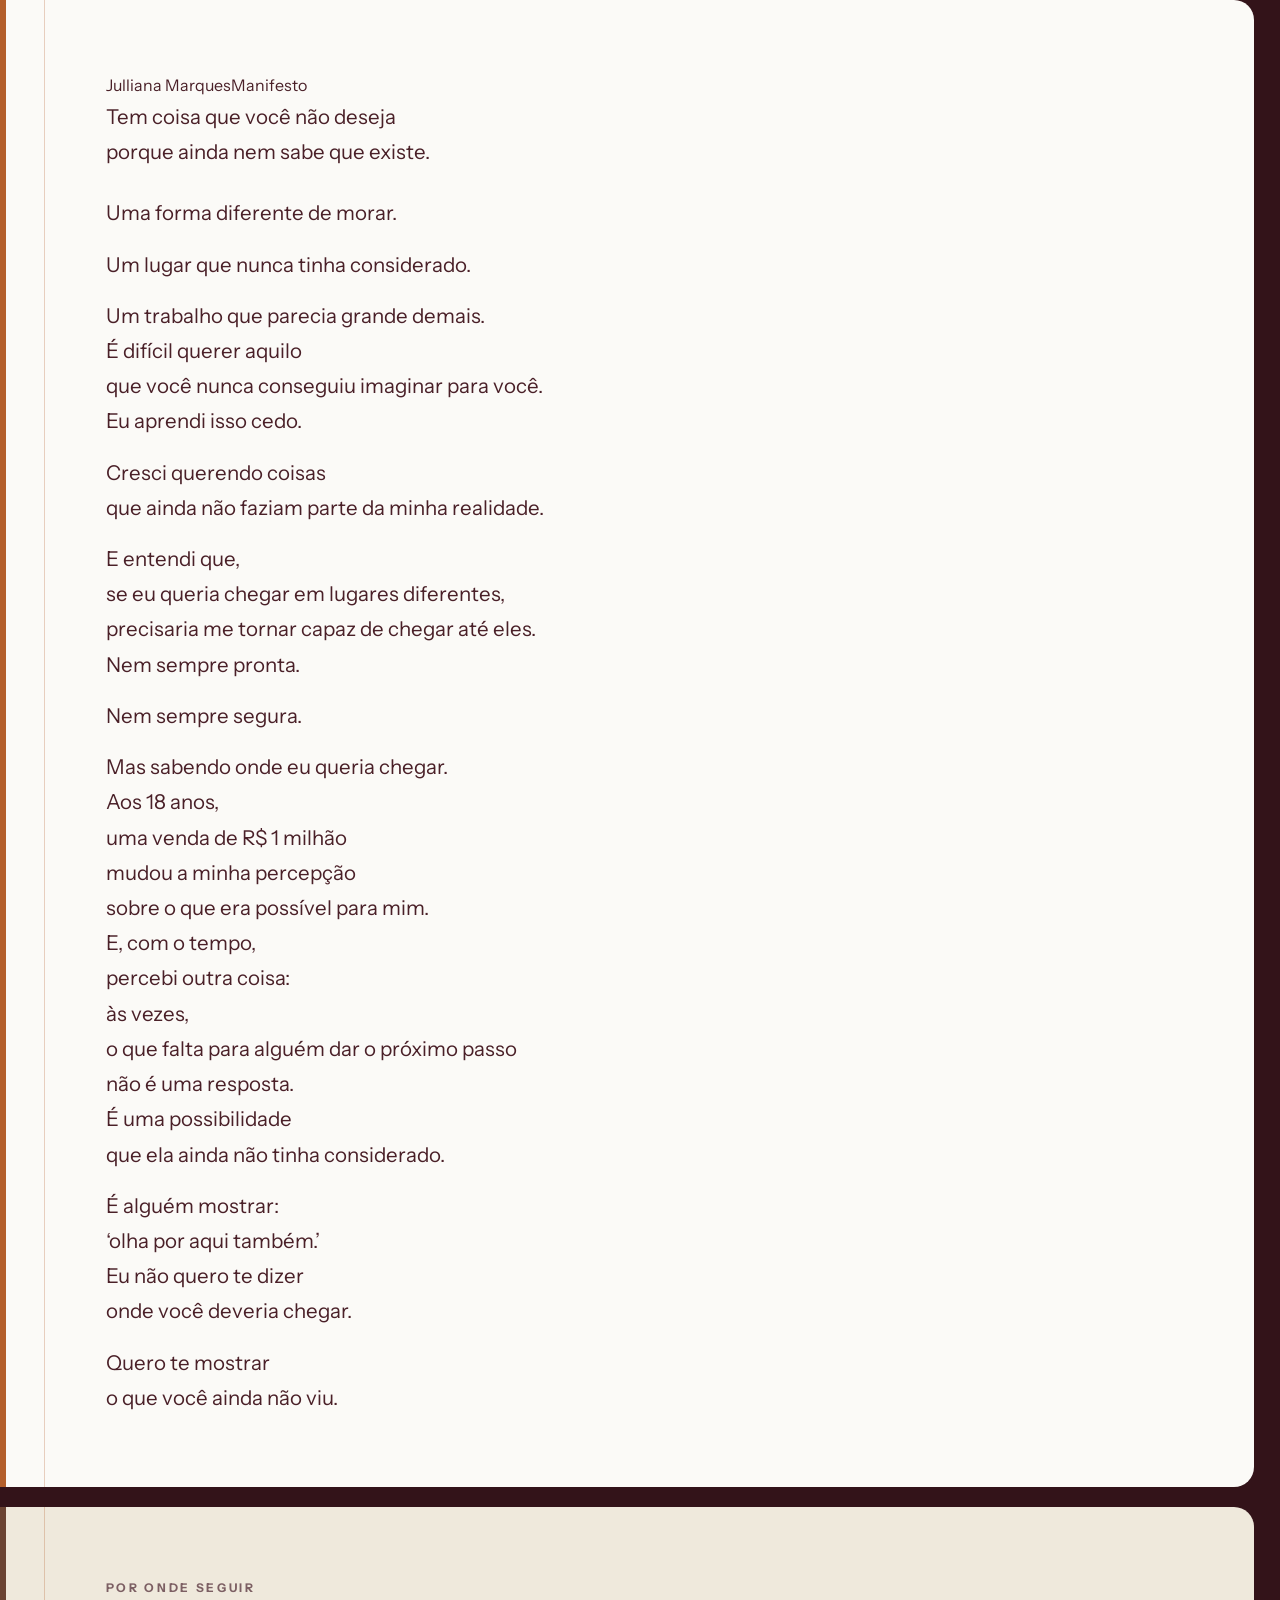
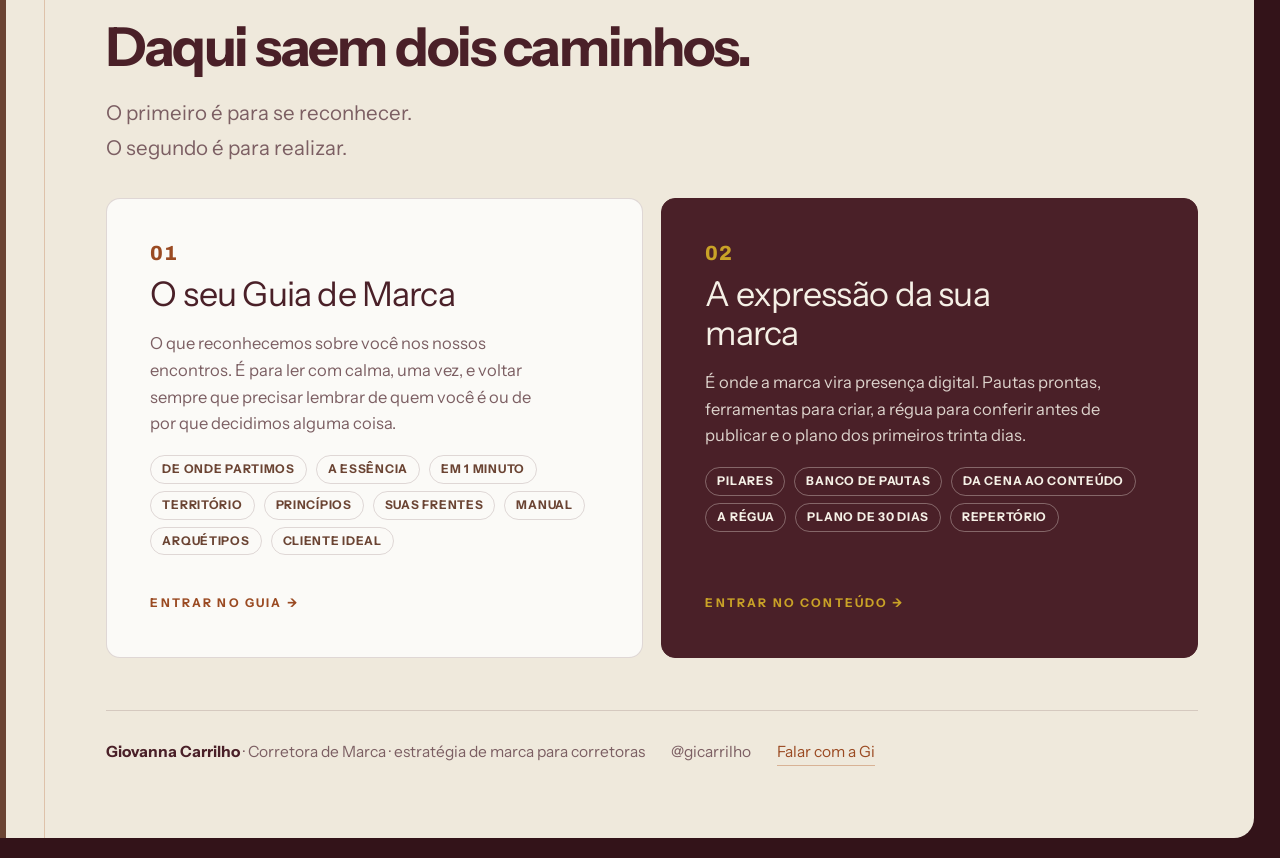
<file: index.html>
<!DOCTYPE html>
<html lang="pt-BR">
<head>
<meta charset="UTF-8">
<meta name="viewport" content="width=device-width, initial-scale=1.0">
<title>Julliana Marques · Leitura de Marca</title>
<meta name="description" content="A Leitura de Marca de Julliana Marques. O manifesto, o guia de marca e a expressão da marca em conteúdo.">
<link rel="icon" href="data:image/svg+xml,%3Csvg xmlns='http://www.w3.org/2000/svg' viewBox='0 0 32 32'%3E%3Crect width='32' height='32' rx='7' fill='%23331319'/%3E%3Ctext x='16' y='22' font-family='Georgia,serif' font-size='17' font-weight='bold' fill='%23C9A227' text-anchor='middle'%3EJ%3C/text%3E%3C/svg%3E">
<meta name="theme-color" content="#331319">
<link rel="preconnect" href="https://fonts.googleapis.com">
<link rel="preconnect" href="https://fonts.gstatic.com" crossorigin>
<link href="https://fonts.googleapis.com/css2?family=Fraunces:ital,opsz,wght@1,9..144,400..600&family=Archivo:wght@600;700;800&family=Instrument+Sans:wght@300;400;500;600;700&display=swap" rel="stylesheet">
<link rel="stylesheet" href="estilo.css?v=20260925">
</head>
<body class="casa">

<i id="prog" aria-hidden="true"></i>
<main id="main"></main>

<script src="comum.js?v=20260925"></script>
<script>
comDados(function(){

window.CASA = "Leitura de Marca";

/* ===========================================================================
   1 · O MANIFESTO, INTEIRO, EM UMA TELA SÓ.
   Os blocos do dados.js viram grupos. Um "p" fecha um grupo e abre o seguinte.
   Os grupos são distribuídos na grade na ordem abaixo.
   =========================================================================== */
function grupos(blocos){
  var g=[], atual=null;
  blocos.forEach(function(b){
    if(b.n==="p"){ atual=null; return; }
    if(!atual || atual.tipo!==b.n){ atual={tipo:b.n, textos:[]}; g.push(atual); }
    atual.textos.push(b.t);
  });
  return g;
}
function textos(g,cls){
  if(!g) return "";
  return '<div class="'+cls+'">'+g.textos.map(function(t){return '<p>'+enf(t)+'</p>'}).join("")+'</div>';
}

var G = grupos(MANIFESTO.blocos);

var cabeca =
  '<div class="mfc-cab">'+
    '<span class="nome">'+esc(MARCA.cliente)+'</span>'+
    '<span class="rot">'+esc(MANIFESTO.rot)+'</span>'+
  '</div>';

var composicao;
if(G.length===11){
  composicao =
    '<div class="mfc-texto">'+
      textos(G[0],"corpo")+
      textos(G[1],"corpo lista")+
      textos(G[2],"hero")+
      textos(G[3],"corpo")+
      textos(G[4],"corpo tri")+
      textos(G[5],"corpo marco")+
      textos(G[6],"corpo")+
      textos(G[7],"hero")+
      textos(G[8],"corpo")+
      textos(G[9],"corpo fala")+
    '</div>'+
    '<div class="mfc-fim">'+G[10].textos.join("\n\n").split("\n\n").map(function(t){
      return '<p>'+enf(t)+'</p>'}).join("")+'</div>';
} else {
  /* se o manifesto mudar de tamanho, empilha tudo em vez de sumir com alguma parte */
  composicao = '<div class="mfc-texto">'+G.map(function(g){
    var cls = g.tipo==="s"?"hero":(g.tipo==="l"?"corpo lista":(g.tipo==="t"?"corpo tri":(g.tipo==="q"?"corpo fala":"corpo")));
    return textos(g,cls);
  }).join("")+'</div>';
}

folha("manifesto",cabeca+composicao,'manifesto');

/* ===========================================================================
   2 · OS DOIS CAMINHOS
   =========================================================================== */
var PORTAS = [
  { n:"01", nome:"O seu Guia de Marca", href:"marca.html",
    ds:"O que reconhecemos sobre você nos nossos encontros. É para ler com calma, uma vez, e voltar sempre que precisar lembrar de quem você é ou de por que decidimos alguma coisa.",
    itens:["De onde partimos","A essência","Em 1 minuto","Território","Princípios","Suas frentes","Manual","Arquétipos","Cliente ideal"],
    vai:"Entrar no guia →" },
  { n:"02", nome:"A expressão da sua marca", href:"conteudo.html", quente:true,
    ds:"É onde a marca vira presença digital. Pautas prontas, ferramentas para criar, a régua para conferir antes de publicar e o plano dos primeiros trinta dias.",
    itens:["Pilares","Banco de pautas","Da cena ao conteúdo","A régua","Plano de 30 dias","Repertório"],
    vai:"Entrar no conteúdo →" }
];

folha("areia caminhos",
  '<div class="rot-ed">por onde seguir</div>'+
  '<h2>Daqui saem dois caminhos.</h2>'+
  '<p class="intro">O primeiro é para se reconhecer.<br>O segundo é para realizar.</p>'+
  '<div class="cxs c2" style="margin-top:clamp(20px,2.6vw,34px)">'+
  PORTAS.map(function(p){
    return '<a class="cx cx-porta'+(p.quente?" quente":"")+'" href="'+at(p.href)+'">'+
      '<span class="np">'+esc(p.n)+'</span>'+
      '<span class="nm">'+br(p.nome)+'</span>'+
      '<p class="ds">'+br(p.ds)+'</p>'+
      '<span class="itens">'+p.itens.map(function(i){return '<span>'+esc(i)+'</span>'}).join("")+'</span>'+
      '<span class="vai">'+esc(p.vai)+'</span>'+
    '</a>';
  }).join("")+'</div>'+
  '<div class="rodape-casa">'+
    '<span><b>'+esc(CONSULTORA.nome)+'</b> · '+esc(CONSULTORA.assinatura)+'</span>'+
    '<span>'+esc(CONSULTORA.instagram)+'</span>'+
    '<a href="'+at(CONSULTORA.whatsapp)+'" target="_blank" rel="noopener">Falar com a Gi</a>'+
  '</div>','caminhos');

montar();
animacoes();

var barra=$("#prog"), tick=false;
function progresso(){
  var h=document.documentElement.scrollHeight-window.innerHeight;
  barra.style.transform="scaleX("+(h>0?Math.min(window.scrollY/h,1):0)+")";
  tick=false;
}
window.addEventListener("scroll",function(){if(!tick){tick=true;requestAnimationFrame(progresso)}},{passive:true});
window.addEventListener("resize",progresso); progresso();

try{ MEM.registrarVisita(); }catch(e){}

});
</script>
</body>
</html>
</file>
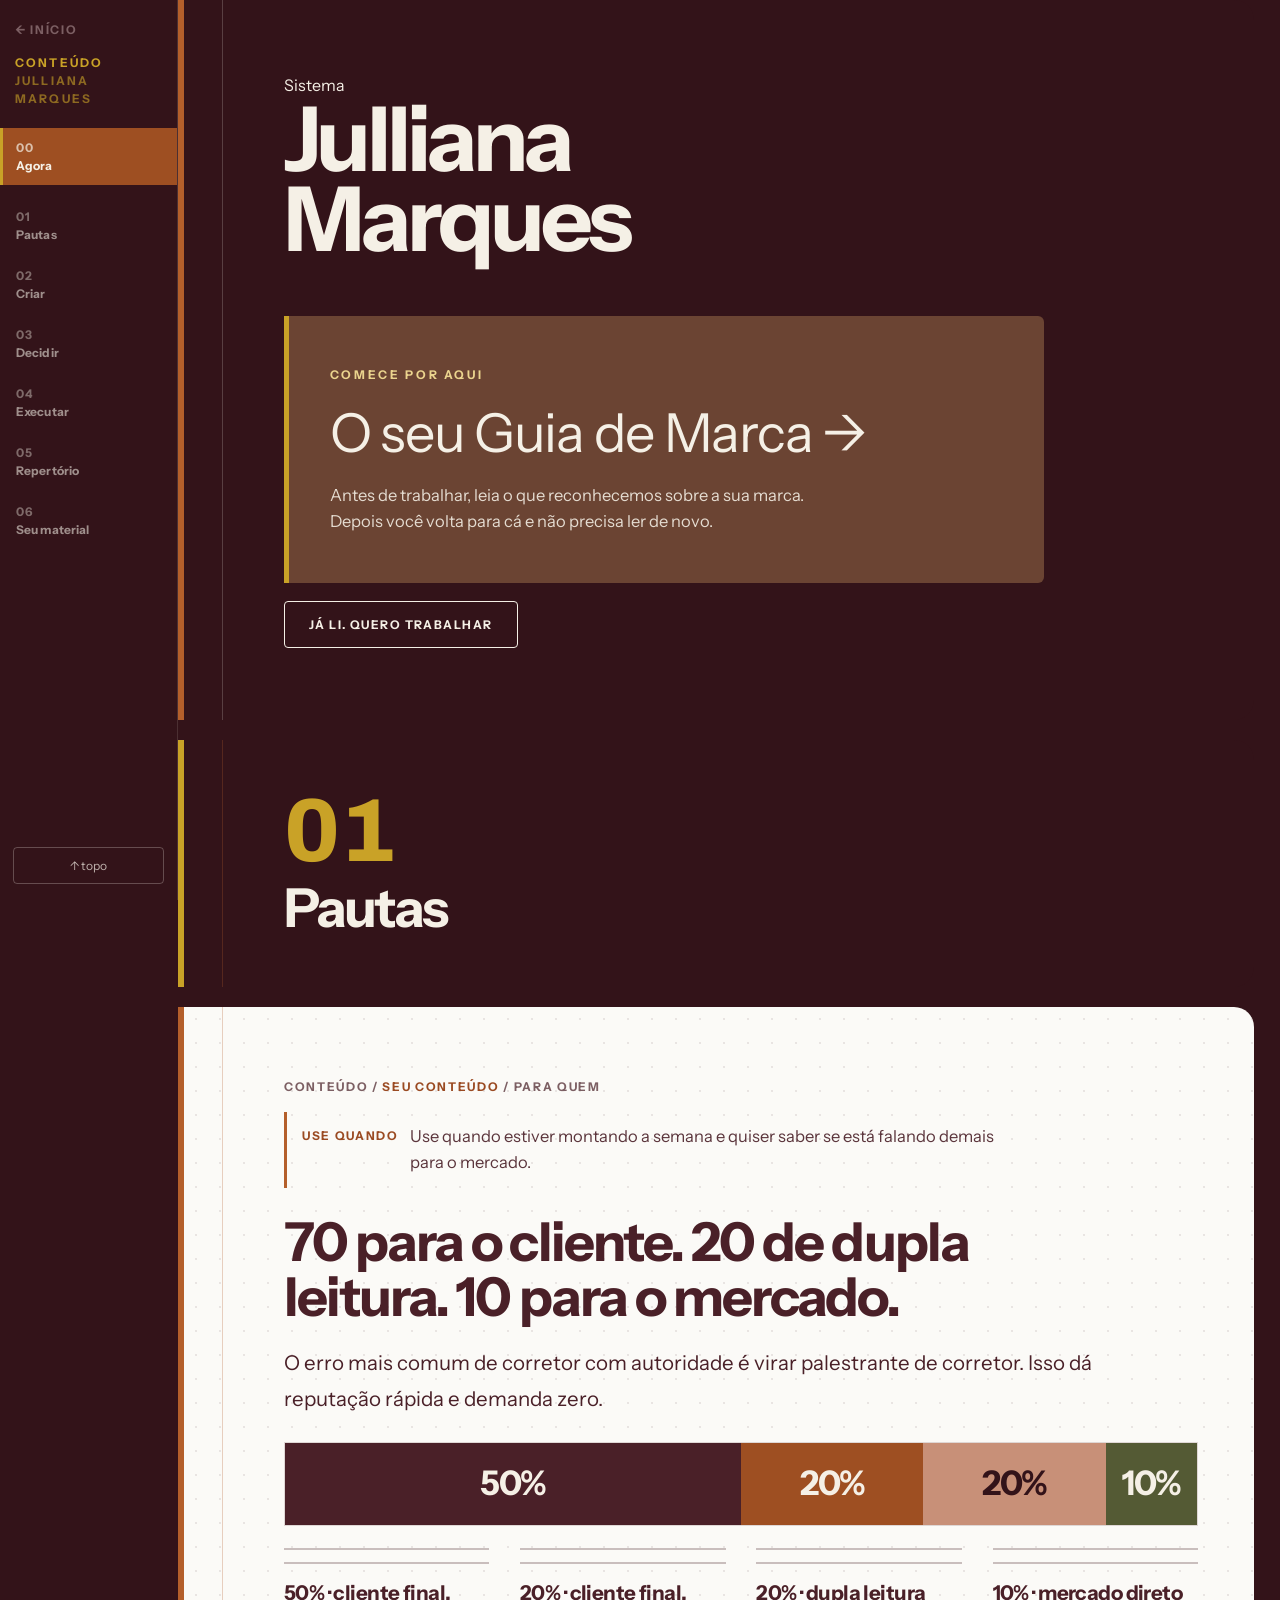
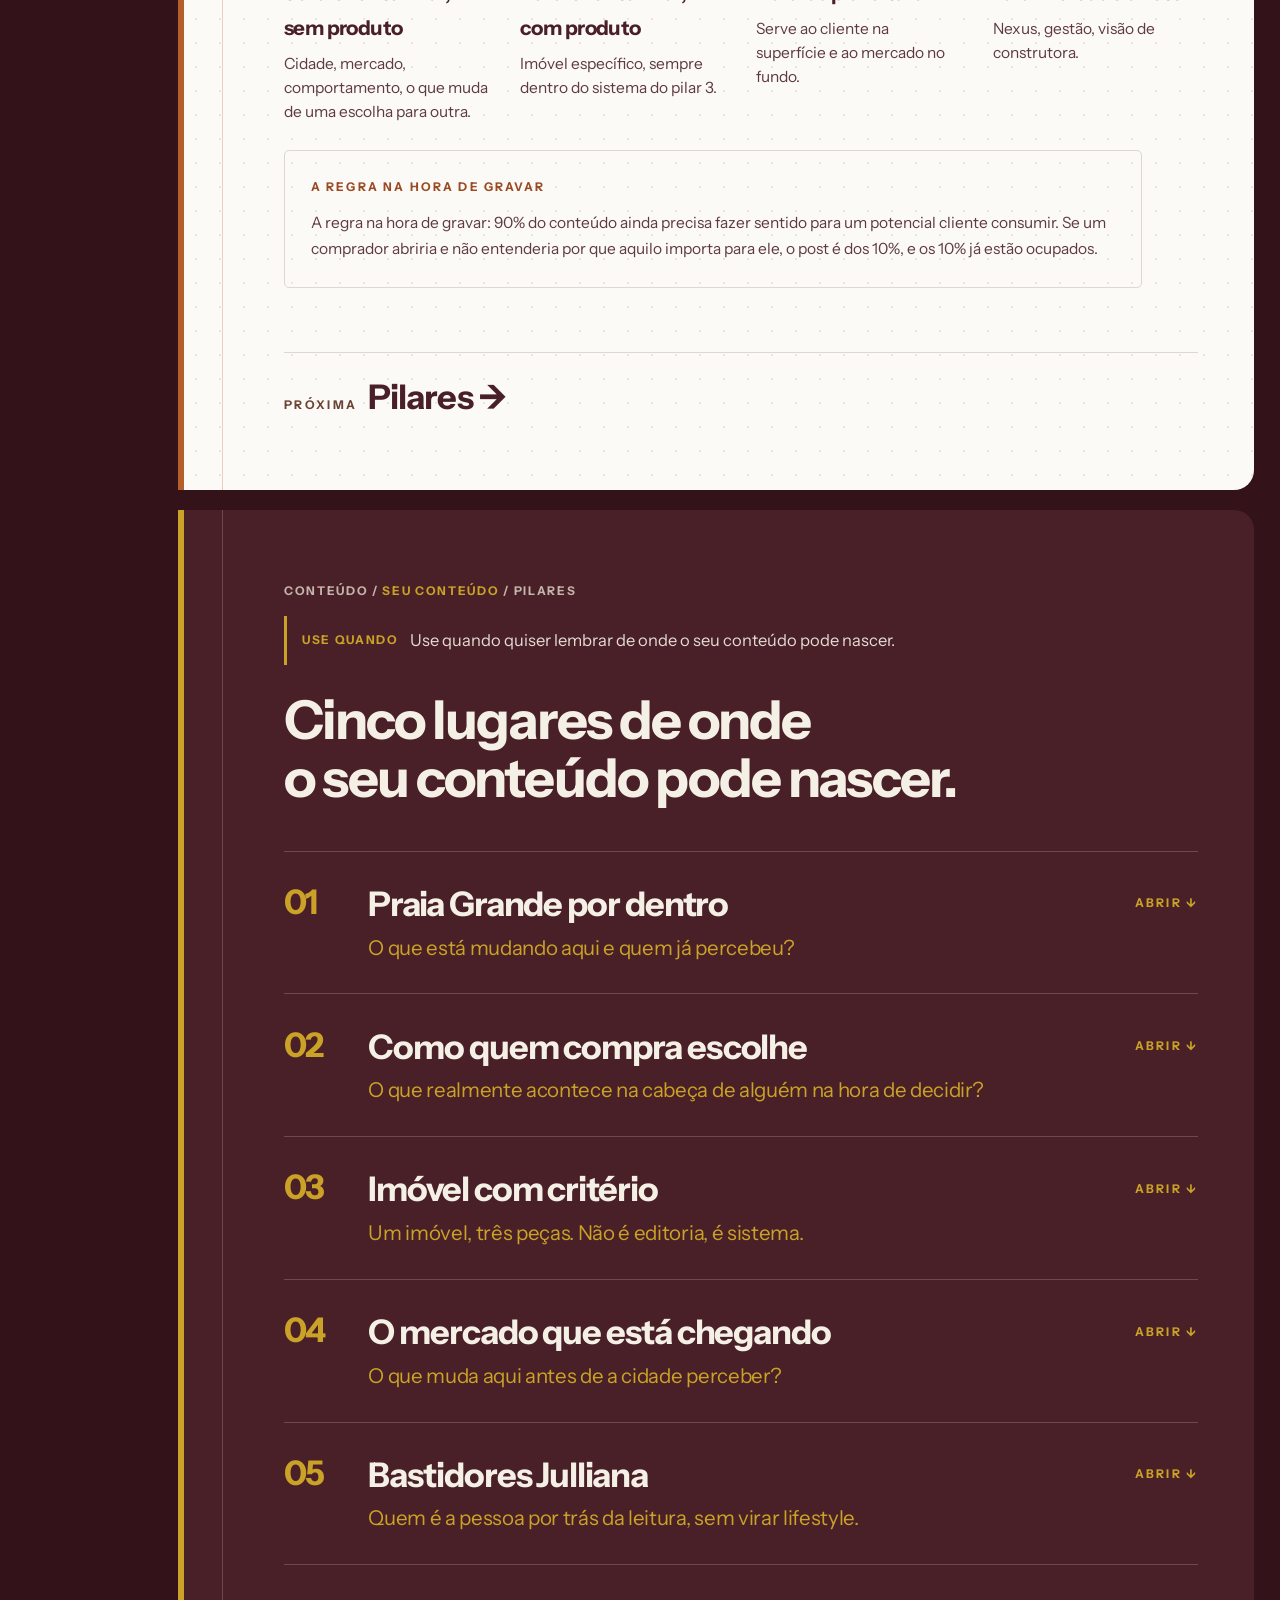
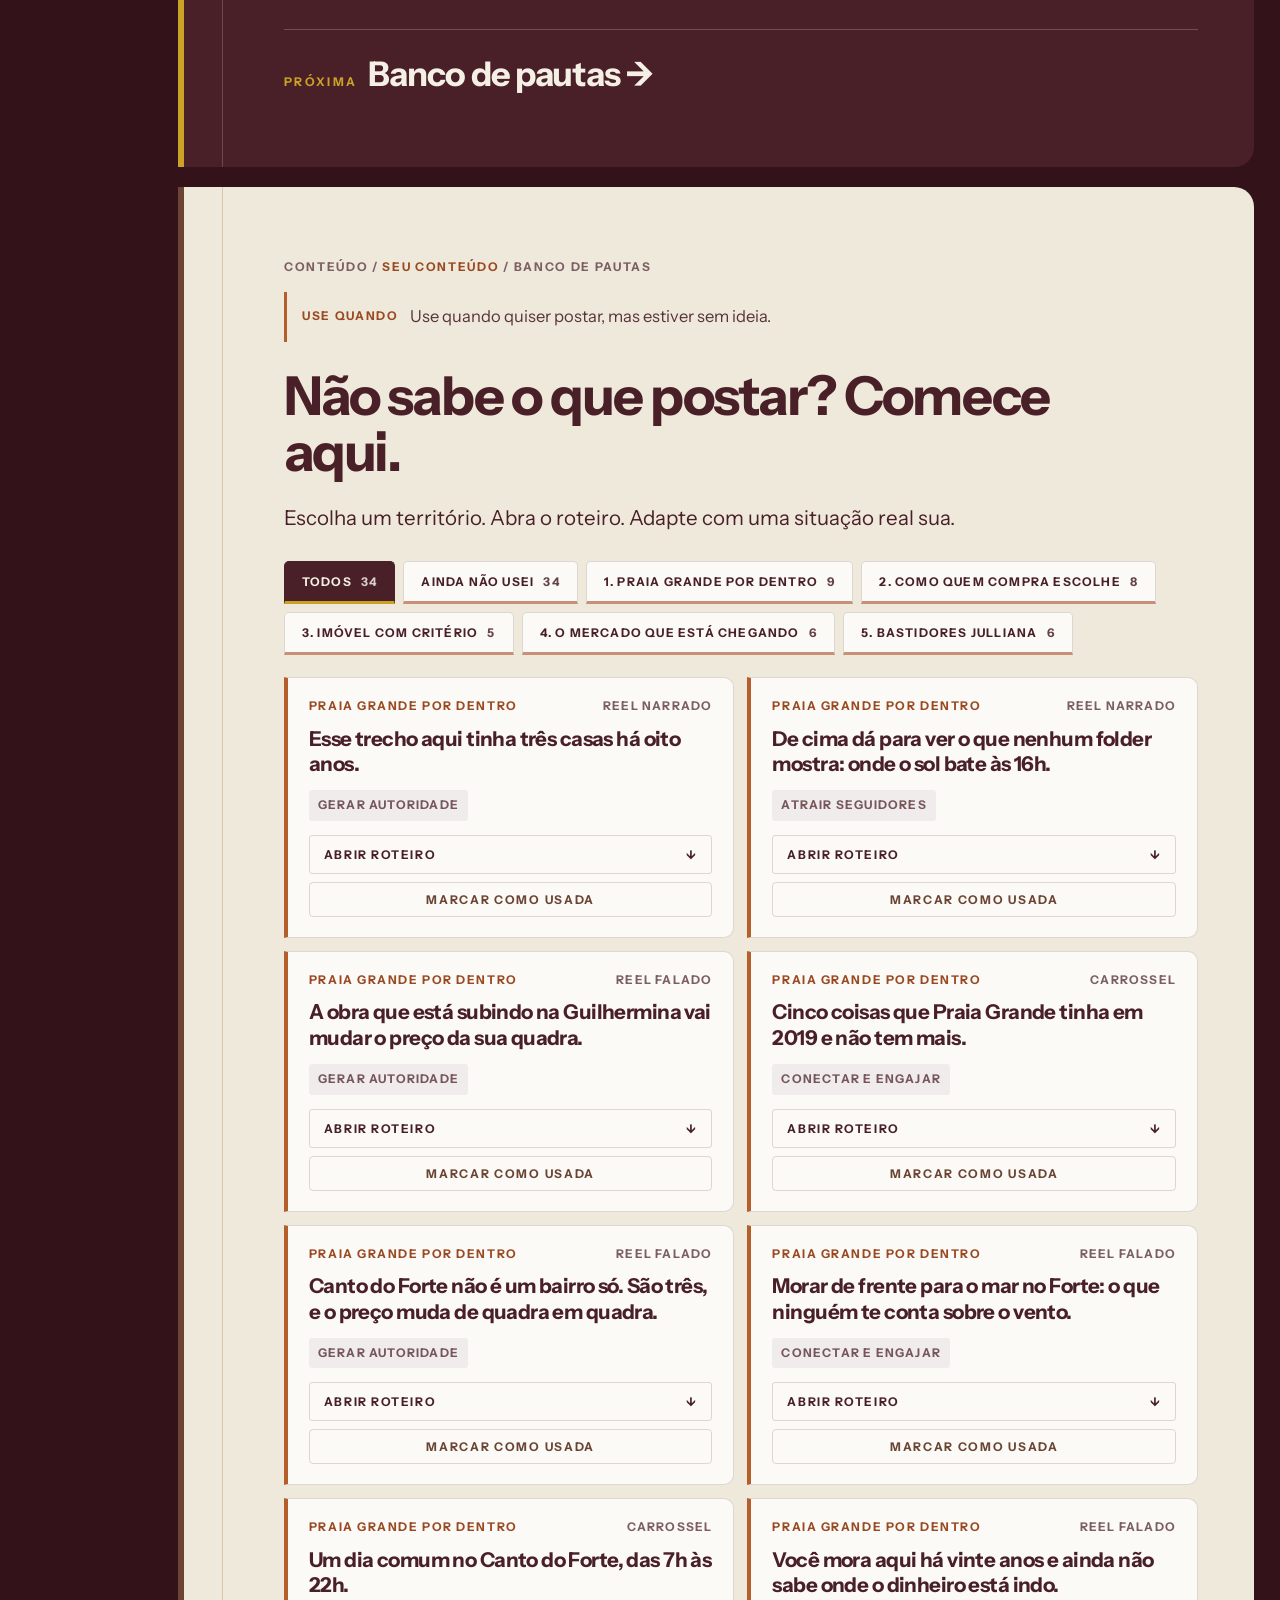
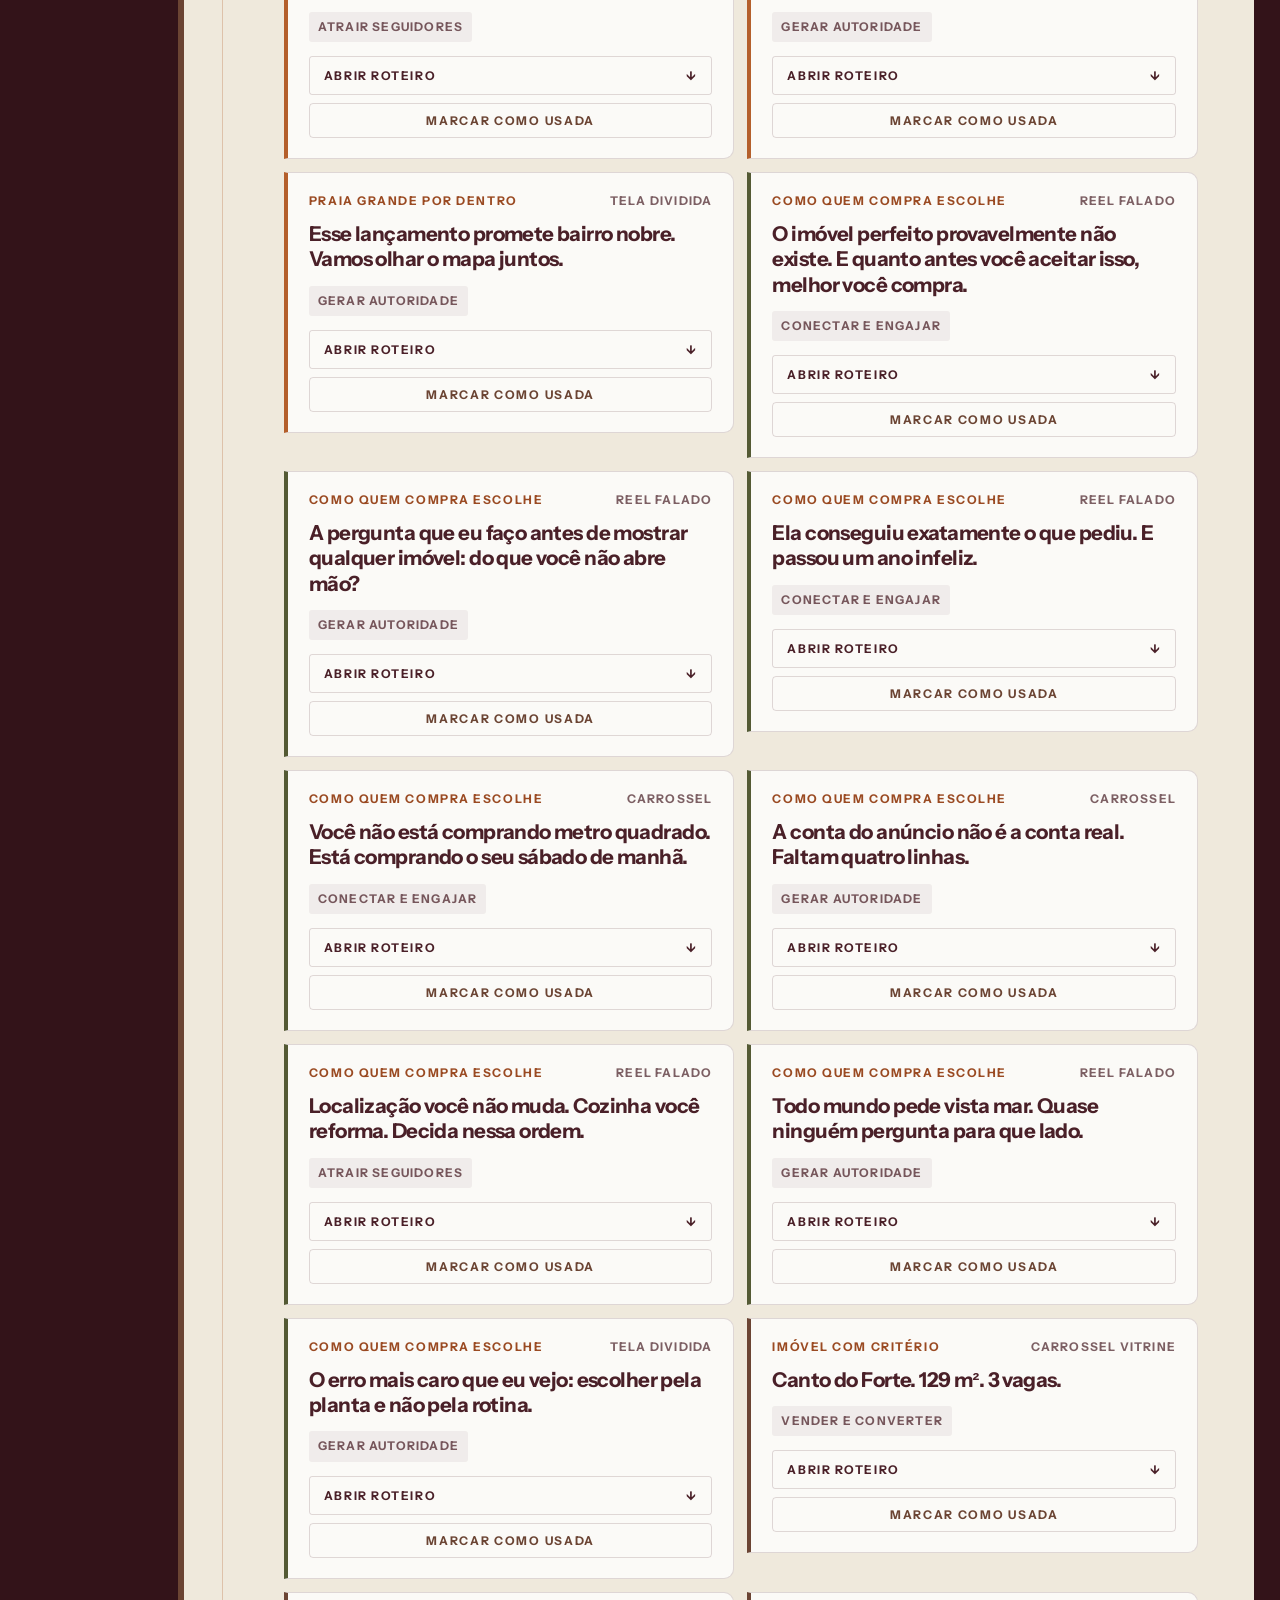
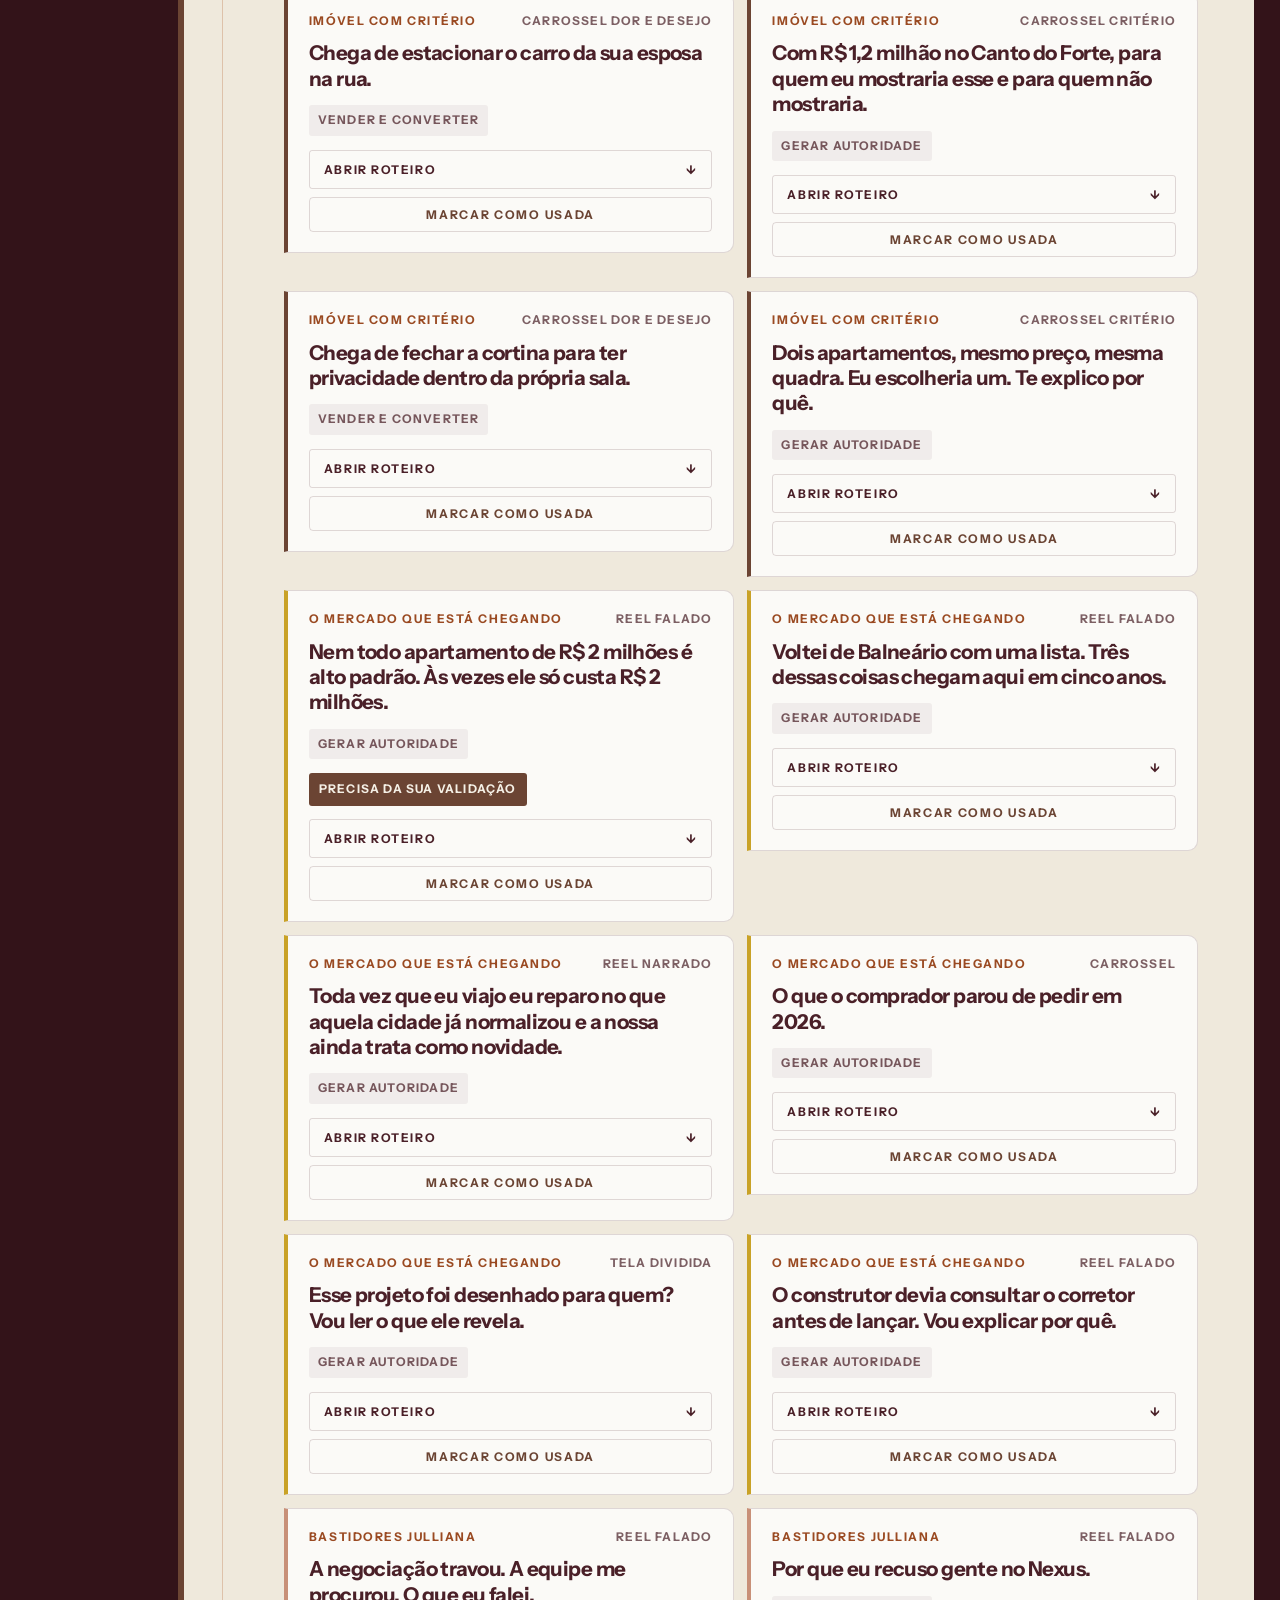
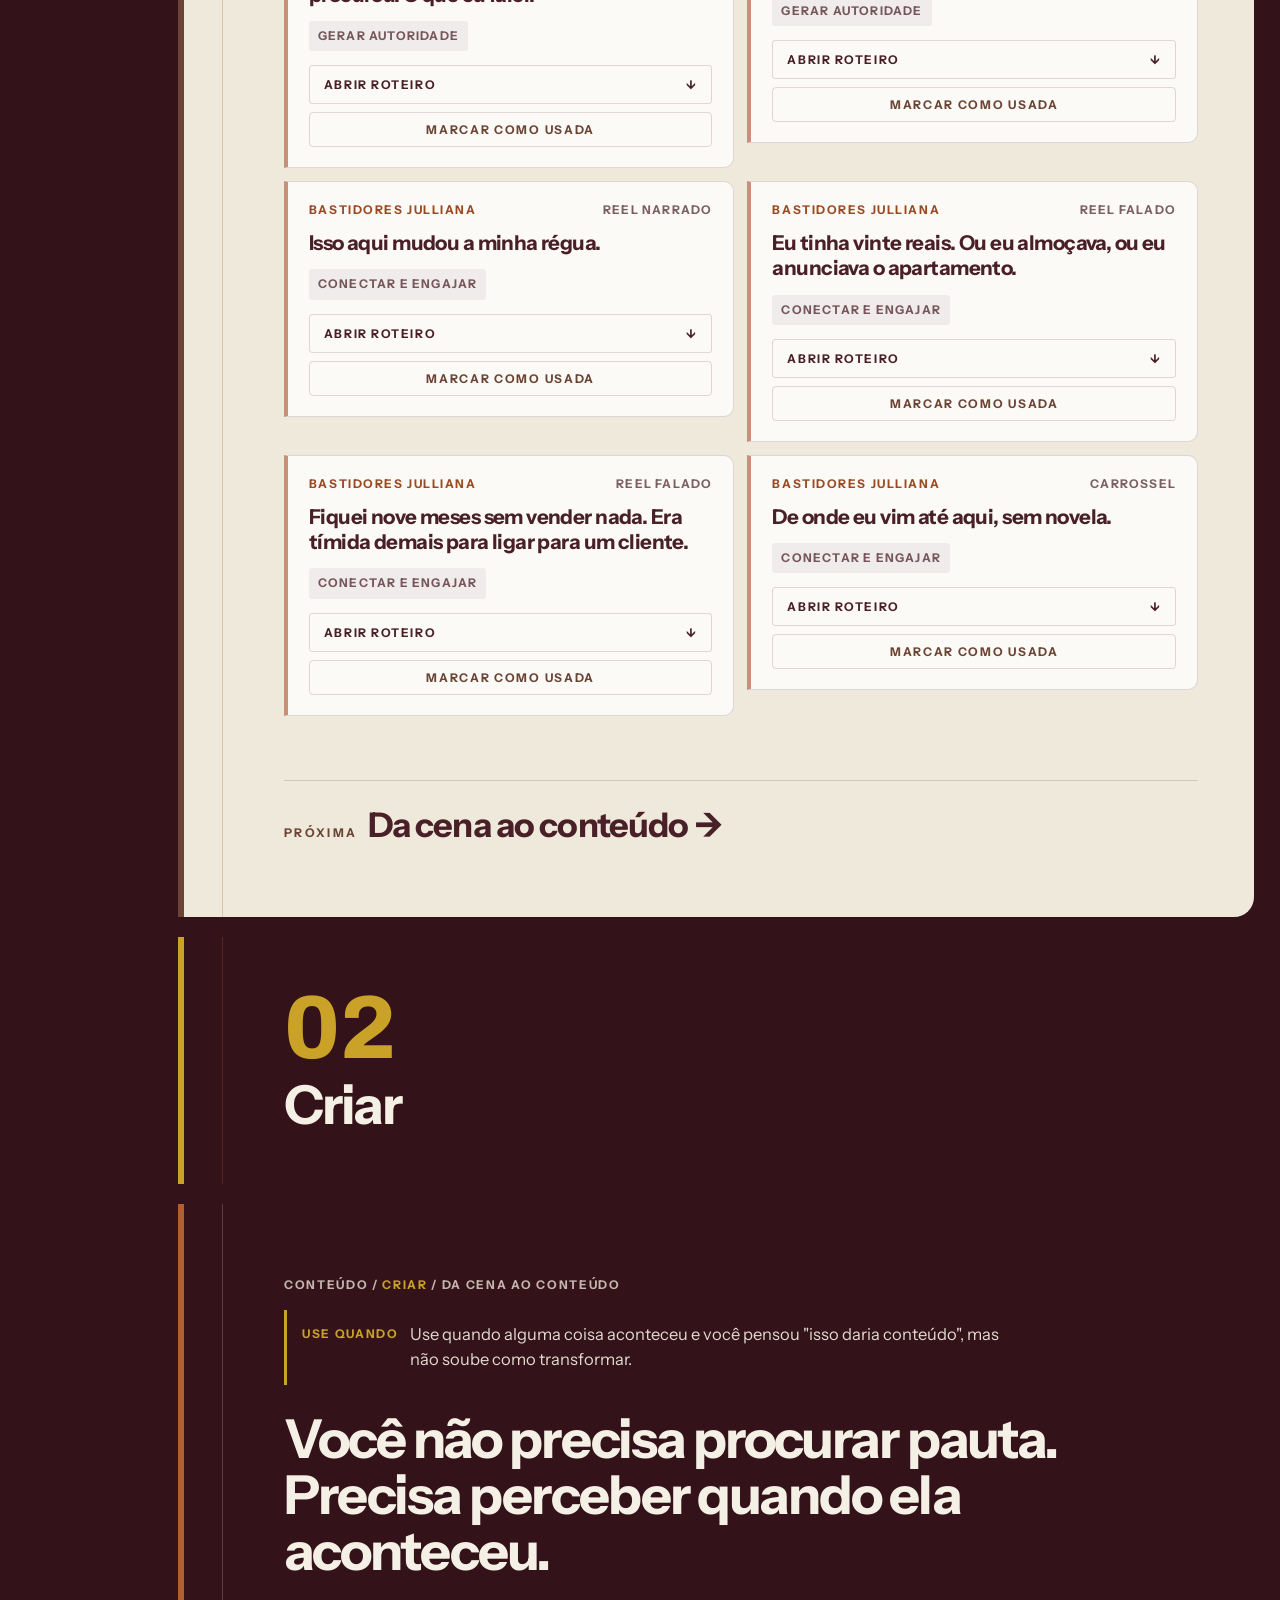
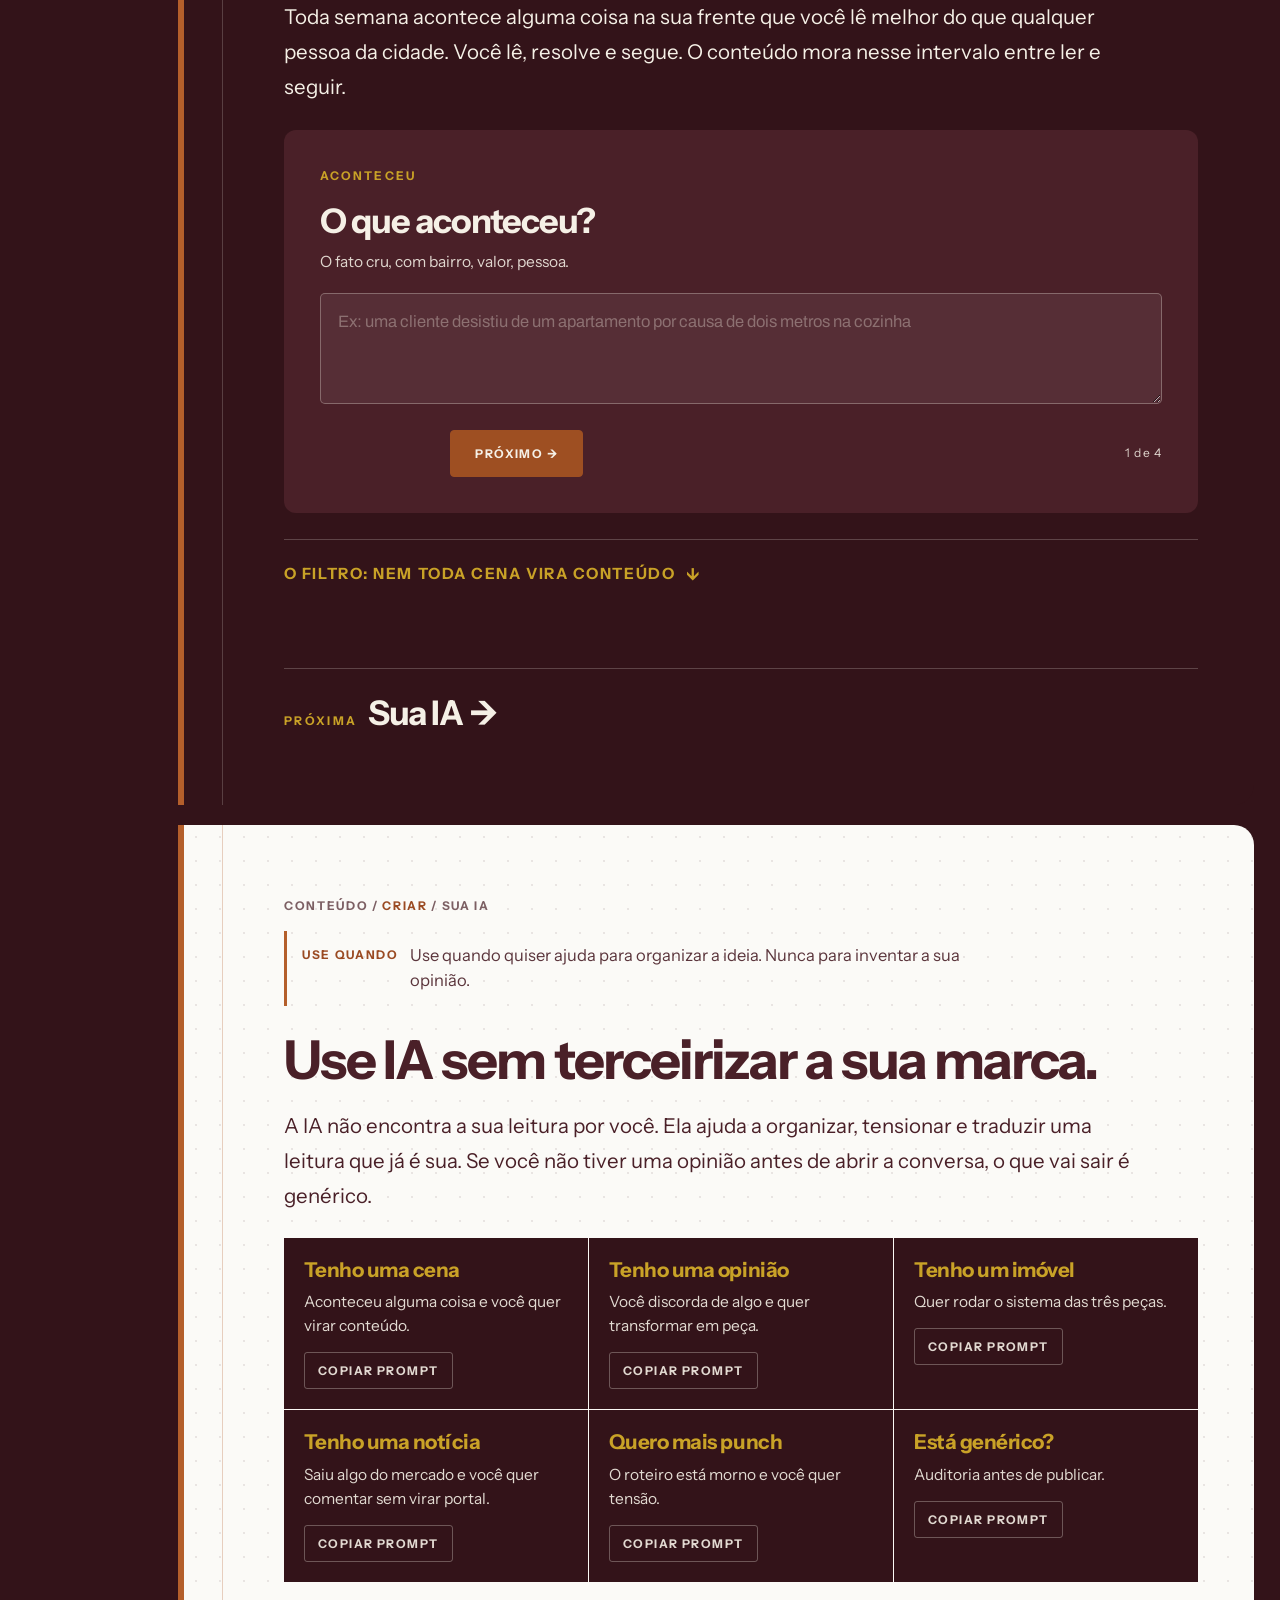
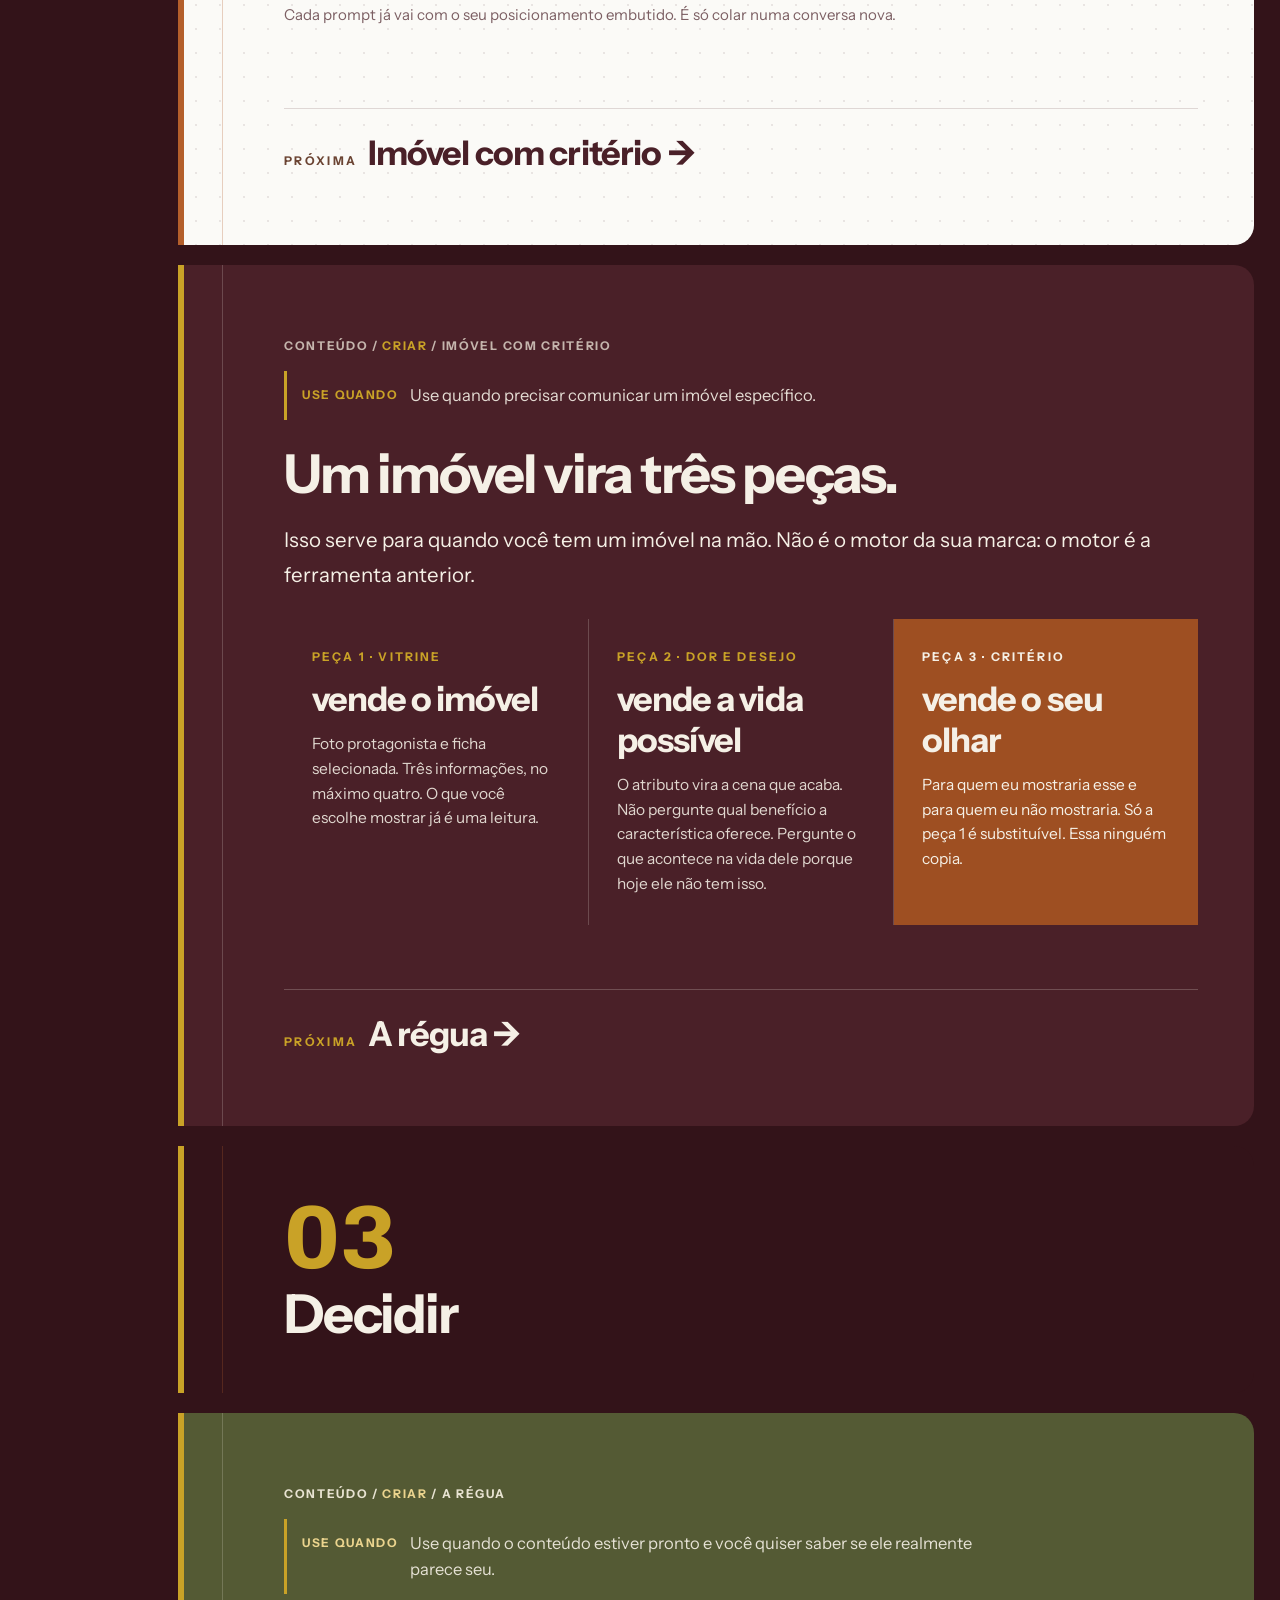
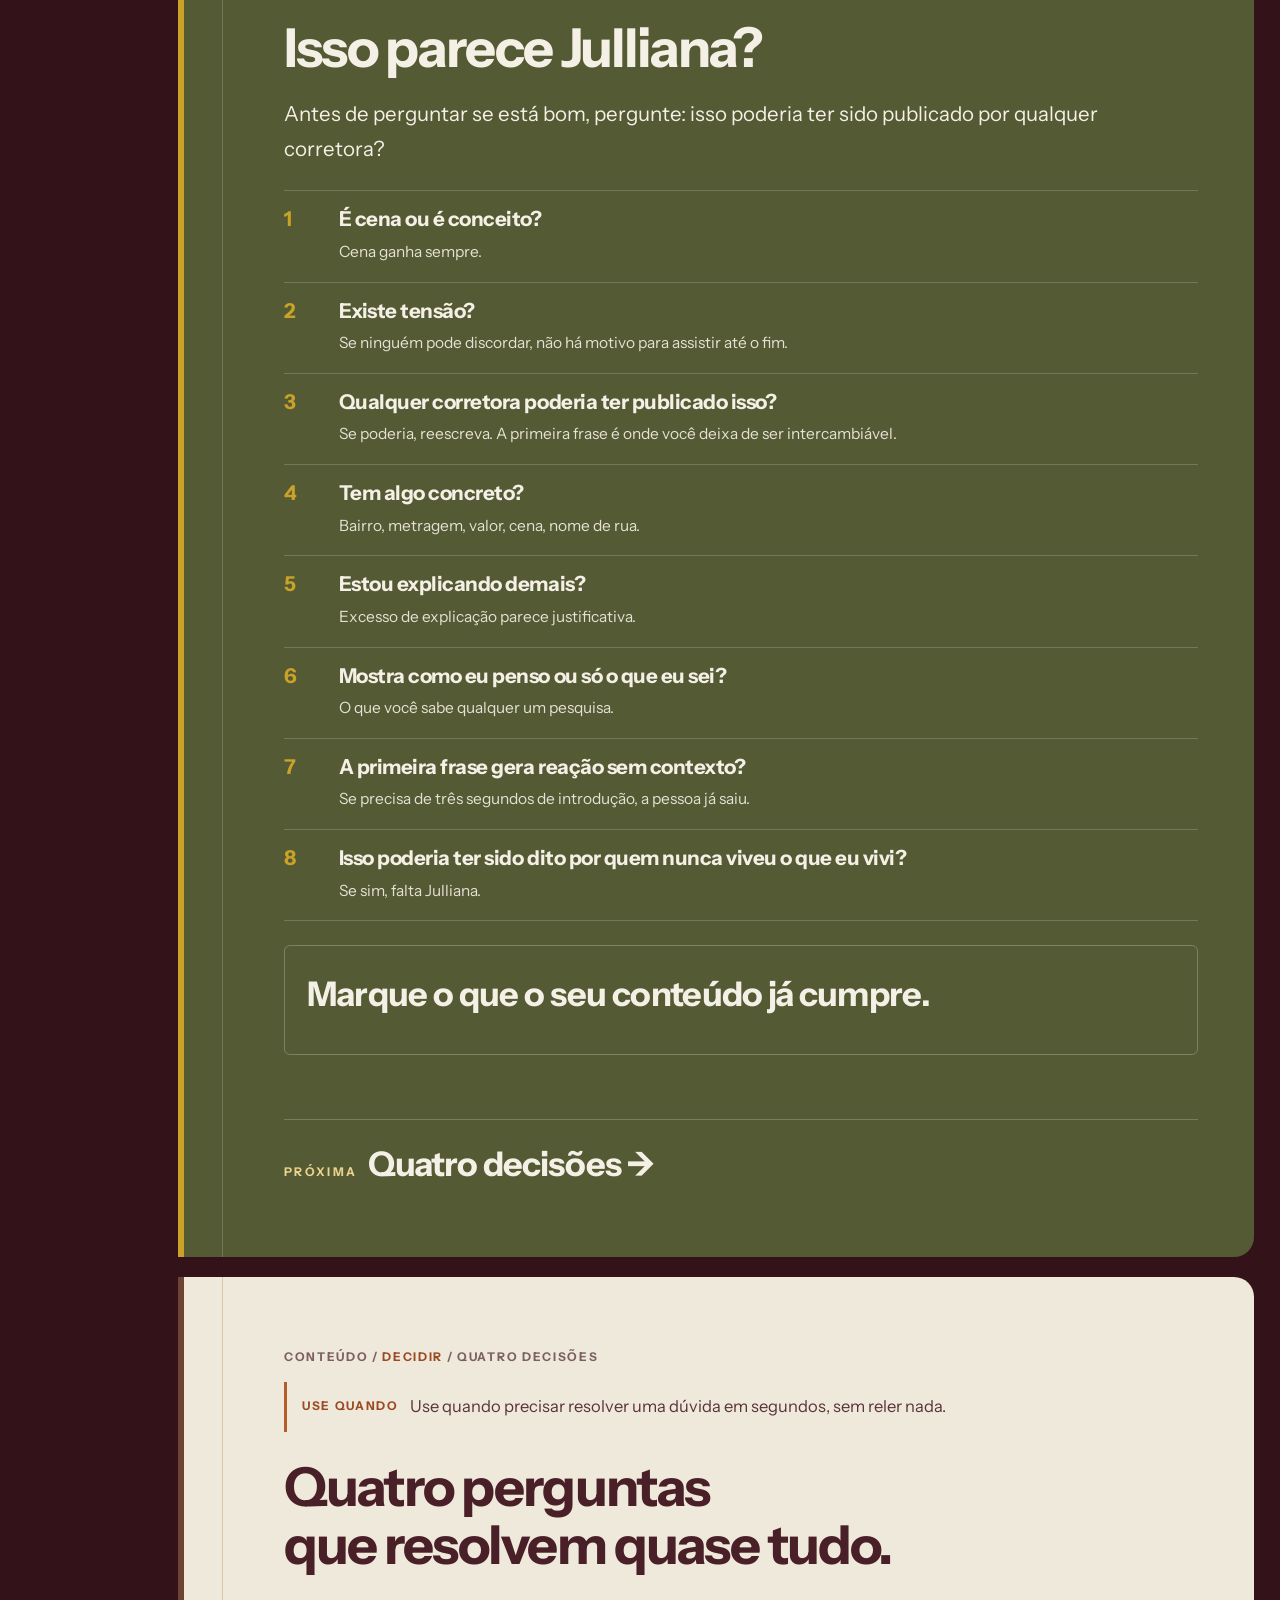
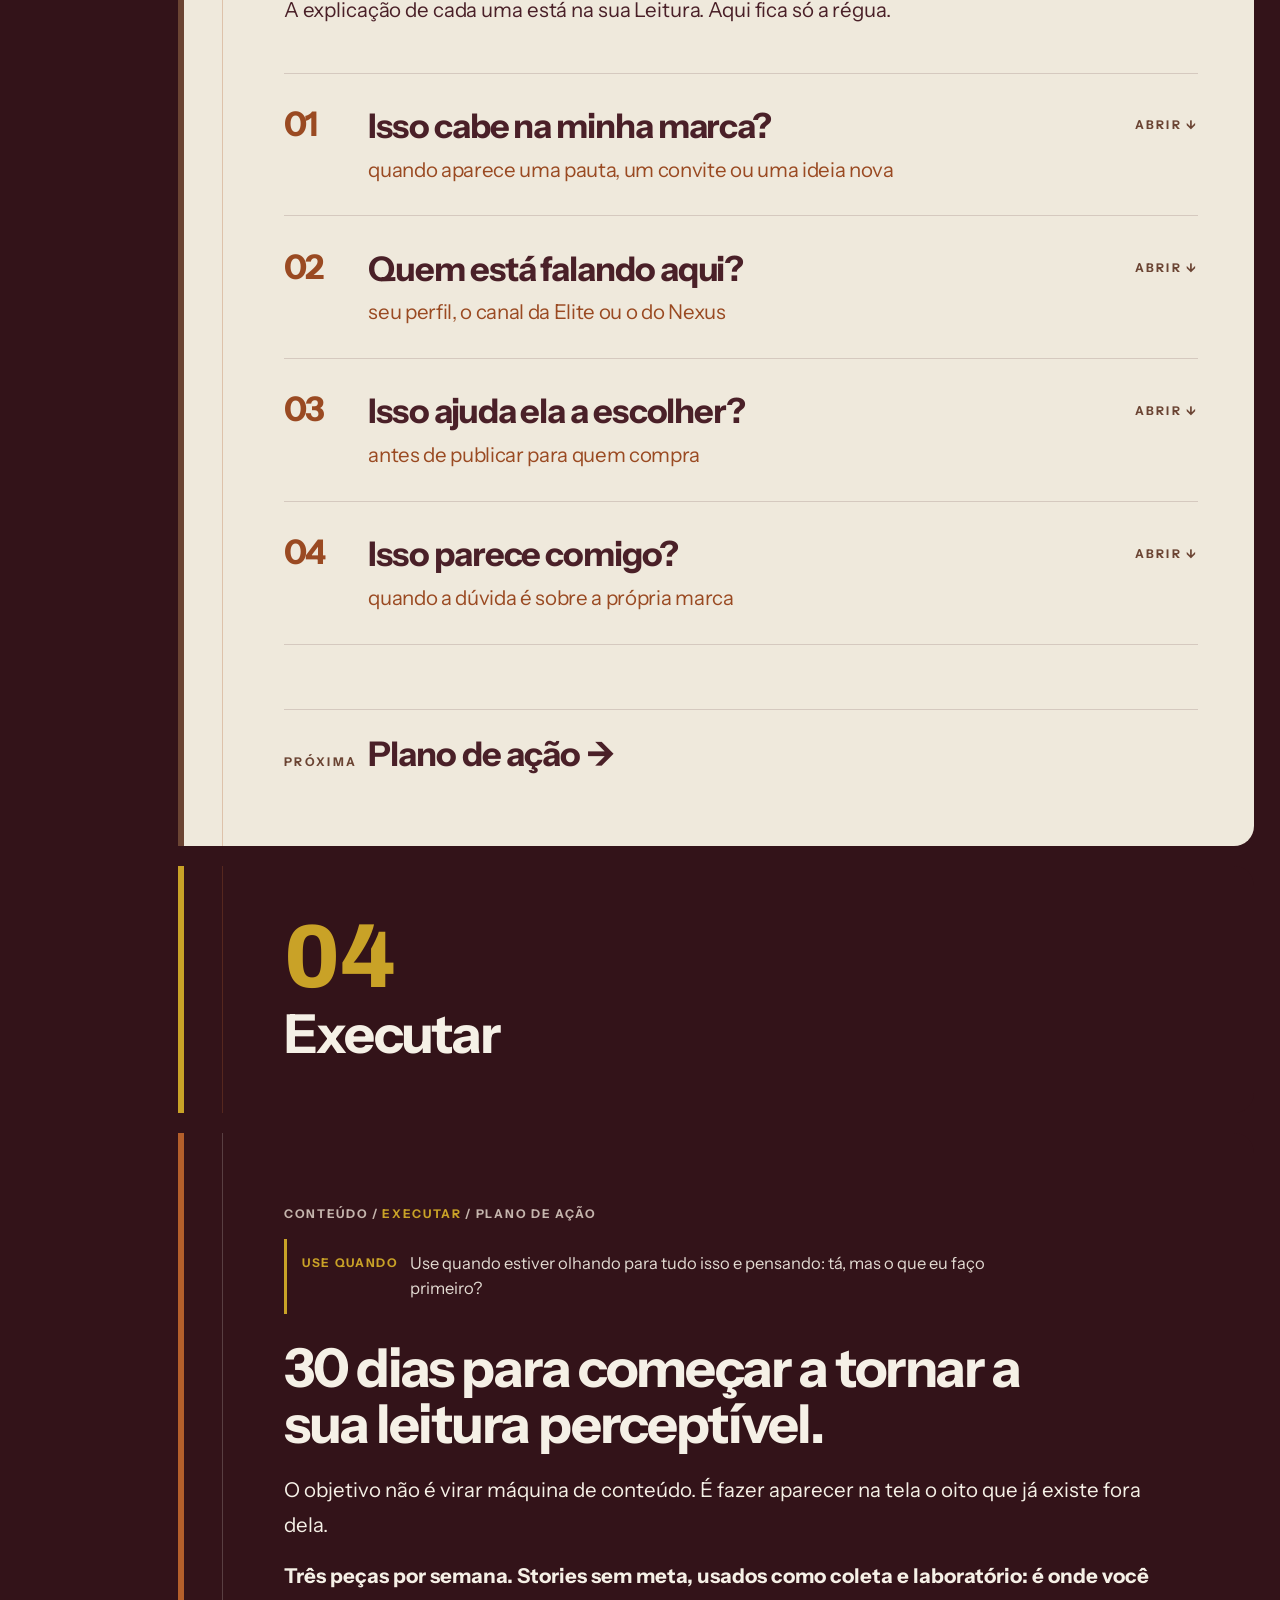
<file: conteudo.html>
<!DOCTYPE html>
<html lang="pt-BR">
<head>
<meta charset="UTF-8">
<meta name="viewport" content="width=device-width, initial-scale=1.0">
<title>Julliana Marques · Conteúdo</title>
<meta name="description" content="O sistema de trabalho da marca de Julliana Marques: banco de pautas, ferramentas de criação, decisões rápidas, plano de ação e repertório.">
<link rel="icon" href="data:image/svg+xml,%3Csvg xmlns='http://www.w3.org/2000/svg' viewBox='0 0 32 32'%3E%3Crect width='32' height='32' rx='7' fill='%23331319'/%3E%3Ctext x='16' y='22' font-family='Georgia,serif' font-size='17' font-weight='bold' fill='%23C9A227' text-anchor='middle'%3EJ%3C/text%3E%3C/svg%3E">
<meta name="theme-color" content="#331319">
<link rel="preconnect" href="https://fonts.googleapis.com">
<link rel="preconnect" href="https://fonts.gstatic.com" crossorigin>
<link href="https://fonts.googleapis.com/css2?family=Fraunces:ital,opsz,wght@1,9..144,400..600&family=Archivo:wght@600;700;800&family=Instrument+Sans:wght@400;500;600;700&display=swap" rel="stylesheet">
<link rel="stylesheet" href="estilo.css?v=20260925">
</head>
<body>

<button class="menu-bt" id="menuBt" aria-label="Abrir menu"><span class="ic">☰</span> <span id="menuTxt">Conteúdo</span></button>
<aside class="rail" id="rail">
  <a class="rail-casa" href="index.html">← início</a>
  <div class="marca" id="railMarca"></div>
  <nav id="navAbas" aria-label="Seções"></nav>
  <button class="topo" id="btTopo">↑ topo</button>
</aside>

<i id="prog" aria-hidden="true"></i>
<main id="main"></main>

<div class="fundo" id="fundoDiag" role="dialog" aria-modal="true">
  <div class="cartao">
    <button class="fechar" data-fecha="fundoDiag" aria-label="Fechar">×</button>
    <div class="migalha"><b>estou travada</b></div>
    <h3>O que está acontecendo agora?</h3>
    <p style="margin-bottom:12px">Escolhe a frase que mais parece com o seu momento.</p>
    <div id="diagLista"></div>
  </div>
</div>

<script src="comum.js?v=20260925"></script>
<script>
comDados(function(){

var CASA = "Conteúdo";
window.CASA = CASA;
$("#menuTxt").textContent = "Conteúdo";
$("#railMarca").innerHTML = "Conteúdo<br><span style='opacity:.6;font-weight:700'>"+esc(MARCA.cliente)+"</span>";

var GRUPOS=[
  {id:"g0",n:"00",l:"Agora"},
  {id:"g1",n:"01",l:"Pautas"},
  {id:"g2",n:"02",l:"Criar"},
  {id:"g3",n:"03",l:"Decidir"},
  {id:"g4",n:"04",l:"Executar"},
  {id:"g5",n:"05",l:"Repertório"},
  {id:"g6",n:"06",l:"Seu material"}
];

/* ===== 00 AGORA ===== */
var CH="plano30-"+MARCA.cliente.toLowerCase().replace(/\s+/g,"-");
var pFeitos=guarda.ler(CH,[]);
var pSem=guarda.ler(CH+"-sem",0);
var pTotal=PLANO.semanas.reduce(function(a,s){return a+s.itens.length},0);
var jaLeu=MEM.leu();
var diasFora=MEM.diasDesde(MEM.registrarVisita());

function estadoLinha(){
  if(pFeitos.length>=pTotal) return "Plano de 30 dias concluído. Agora o ritmo é seu.";
  var s=PLANO.semanas[pSem];
  var fSem=s.itens.filter(function(_,i){return pFeitos.indexOf(pSem+"-"+i)>-1}).length;
  return s.w.charAt(0).toUpperCase()+s.w.slice(1)+" de "+PLANO.semanas.length+
    " · "+fSem+" de "+s.itens.length+" peças desta semana";
}

var portas=[
  {q:"Tenho uma cena",  d:"Aconteceu alguma coisa e eu quero transformar em conteúdo", a:"criar"},
  {q:"Preciso de uma ideia", d:"Não tenho cena. Quero escolher no banco", a:"pautas"},
  {q:"Gravei, está bom?", d:"Passar na régua antes de publicar", a:"regua"},
  {q:"Estou travada", d:"Me ajuda a descobrir para onde ir", a:"diagnostico", dest:true}
];

var esta = (function(){
  if(pFeitos.length>=pTotal) return "";
  var s=PLANO.semanas[pSem];
  return '<div class="ag-sem"><div class="rot-ed">o que está aberto esta semana</div>'+
    '<div class="foco">'+esc(s.foco)+'</div>'+
    '<ul class="ag-itens">'+s.itens.map(function(it,i){
      var id=pSem+"-"+i;
      return '<li data-id="'+id+'" class="'+(pFeitos.indexOf(id)>-1?"ok":"")+'"><span class="mk">✓</span><span>'+esc(it)+'</span></li>';
    }).join("")+'</ul>'+
    '<button class="bt" data-alvo="plano">Ver o plano inteiro →</button></div>';
})();

var decisoes=[
  {t:"Isso cabe na minha marca?", d:"para uma pauta, um convite ou uma ideia nova"},
  {t:"Quem está falando aqui?",   d:"seu perfil, o da Elite ou o do Nexus"},
  {t:"Isso ajuda ela a escolher?",d:"antes de publicar para quem compra"},
  {t:"Isso parece comigo?",       d:"quando a dúvida é sobre a própria marca"}
];

folha("tinta agora",
  '<div class="ag-topo"><div class="prod">Sistema</div>'+
  '<h1>'+esc(MARCA.cliente).replace(" ","<br>")+'</h1></div>'+

  (!jaLeu
    ? '<a class="porta-out primeira" href="marca.html">'+
        '<span class="rot">comece por aqui</span>'+
        '<span class="nm">O seu Guia de Marca →</span>'+
        '<span class="ds">Antes de trabalhar, leia o que reconhecemos sobre a sua marca. Depois você volta para cá e não precisa ler de novo.</span>'+
      '</a>'+
      '<button class="bt" id="jaLi" style="margin-top:18px">Já li. Quero trabalhar</button>'
    : '<div class="ag-estado">'+
        '<div class="ag-agora">'+esc(estadoLinha())+'</div>'+
        (diasFora>=3 ? '<div class="ag-fora">Faz '+diasFora+' dias desde a sua última visita.</div>' : '')+
      '</div>'+
      '<div class="ag-portas">'+portas.map(function(p){
        return '<button class="at'+(p.dest?" destaque":"")+'" data-alvo="'+p.a+'">'+
          '<span class="q">'+esc(p.q)+'</span><span class="d">'+esc(p.d)+'</span><span class="seta">→</span></button>';
      }).join("")+'</div>'+
      esta+
      '<div class="ag-dec"><div class="rot-ed">decidir rápido</div>'+
      decisoes.map(function(d){
        return '<button class="ag-d" data-alvo="decisoes"><b>'+esc(d.t)+'</b><span>'+esc(d.d)+'</span></button>';
      }).join("")+'</div>'+
      '<a class="ag-volta" href="marca.html">Revisitar o seu Guia de Marca →</a>'
  ),'g0');

divisor(GRUPOS[1]);

folha("grade",mig("Seu Conteúdo","Para quem")+usar(DISTRIBUICAO.usar)+
  '<h2>'+esc(DISTRIBUICAO.titulo)+'</h2>'+
  '<p>'+esc(DISTRIBUICAO.resumo)+'</p>'+
  '<div class="bar">'+DISTRIBUICAO.itens.map(function(d){return '<div class="'+d.cor+'">'+d.pc+'%</div>'}).join("")+'</div>'+
  '<div class="leg">'+DISTRIBUICAO.itens.map(function(d){
    return '<div><div class="pc">'+d.pc+'% · '+esc(d.t)+'</div><p>'+esc(d.d)+'</p></div>';
  }).join("")+'</div>'+
  '<div class="aviso"><span class="nt">a regra na hora de gravar</span><p>'+esc(DISTRIBUICAO.regra)+'</p></div>');

/* ---------- referências de cada pilar ---------- */
function codigoIG(u){
  var m = String(u||"").match(/instagram\.com\/(?:p|reel|reels|tv)\/([A-Za-z0-9_-]+)/);
  return m ? m[1] : "";
}
function refs(p){
  var lista = p.referencias || [];
  if(!lista.length){
    return '<div class="rot-ed">referências deste pilar</div>'+
      '<div class="vazio"><b>COLAR AQUI.</b> Quando você encontrar um post que serve de referência para este pilar, '+
      'copie o link no Instagram e cole no dados.js, dentro de <b>referencias</b> do pilar '+esc(p.n)+'. '+
      'Ele aparece aqui, já com a sua análise do lado.</div>';
  }
  return '<div class="rot-ed">referências deste pilar</div>'+
    '<div class="refs-grade">'+lista.map(function(r){
      var c = codigoIG(r.url);
      return '<div class="ref">'+
        (c ? '<iframe loading="lazy" data-src="https://www.instagram.com/p/'+at(c)+'/embed" title="'+at(r.quem||"referência")+'"></iframe>'
           : '<div class="semlink">Link do Instagram não reconhecido. Confira o endereço no dados.js.</div>')+
        '<div class="pq">'+(r.quem?'<div class="quem">'+esc(r.quem)+'</div>':'')+
        '<p>'+br(r.pq||"")+'</p></div></div>';
    }).join("")+'</div>';
}

folha("escura",mig("Seu Conteúdo","Pilares")+usar(PILARES.usar)+
  '<h2 class="h-princ">Cinco lugares de onde<br>o seu conteúdo pode nascer.</h2>'+
  '<div class="pilares">'+PILARES.itens.map(function(p){
    return '<details class="porta"><summary>'+
      '<span class="po-n">'+esc(p.n)+'</span>'+
      '<span><span class="po-t">'+esc(p.nome)+'</span><span class="po-s">'+esc(p.pergunta)+'</span></span>'+
      '<span class="po-cta"></span></summary>'+
      '<div class="man-corpo">'+
        '<div class="rot-ed">o que isso constrói</div>'+
        '<p class="ed-destaque m">'+esc(p.constroi)+'</p>'+
        '<div class="abas-pil">'+
          '<button class="ab on" data-pil="'+at(p.id)+'" data-ab="ed">Editorias</button>'+
          '<button class="ab" data-pil="'+at(p.id)+'" data-ab="ref">Referências'+
            (p.referencias&&p.referencias.length?' <i>'+p.referencias.length+'</i>':'')+'</button>'+
        '</div>'+
        '<div class="pn on" data-pil="'+at(p.id)+'" data-pn="ed">'+
          '<div class="tracos m">'+p.editorias.map(function(e){
            return '<div><div class="tr-w">'+esc(e.t)+'</div><p>'+esc(e.d)+'</p></div>';
          }).join("")+'</div>'+
        '</div>'+
        '<div class="pn refs" data-pil="'+at(p.id)+'" data-pn="ref">'+refs(p)+'</div>'+
      '</div></details>';
  }).join("")+'</div>');

folha("areia",mig("Seu Conteúdo","Banco de pautas")+
  usar("Use quando quiser postar, mas estiver sem ideia.")+
  '<h2>Não sabe o que postar? Comece aqui.</h2>'+
  '<p>Escolha um território. Abra o roteiro. Adapte com uma situação real sua.</p>'+
  '<div class="filtros" id="filtros"></div><div class="pautas" id="listaPautas"></div>','pautas');


divisor(GRUPOS[2]);

folha("tinta",mig("Criar","Da cena ao conteúdo")+usar(CADEIA.usar)+
  '<h2>'+esc(CADEIA.titulo)+'</h2>'+
  '<p>'+esc(CADEIA.resumo)+'</p>'+
  '<div class="wiz" id="wiz">'+
    '<div id="wizPasso"></div>'+
    '<div class="nav">'+
      '<button class="bt" id="wizVoltar">← voltar</button>'+
      '<button class="bt cheio" id="wizProx">próximo →</button>'+
      '<span class="prog" id="wizProg"></span>'+
    '</div>'+
  '</div>'+
  '<div class="resultado" id="wizResultado"></div>'+
  mais("O filtro: nem toda cena vira conteúdo",CADEIA.filtro.join("\n\n")+"\n\n"+CADEIA.habito),'criar');

folha("grade",mig("Criar","Sua IA")+usar(IA.usar)+
  '<h2>Use IA sem terceirizar a sua marca.</h2>'+
  '<p>'+esc(IA.aviso)+'</p>'+
  '<div class="ia-grid">'+IA.prompts.map(function(p,i){
    return '<div class="ia-c"><h4>'+esc(p.t)+'</h4><p>'+esc(p.d)+'</p>'+
      '<button class="mini" data-ia="'+i+'">Copiar prompt</button></div>';
  }).join("")+'</div>'+
  '<p class="dim" style="margin-top:20px;font-size:15px">Cada prompt já vai com o seu posicionamento embutido. É só colar numa conversa nova.</p>');

folha("escura",mig("Criar","Imóvel com critério")+usar(FERRAMENTA_IMOVEL.usar)+
  '<h2>'+esc(FERRAMENTA_IMOVEL.titulo)+'</h2>'+
  '<p>'+esc(FERRAMENTA_IMOVEL.resumo)+'</p>'+
  '<div class="uni u3">'+FERRAMENTA_IMOVEL.pecas.map(function(p,i){
    return '<div class="cel'+(i===2?" aceso":"")+'"><div class="k">peça '+esc(p.n)+' · '+esc(p.t)+'</div><div class="v">'+esc(p.v)+'</div><p>'+esc(p.d)+'</p></div>';
  }).join("")+'</div>');


divisor(GRUPOS[3]);

folha("mato",mig("Criar","A régua")+usar(REGUA.usar)+
  '<h2>'+esc(REGUA.titulo)+'</h2>'+
  '<p>'+esc(REGUA.intro)+'</p>'+
  '<div class="checks" id="reguaLista"></div>'+
  '<div class="placar" id="placar"><div class="pt">Marque o que o seu conteúdo já cumpre.</div></div>','regua');

/* ===== DECIDIR RÁPIDO ===== */
folha("areia",mig("Decidir","Quatro decisões")+
  usar("Use quando precisar resolver uma dúvida em segundos, sem reler nada.")+
  '<h2 class="h-princ">Quatro perguntas<br>que resolvem quase tudo.</h2>'+
  '<p class="ed-linha">A explicação de cada uma está na sua Leitura. Aqui fica só a régua.</p>'+
  '<div class="decisoes">'+

  /* 1 · isso cabe na minha marca */
  '<details class="porta"><summary>'+
    '<span class="po-n">01</span>'+
    '<span><span class="po-t">'+esc(TERRITORIO.ferramenta.titulo)+'</span>'+
    '<span class="po-s">quando aparece uma pauta, um convite ou uma ideia nova</span></span>'+
    '<span class="po-cta"></span></summary>'+
    '<div class="man-corpo">'+ed(TERRITORIO.ferramenta.intro)+
    '<div class="perguntas">'+TERRITORIO.ferramenta.perguntas.map(function(q,i){
      return '<div class="perg"><span class="n">'+(i+1)+'</span><p class="t">'+br(q)+'</p></div>';
    }).join("")+'</div>'+
    '<p class="ed-destaque m">'+br(TERRITORIO.ferramenta.fecho)+'</p>'+
    '<a class="volta-leitura" href="marca.html#territorio">entenda de onde isso vem →</a>'+
    '</div></details>'+

  /* 2 · quem está falando aqui */
  '<details class="porta"><summary>'+
    '<span class="po-n">02</span>'+
    '<span><span class="po-t">Quem está falando aqui?</span>'+
    '<span class="po-s">seu perfil, o canal da Elite ou o do Nexus</span></span>'+
    '<span class="po-cta"></span></summary>'+
    '<div class="man-corpo"><div class="quem">'+CAMADAS.quem.casos.map(function(q){
      return '<div class="qi"><p class="qp">'+enf(q.p)+'</p>'+
        (q.grande ? '<p class="qr-g">'+br(q.r)+'</p>'
                  : '<div class="qr"><b>'+esc(q.quem)+'</b><span>'+br(q.r)+'</span></div>')+'</div>';
    }).join("")+'</div>'+
    '<a class="volta-leitura" href="marca.html#suas-frentes">entenda de onde isso vem →</a>'+
    '</div></details>'+

  /* 3 · isso ajuda ela a escolher */
  '<details class="porta"><summary>'+
    '<span class="po-n">03</span>'+
    '<span><span class="po-t">Isso ajuda ela a escolher?</span>'+
    '<span class="po-s">antes de publicar para quem compra</span></span>'+
    '<span class="po-cta"></span></summary>'+
    '<div class="man-corpo"><p class="ed-linha">'+br(CLIENTE.regua.intro)+'</p>'+
    '<p class="ed-destaque">'+br(CLIENTE.regua.p)+'</p>'+
    '<a class="volta-leitura" href="marca.html#cliente-ideal">entenda de onde isso vem →</a>'+
    '</div></details>'+

  /* 4 · isso parece comigo */
  '<details class="porta"><summary>'+
    '<span class="po-n">04</span>'+
    '<span><span class="po-t">Isso parece comigo?</span>'+
    '<span class="po-s">quando a dúvida é sobre a própria marca</span></span>'+
    '<span class="po-cta"></span></summary>'+
    '<div class="man-corpo">'+
    '<p class="ed-linha">Essa resposta está no seu Manual. Abra a área da dúvida:</p>'+
    '<div class="rotas">'+MANUAL.areas.map(function(a){
      return '<a class="rota-man" href="marca.html#manual"><span class="n">'+esc(a.n)+'</span>'+
        '<span class="t">'+esc(a.t)+'</span><span class="s">'+esc(a.s.replace(/\n/g," "))+'</span></a>';
    }).join("")+'</div></div></details>'+

  '</div>','decisoes');

divisor(GRUPOS[4]);

folha("tinta",mig("Executar","Plano de ação")+usar(PLANO.usar)+
  '<h2>'+esc(PLANO.titulo)+'</h2>'+
  '<p>'+esc(PLANO.sub)+'</p><p><b>'+esc(PLANO.ritmo)+'</b></p>'+
  '<div class="sem-nav" id="semNav"></div>'+
  '<div id="semCard"></div>'+
  '<div class="trilho"><i id="barraProg"></i></div><div class="prog-t" id="txtProg"></div>','plano');

folha("grade",mig("Executar","Minha evolução")+usar(OBSERVACAO.usar)+
  '<h2>'+esc(OBSERVACAO.titulo)+'</h2>'+
  '<p>'+esc(OBSERVACAO.intro)+'</p>'+
  '<div style="margin-top:24px">'+OBSERVACAO.perguntas.map(function(p,i){
    return '<div class="r1"><div class="k">'+(i+1)+'</div><div class="v">'+esc(p)+'</div></div>';
  }).join("")+'</div>'+
  '<p class="mao m" style="margin-top:28px">'+esc(OBSERVACAO.fecho)+'</p>');

folha("areia",mig("Executar","Ainda não")+usar(AINDA_NAO.usar)+
  '<h2>Três coisas diferentes que costumam ser confundidas.</h2>'+
  '<div class="grupos">'+AINDA_NAO.grupos.map(function(g){
    return '<div class="gr '+g.cor+'"><div class="gt">'+esc(g.g)+'</div>'+
      g.itens.map(function(i){return '<div class="it"><b>'+esc(i.t)+'</b><span>'+esc(i.d)+'</span></div>'}).join("")+'</div>';
  }).join("")+'</div>');


divisor(GRUPOS[5]);

folha("escura",mig("Repertório","Como usar")+usar(REPERTORIO.usar)+
  '<h2>'+esc(REPERTORIO.titulo)+'</h2>'+
  '<p>'+esc(REPERTORIO.resumo)+'</p>'+
  '<div class="aviso"><span class="nt">'+esc(REPERTORIO.ritual.t)+'</span>'+
  REPERTORIO.ritual.passos.map(function(p){return '<p style="margin-bottom:8px">'+esc(p)+'</p>'}).join("")+
  '<p style="margin-top:14px"><b>'+esc(REPERTORIO.ritual.fecho)+'</b></p></div>');

folha("grade",mig("Repertório","Fontes")+
  '<div class="rep">'+REPERTORIO.blocos.map(function(b){
    var links = (b.itens&&b.itens.length)
      ? '<div class="links">'+b.itens.map(function(i){
          return '<a href="'+at(i.u)+'" target="_blank" rel="noopener">'+esc(i.t)+'<span>'+esc(i.n)+'</span></a>';
        }).join("")+'</div>'
      : '<div class="vazio">Os links desta pasta ainda vão entrar. A Gi cola em dados.js, no bloco REPERTORIO.</div>';
    return '<div class="rp"><h4>'+esc(b.t)+'</h4>'+
      '<div class="lb3">para que serve</div><p>'+esc(b.serve)+'</p>'+
      '<div class="lb3">quando entrar aqui</div><p>'+esc(b.quando)+'</p>'+
      '<div class="lb3">como virar conteúdo</div><p>'+esc(b.como)+'</p>'+links+'</div>';
  }).join("")+'</div>','g5b');


divisor(GRUPOS[6]);

folha("grade",mig("Agora é seu","Materiais")+
  '<h2>Gravações e exercícios.</h2>'+
  '<div class="uni u3">'+GRAVACOES.itens.map(function(g){
    return '<div class="cel"><div class="k">'+esc(g.n)+' · '+esc(g.d)+'</div><div class="v">'+esc(g.t)+'</div><p>'+esc(g.txt)+'</p></div>';
  }).join("")+'</div>'+
  '<div class="botoes"><a class="bt cheio" href="'+at(GRAVACOES.link)+'" target="_blank" rel="noopener">Abrir as gravações no Drive</a></div>'+
  '<div class="risco"></div><h3>Exercícios complementares</h3>'+
  '<div class="uni u2">'+EXERCICIOS.map(function(e){
    return '<div class="cel"><div class="k">'+esc(e.tag)+'</div><div class="v">'+esc(e.t)+'</div><p>'+esc(e.d)+'</p></div>';
  }).join("")+'</div>');

folha("fogo",mig("Agora é seu","Fechamento")+
  '<p class="mao g">'+esc(FECHAMENTO.titulo)+'</p>'+
  '<p style="margin-top:26px;white-space:pre-line">'+br(FECHAMENTO.txt)+'</p>');

folha("tinta",mig("Agora é seu","Antes de fechar")+
  '<h2>'+esc(FECHAMENTO.pedido)+'</h2>'+
  FECHAMENTO.perguntas.map(function(p,i){
    return '<div class="campo"><label for="f'+i+'">'+(i+1)+'. '+esc(p)+'</label><textarea id="f'+i+'" rows="3"></textarea></div>';
  }).join("")+
  '<div class="botoes"><button class="bt cheio" id="btEnviar">Enviar para a Gi</button>'+
  '<button class="bt" id="btCopiar">Copiar respostas</button></div>'+
  '<p id="okMsg" style="margin-top:22px;display:none;font-weight:700;color:var(--ocre)"></p>');

folha("areia",mig("Agora é seu","Mentoria")+
  '<h2>'+esc(MENTORIA.titulo)+'</h2>'+
  '<p style="white-space:pre-line">'+br(MENTORIA.txt)+'</p>'+
  '<div class="botoes"><a class="bt cheio" href="'+at(CONSULTORA.whatsapp)+'" target="_blank" rel="noopener">'+esc(MENTORIA.cta)+'</a>'+
  '<a class="bt" href="'+at(CONSULTORA.whatsapp)+'" target="_blank" rel="noopener">Travou? Me chama no WhatsApp</a></div>');

H.push('<footer class="rodape"><div><b>'+esc(CONSULTORA.nome)+'</b><p>'+esc(CONSULTORA.assinatura)+' · '+esc(CONSULTORA.cidade)+'</p></div>'+
  '<p>Conteúdo de '+esc(MARCA.cliente)+' · '+new Date().getFullYear()+'</p></footer>');


montar();
navegacao(GRUPOS);
/* ---------- abas dentro de cada pilar, com os embeds carregados só ao abrir ---------- */
document.addEventListener("click",function(e){
  var b=e.target.closest(".abas-pil .ab"); if(!b) return;
  var pil=b.dataset.pil, qual=b.dataset.ab;
  $$('.abas-pil .ab[data-pil="'+pil+'"]').forEach(function(x){x.classList.toggle("on",x===b)});
  $$('.pn[data-pil="'+pil+'"]').forEach(function(pn){
    var on = pn.dataset.pn===qual;
    pn.classList.toggle("on",on);
    if(on) $$("iframe[data-src]",pn).forEach(function(f){f.src=f.dataset.src;f.removeAttribute("data-src")});
  });
});

ligarGerais();

var bl=$("#jaLi");
if(bl) bl.addEventListener("click",function(){ MEM.marcarLeu(); location.reload(); });

$("#main").addEventListener("click",function(e){
  var li=e.target.closest(".ag-itens li[data-id]"); if(!li) return;
  var id=li.dataset.id, k=pFeitos.indexOf(id);
  if(k>-1) pFeitos.splice(k,1); else pFeitos.push(id);
  guarda.salvar(CH,pFeitos);
  li.classList.toggle("ok",pFeitos.indexOf(id)>-1);
  var a=$(".ag-agora"); if(a) a.textContent=estadoLinha();
});

/* ---------- diagnóstico ---------- */
$("#diagLista").innerHTML=DIAGNOSTICO.map(function(d){
  return '<button class="opcao" data-alvo="'+d.para+'" data-fecha="fundoDiag">'+esc(d.p)+'<span>→ '+esc(d.r)+'</span></button>';
}).join("");

/* ---------- pautas ---------- */
function nomePilar(id){var p=PILARES.itens.filter(function(x){return x.id===id})[0];return p?p.nome:""}
var BEATS=["gancho","cena","leitura","remate"];
var USADAS=guarda.ler("jm-usadas",[]);
function usada(i){return USADAS.indexOf(i)>-1}
function nUsadas(){return USADAS.length}
function pintaFiltros(){
  var naoUsadas=PAUTAS.length-nUsadas();
  var el=$('.fl[data-f="novas"] .qt'); if(el) el.textContent=naoUsadas;
}
$("#filtros").innerHTML='<button class="fl on" data-f="todos">Todos <span class="qt">'+PAUTAS.length+'</span></button>'+
  '<button class="fl" data-f="novas">Ainda não usei <span class="qt">'+(PAUTAS.length-USADAS.length)+'</span></button>'+
  PILARES.itens.map(function(p,i){
    var q=PAUTAS.filter(function(x){return x.p===p.id}).length;
    return '<button class="fl" data-f="'+p.id+'">'+(i+1)+'. '+esc(p.nome)+' <span class="qt">'+q+'</span></button>';
  }).join("");
function desenhar(f){
  var lista = f==="todos" ? PAUTAS
            : f==="novas" ? PAUTAS.filter(function(p){return !usada(PAUTAS.indexOf(p))})
            : PAUTAS.filter(function(p){return p.p===f});
  if(!lista.length){ $("#listaPautas").innerHTML='<div class="vazio">Você já usou todas as pautas deste filtro. Isso é uma boa notícia.</div>'; return; }
  $("#listaPautas").innerHTML=lista.map(function(p,i){
    var ip=PAUTAS.indexOf(p);
    return '<article class="pauta '+p.p+(usada(ip)?" usada":"")+'" data-i="'+ip+'">'+
      '<div class="top"><span class="pl2">'+esc(nomePilar(p.p))+'</span><span class="fm">'+esc(p.f)+'</span></div>'+
      '<div class="g">'+esc(p.g)+'</div>'+
      '<div class="tags"><span class="tg">'+esc(p.o)+'</span></div>'+
      (p.pendente?'<span class="flag">precisa da sua validação</span>':'')+
      '<button class="abrir">Abrir roteiro</button>'+
      '<button class="jausei" data-u="'+ip+'">'+(usada(ip)?"já usei ✓":"marcar como usada")+'</button>'+
      '<div class="detalhe">'+
        '<div class="dt-bloco"><div class="rot">por que essa pauta existe</div><p>'+esc(p.pq)+'</p></div>'+
        '<div class="dt-bloco"><div class="rot">o que queremos fazer sentir</div><p>'+esc(p.sentir)+'</p></div>'+
        '<div class="dt-bloco"><div class="rot">roteiro</div><ol class="roteiro">'+
          p.rot.map(function(r,j){return '<li><b>'+BEATS[j]+'</b>'+esc(r)+'</li>'}).join("")+'</ol></div>'+
        '<div class="dt-bloco"><div class="rot">cena ou evidência</div><p>'+esc(p.cena)+'</p></div>'+
        '<div class="acoes">'+
          '<button class="mini" data-cp="gancho">Copiar gancho</button>'+
          '<button class="mini" data-cp="roteiro">Copiar roteiro</button>'+
          '<button class="mini" data-cp="ia">Adaptar com IA</button>'+
        '</div>'+
      '</div></article>';
  }).join("");
}
$("#filtros").addEventListener("click",function(e){
  var b=e.target.closest(".fl"); if(!b)return;
  $$(".fl").forEach(function(x){x.classList.remove("on")});
  b.classList.add("on"); desenhar(b.dataset.f);
});
$("#listaPautas").addEventListener("click",function(e){
  var u=e.target.closest("[data-u]");
  if(u){ var iu=parseInt(u.dataset.u,10), k=USADAS.indexOf(iu);
    if(k>-1) USADAS.splice(k,1); else USADAS.push(iu);
    guarda.salvar("jm-usadas",USADAS);
    var art=u.closest(".pauta"); art.classList.toggle("usada",usada(iu));
    u.textContent=usada(iu)?"já usei ✓":"marcar como usada";
    pintaFiltros(); return; }
  var card=e.target.closest(".pauta"); if(!card)return;
  if(e.target.closest(".abrir")){ card.classList.toggle("aberta");
    e.target.closest(".abrir").textContent=card.classList.contains("aberta")?"Fechar roteiro":"Abrir roteiro"; return; }
  var cp=e.target.closest("[data-cp]"); if(!cp)return;
  var p=PAUTAS[parseInt(card.dataset.i,10)];
  if(cp.dataset.cp==="gancho"){ copiar(p.g); feedback(cp,"Copiado"); }
  else if(cp.dataset.cp==="roteiro"){
    copiar(p.g+"\n\n"+p.rot.map(function(r,j){return BEATS[j].toUpperCase()+": "+r}).join("\n\n")+"\n\nCena: "+p.cena);
    feedback(cp,"Copiado");
  } else {
    copiar(IA.base+"\n\nVou trabalhar esta pauta:\nGancho: "+p.g+"\nPor que existe: "+p.pq+"\nO que quero fazer sentir: "+p.sentir+
      "\nRoteiro base:\n"+p.rot.map(function(r,j){return "- "+BEATS[j]+": "+r}).join("\n")+
      "\n\nMe pergunte qual cena real eu vou usar. Depois adapte esse roteiro para a minha cena, mantendo o tom descrito acima. Não invente dados de mercado.");
    feedback(cp,"Prompt copiado");
  }
});
desenhar("todos");

/* ---------- assistente da cena ---------- */
var CH_WIZ="lm-cena";
var wizI=0, wizR=["","","",""];
try{ var gw=JSON.parse(localStorage.getItem(CH_WIZ)||"null");
  if(gw && gw.length===4) wizR=gw; }catch(e){}
function salvarWiz(){ try{localStorage.setItem(CH_WIZ,JSON.stringify(wizR))}catch(e){} }
function wizDesenha(){
  var p=CADEIA.passos[wizI];
  $("#wizPasso").innerHTML='<div class="passo-n">'+p.t+'</div><h3>'+esc(p.p)+'</h3>'+
    '<div class="ajuda">'+esc(p.d)+'</div>'+
    '<textarea id="wizTA" rows="3" placeholder="'+at(p.ph)+'">'+esc(wizR[wizI])+'</textarea>';
  $("#wizProg").textContent=(wizI+1)+" de "+CADEIA.passos.length;
  $("#wizVoltar").style.visibility=wizI===0?"hidden":"visible";
  $("#wizProx").textContent=wizI===CADEIA.passos.length-1?"ver o resultado →":"próximo →";
  $("#wizTA").addEventListener("input",function(){wizR[wizI]=this.value;salvarWiz()});
}
$("#wizProx").addEventListener("click",function(){
  wizR[wizI]=$("#wizTA").value; salvarWiz();
  if(wizI<CADEIA.passos.length-1){ wizI++; wizDesenha(); }
  else {
    if(!wizR[3].trim()){ alert("A sua leitura é a parte que não pode ficar em branco. Sem ela, é notícia."); return; }
    var r=$("#wizResultado");
    r.innerHTML='<div class="passo-n" style="color:var(--ocre);font-weight:700;font-size:12px;letter-spacing:.18em;text-transform:uppercase;margin-bottom:16px">a sua matéria-prima está aqui</div>'+
      CADEIA.passos.map(function(p,i){
        return '<div class="lin"><div class="lb2">'+esc(p.t)+'</div><div class="tx2">'+esc(wizR[i]||"(em branco)")+'</div></div>';
      }).join("")+
      '<div class="botoes"><button class="bt cheio" id="wizIA">Levar para a IA</button>'+
      '<button class="bt" id="wizCopiar" style="color:var(--creme)">Copiar tudo</button>'+
      '<button class="bt" data-alvo="pautas" style="color:var(--creme)">Ver formatos possíveis</button></div>';
    r.classList.add("ver");
    var texto=CADEIA.passos.map(function(p,i){return p.t+": "+(wizR[i]||"")}).join("\n\n");
    $("#wizCopiar").addEventListener("click",function(){copiar(texto);feedback(this,"Copiado")});
    $("#wizIA").addEventListener("click",function(){
      copiar(IA.base+"\n\nEu já fiz o trabalho de leitura. Aqui está a minha matéria-prima:\n\n"+texto+
        "\n\nCom base nisso, me dê três opções de gancho e um roteiro em quatro tempos (gancho, cena, leitura, remate) para o mais forte. Use as minhas palavras sempre que possível. Não invente detalhes.");
      feedback(this,"Prompt copiado");
    });
    r.scrollIntoView({behavior:"smooth",block:"nearest"});
  }
});
$("#wizVoltar").addEventListener("click",function(){ wizR[wizI]=$("#wizTA").value; salvarWiz(); wizI--; wizDesenha(); });
wizDesenha();

/* ---------- ia ---------- */
document.addEventListener("click",function(e){
  var b=e.target.closest("[data-ia]"); if(!b)return;
  copiar(IA.base+"\n\n"+IA.prompts[parseInt(b.dataset.ia,10)].p);
  feedback(b,"Copiado");
});

/* ---------- régua que ensina ---------- */
$("#reguaLista").innerHTML=REGUA.itens.map(function(r,i){
  return '<div class="ck" data-i="'+i+'" role="checkbox" aria-checked="false" tabindex="0"><div><h4>'+esc(r.t)+'</h4><p>'+esc(r.d)+'</p></div></div>';
}).join("");
function avaliar(){
  var oks=$$("#reguaLista .ck").map(function(el){return el.classList.contains("ok")});
  var n=oks.filter(Boolean).length, total=REGUA.itens.length, p=$("#placar");
  p.className="placar";
  if(n===0){ p.innerHTML='<div class="pt">Marque o que o seu conteúdo já cumpre.</div>'; return; }
  var faltas=REGUA.itens.filter(function(r,i){return !oks[i]}).map(function(r){return r.falta});
  if(n>=total-1){
    p.classList.add("bom");
    p.innerHTML='<div class="pt">'+n+' de '+total+'. Pode subir.</div>'+
      (faltas.length?'<ul><li>'+esc(faltas[0])+'</li></ul>':'<p style="margin:0;font-size:15.5px;opacity:.9">Esse aqui está seu.</p>');
  } else {
    p.classList.add("ruim");
    p.innerHTML='<div class="pt">'+(n>=total-3?"Está quase. ":"")+n+' de '+total+'.</div>'+
      '<p style="margin:0 0 4px;font-size:15.5px;opacity:.92">O que ainda falta:</p>'+
      '<ul>'+faltas.slice(0,3).map(function(f){return '<li>'+esc(f)+'</li>'}).join("")+'</ul>';
  }
}
var CH_REGUA="lm-regua";
function salvarRegua(){ try{localStorage.setItem(CH_REGUA,
  $$("#reguaLista .ck").map(function(e){return e.classList.contains("ok")?"1":"0"}).join(""))}catch(e){} }
$$("#reguaLista .ck").forEach(function(el){
  function alterna(){ el.classList.toggle("ok"); el.setAttribute("aria-checked",el.classList.contains("ok")); avaliar(); salvarRegua(); }
  el.addEventListener("click",alterna);
  el.addEventListener("keydown",function(e){if(e.key===" "||e.key==="Enter"){e.preventDefault();alterna()}});
});
try{ var gr=localStorage.getItem(CH_REGUA);
  if(gr) $$("#reguaLista .ck").forEach(function(el,i){
    if(gr[i]==="1"){el.classList.add("ok");el.setAttribute("aria-checked","true")}});
}catch(e){}
avaliar();

/* ---------- plano, uma semana por vez ---------- */
var CHAVE="plano30-"+MARCA.cliente.toLowerCase().replace(/\s+/g,"-");
var feitos=guarda.ler(CHAVE,[]);
var semAtual=guarda.ler(CHAVE+"-sem",0);
var totalT=PLANO.semanas.reduce(function(a,s){return a+s.itens.length},0);
function semFeita(si){ return PLANO.semanas[si].itens.every(function(_,ii){return feitos.indexOf(si+"-"+ii)>-1}) }
function desenhaNav(){
  $("#semNav").innerHTML=PLANO.semanas.map(function(s,i){
    return '<button class="sn'+(i===semAtual?" on":"")+(semFeita(i)?" feita":"")+'" data-s="'+i+'">'+esc(s.w)+(semFeita(i)?" ✓":"")+'</button>';
  }).join("");
}
function desenhaSem(){
  var s=PLANO.semanas[semAtual];
  $("#semCard").innerHTML='<div class="sem-card"><div class="w">'+esc(s.w)+'</div><h3>'+esc(s.t)+'</h3>'+
    '<div class="foco">'+esc(s.foco)+'</div><ul>'+
    s.itens.map(function(it,ii){
      var id=semAtual+"-"+ii;
      return '<li data-id="'+id+'" class="'+(feitos.indexOf(id)>-1?"ok":"")+'"><span class="mk">✓</span><span>'+esc(it)+'</span></li>';
    }).join("")+'</ul>'+
    (semFeita(semAtual)&&semAtual<PLANO.semanas.length-1
      ? '<div class="botoes"><button class="bt cheio" id="proxSem">Terminei. Ir para a '+esc(PLANO.semanas[semAtual+1].w)+' →</button></div>' : '')+
    '</div>';
  desenhaNav(); prog();
}
function prog(){
  $("#barraProg").style.width=(totalT?(feitos.length/totalT)*100:0)+"%";
  $("#txtProg").textContent=feitos.length+" de "+totalT+" tarefas concluídas no mês";
}
$("#semNav").addEventListener("click",function(e){
  var b=e.target.closest(".sn"); if(!b)return;
  semAtual=parseInt(b.dataset.s,10); guarda.salvar(CHAVE+"-sem",semAtual); desenhaSem();
});
$("#semCard").addEventListener("click",function(e){
  if(e.target.closest("#proxSem")){ semAtual++; guarda.salvar(CHAVE+"-sem",semAtual); desenhaSem(); return; }
  var li=e.target.closest("li[data-id]"); if(!li)return;
  var id=li.dataset.id, i=feitos.indexOf(id);
  if(i>-1) feitos.splice(i,1); else feitos.push(id);
  guarda.salvar(CHAVE,feitos); desenhaSem();
});
desenhaSem();

/* ---------- feedback final ---------- */
function montarTexto(){
  var t="Oi Gi! Terminei a Leitura.\n\n";
  FECHAMENTO.perguntas.forEach(function(p,i){ t+=(i+1)+". "+p+"\n"+($("#f"+i).value.trim()||"(não respondi)")+"\n\n"; });
  return t.trim();
}
$("#btEnviar").addEventListener("click",function(){
  if(!FECHAMENTO.perguntas.some(function(p,i){return $("#f"+i).value.trim()})){
    alert("Escreva pelo menos uma resposta antes de enviar."); return; }
  var u=CONSULTORA.whatsapp+(CONSULTORA.whatsapp.indexOf("?")>-1?"&":"?")+"text="+encodeURIComponent(montarTexto());
  window.open(u,"_blank","noopener");
  var m=$("#okMsg"); m.style.display="block"; m.textContent=FECHAMENTO.obrigada;
});
$("#btCopiar").addEventListener("click",function(){
  copiar(montarTexto());
  var m=$("#okMsg"); m.style.display="block"; m.textContent="Respostas copiadas. Agora é só colar onde você quiser.";
});


animacoes();

});
</script>
</body>
</html>
</file>
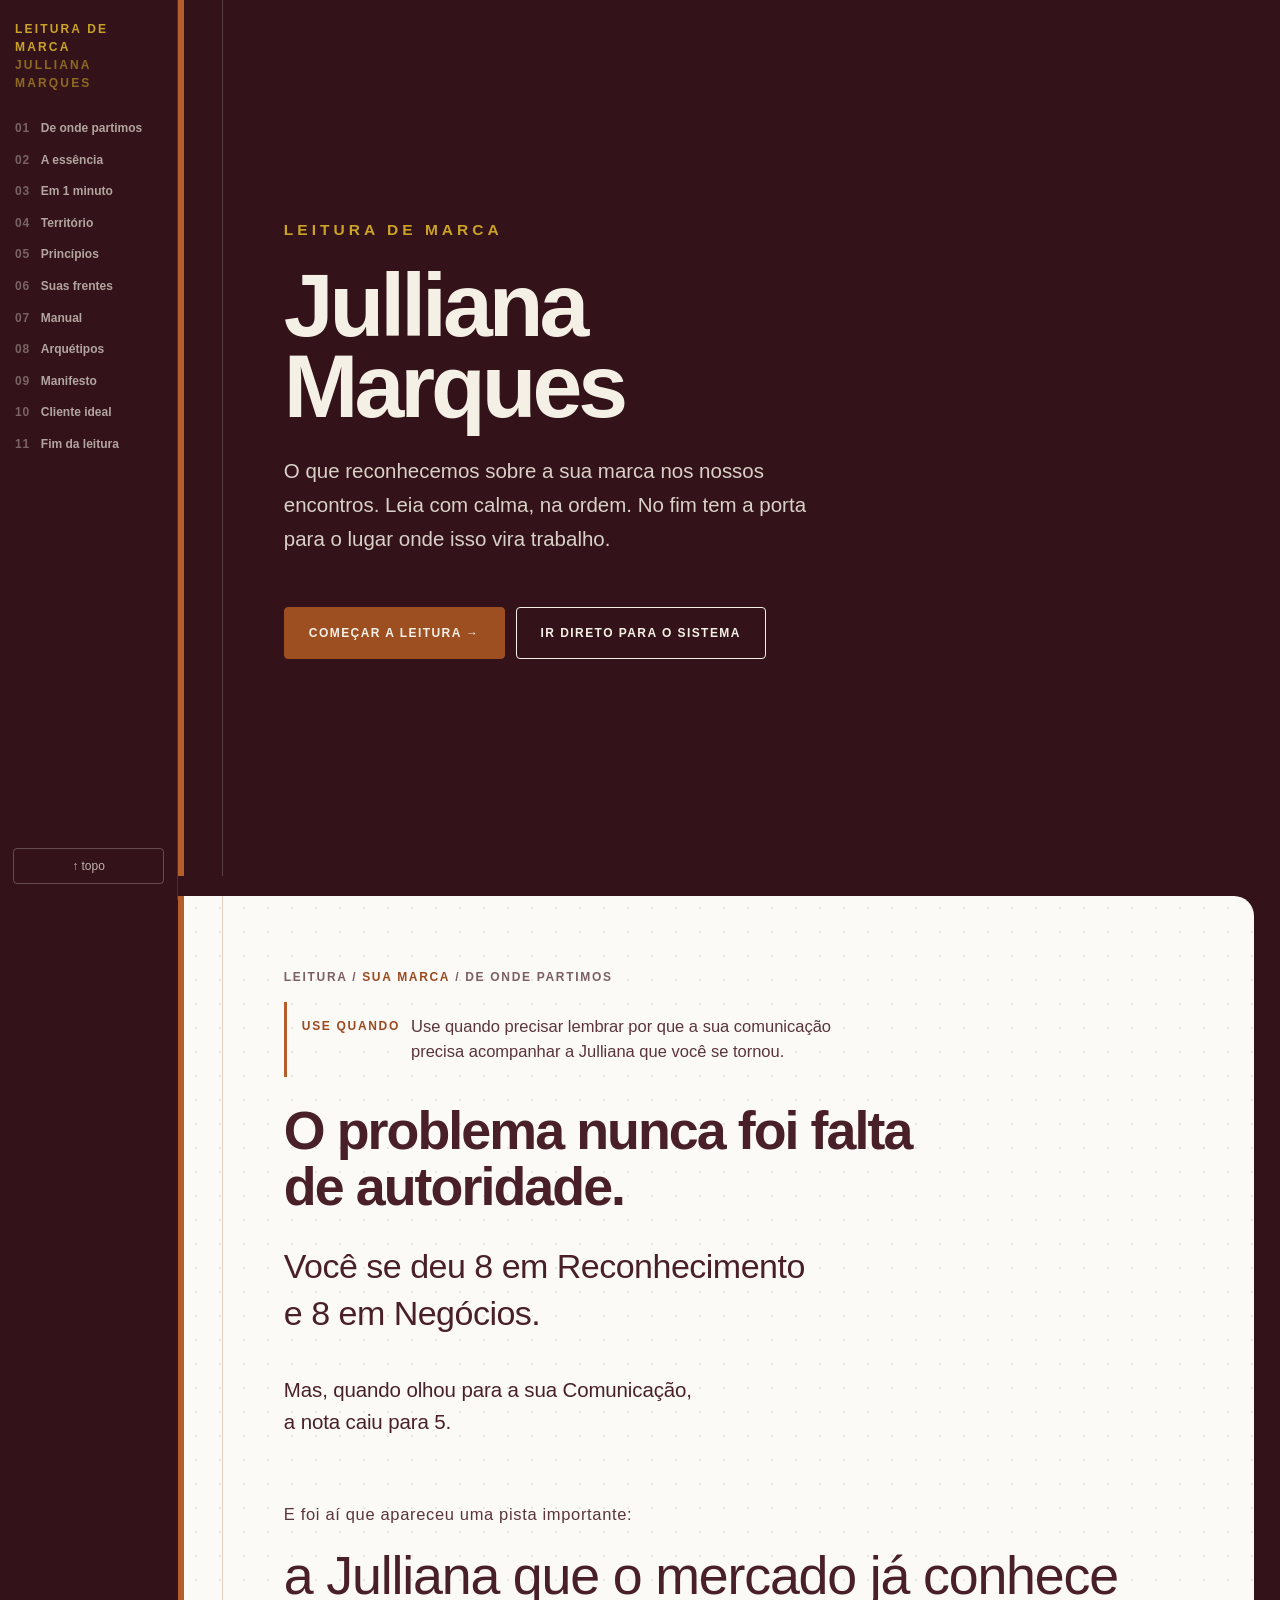
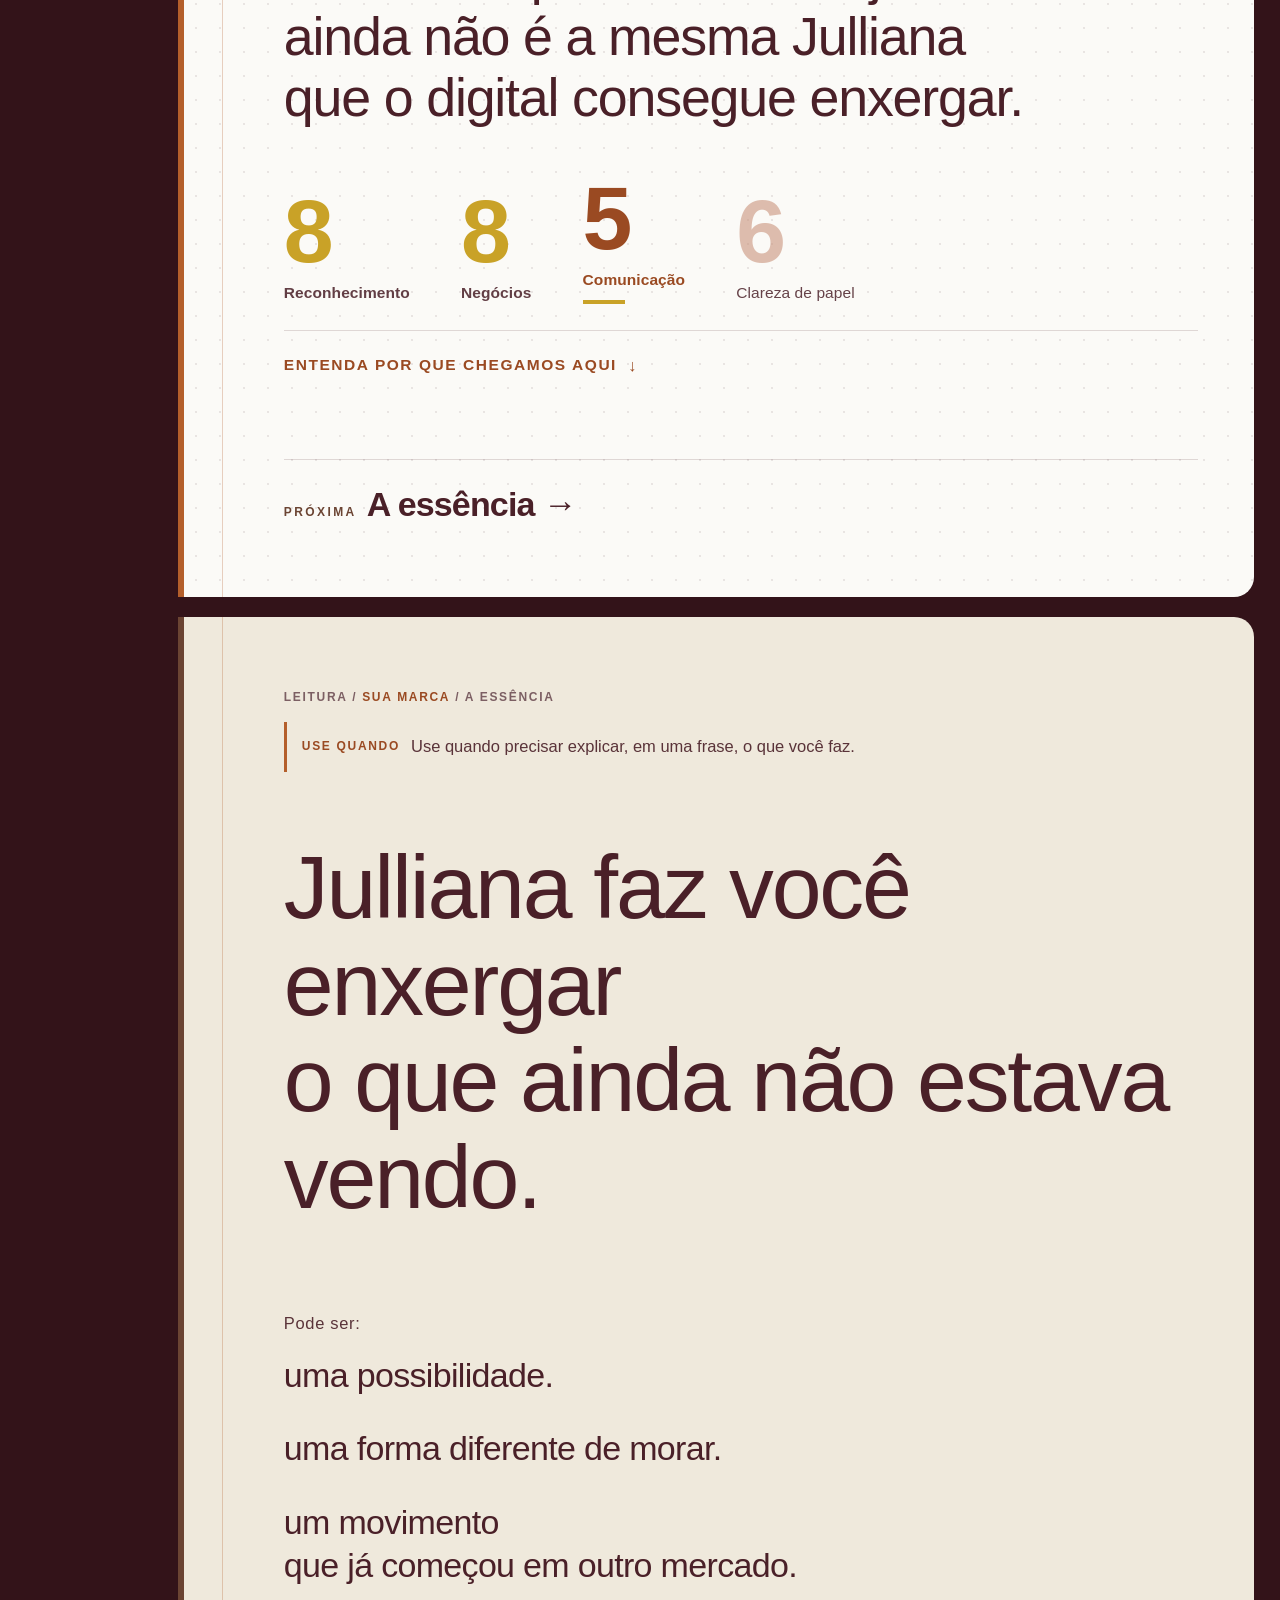
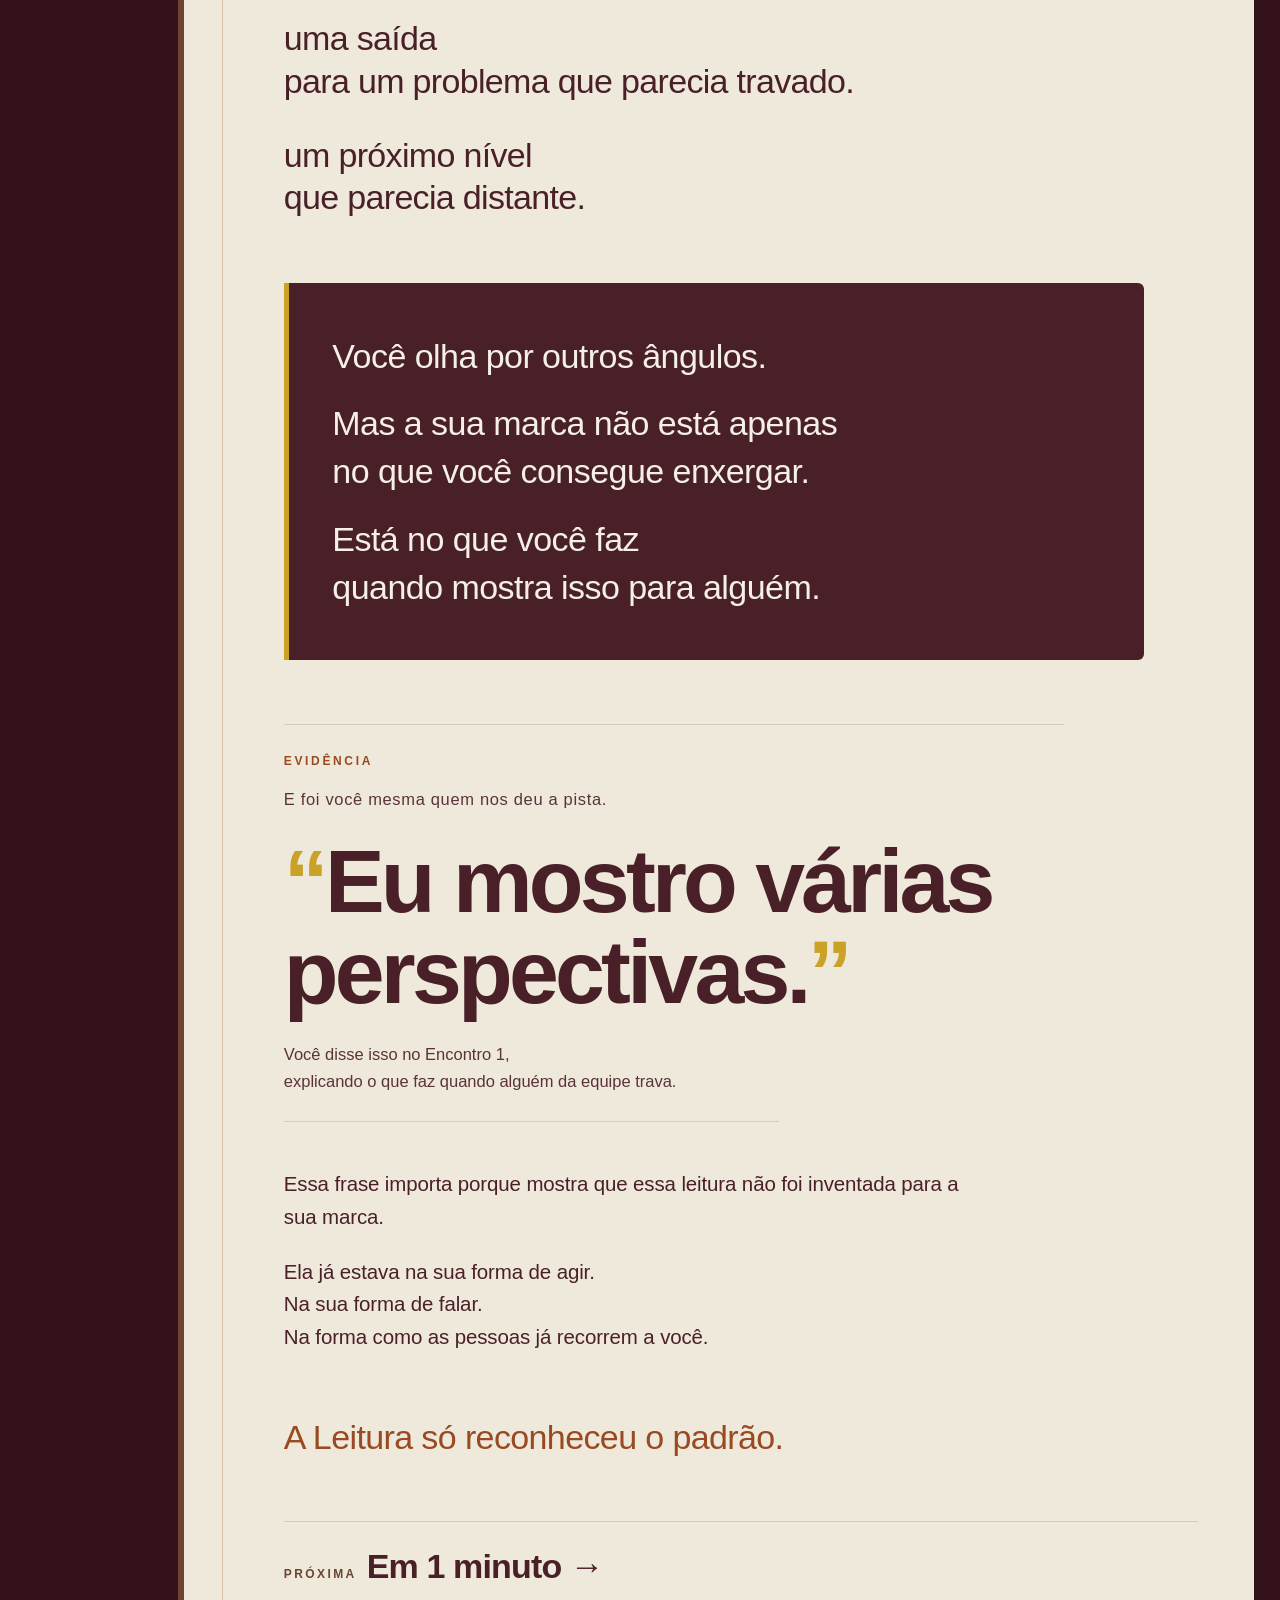
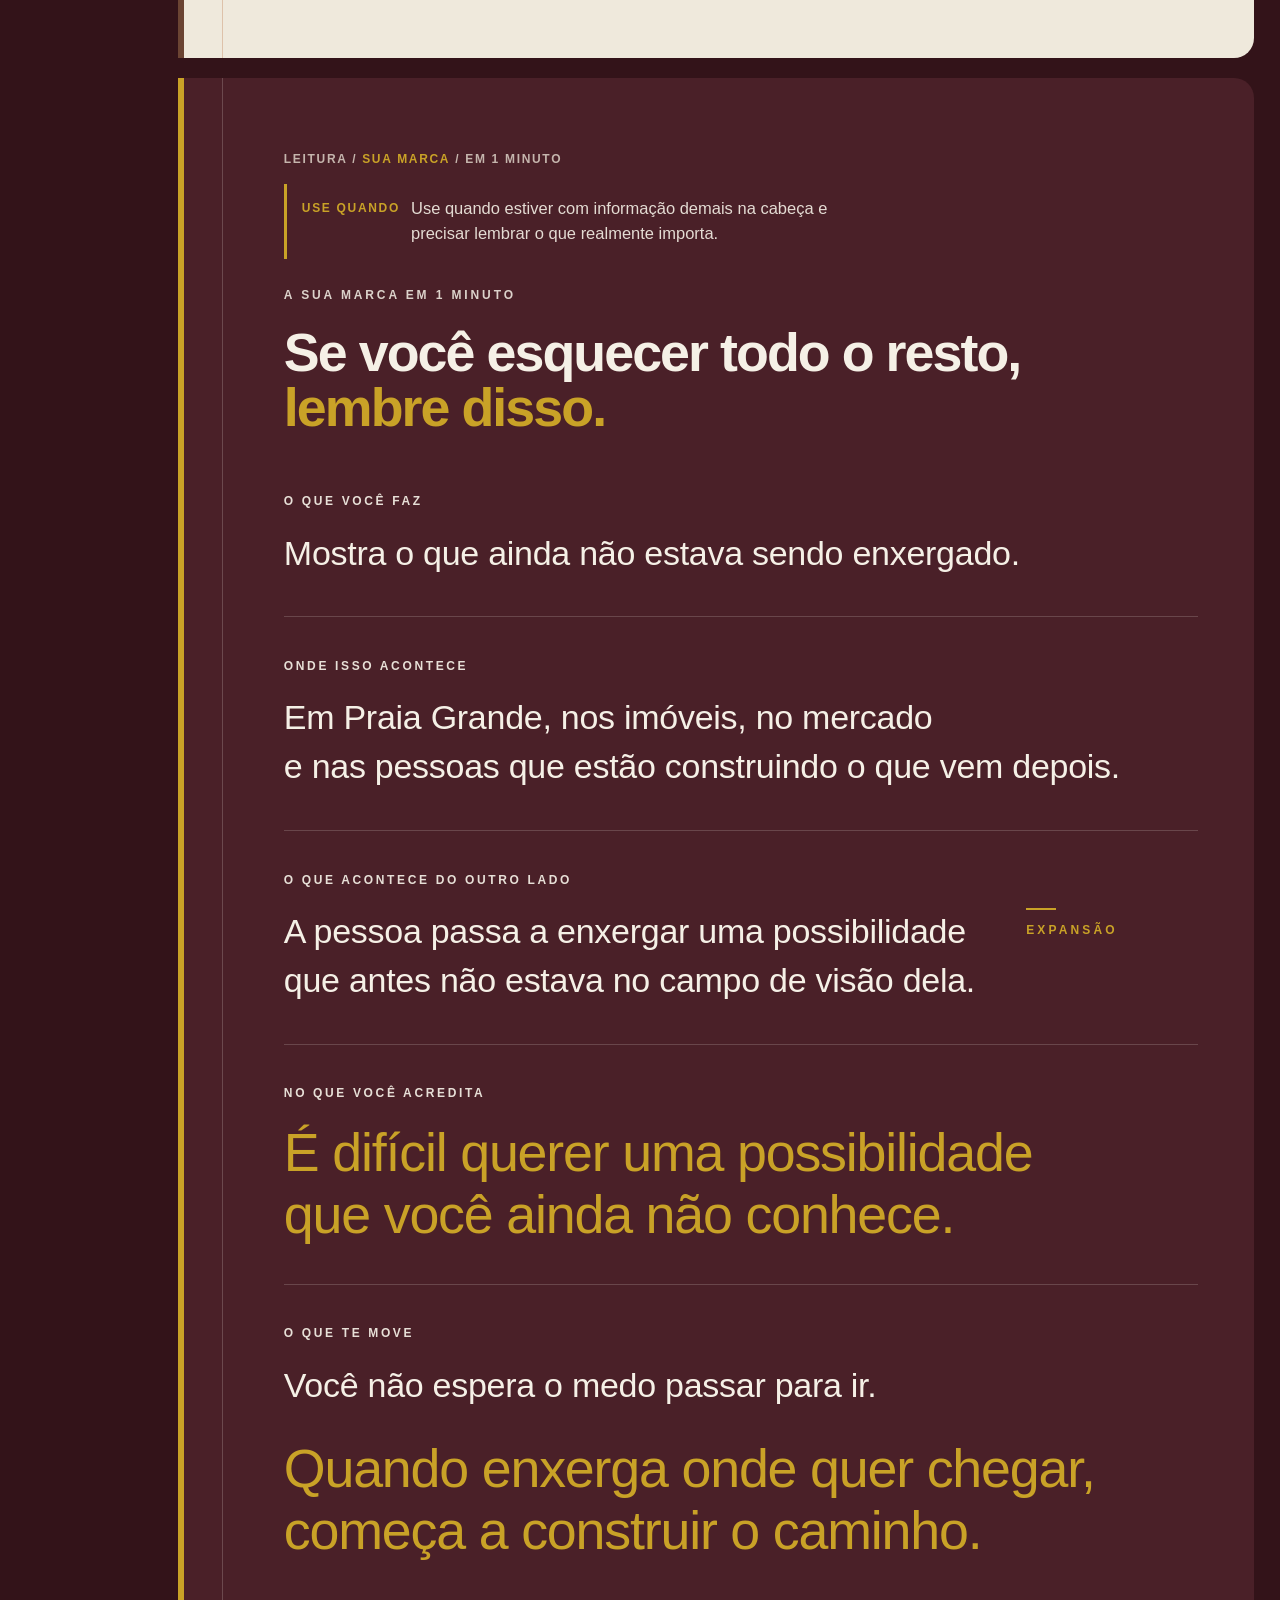
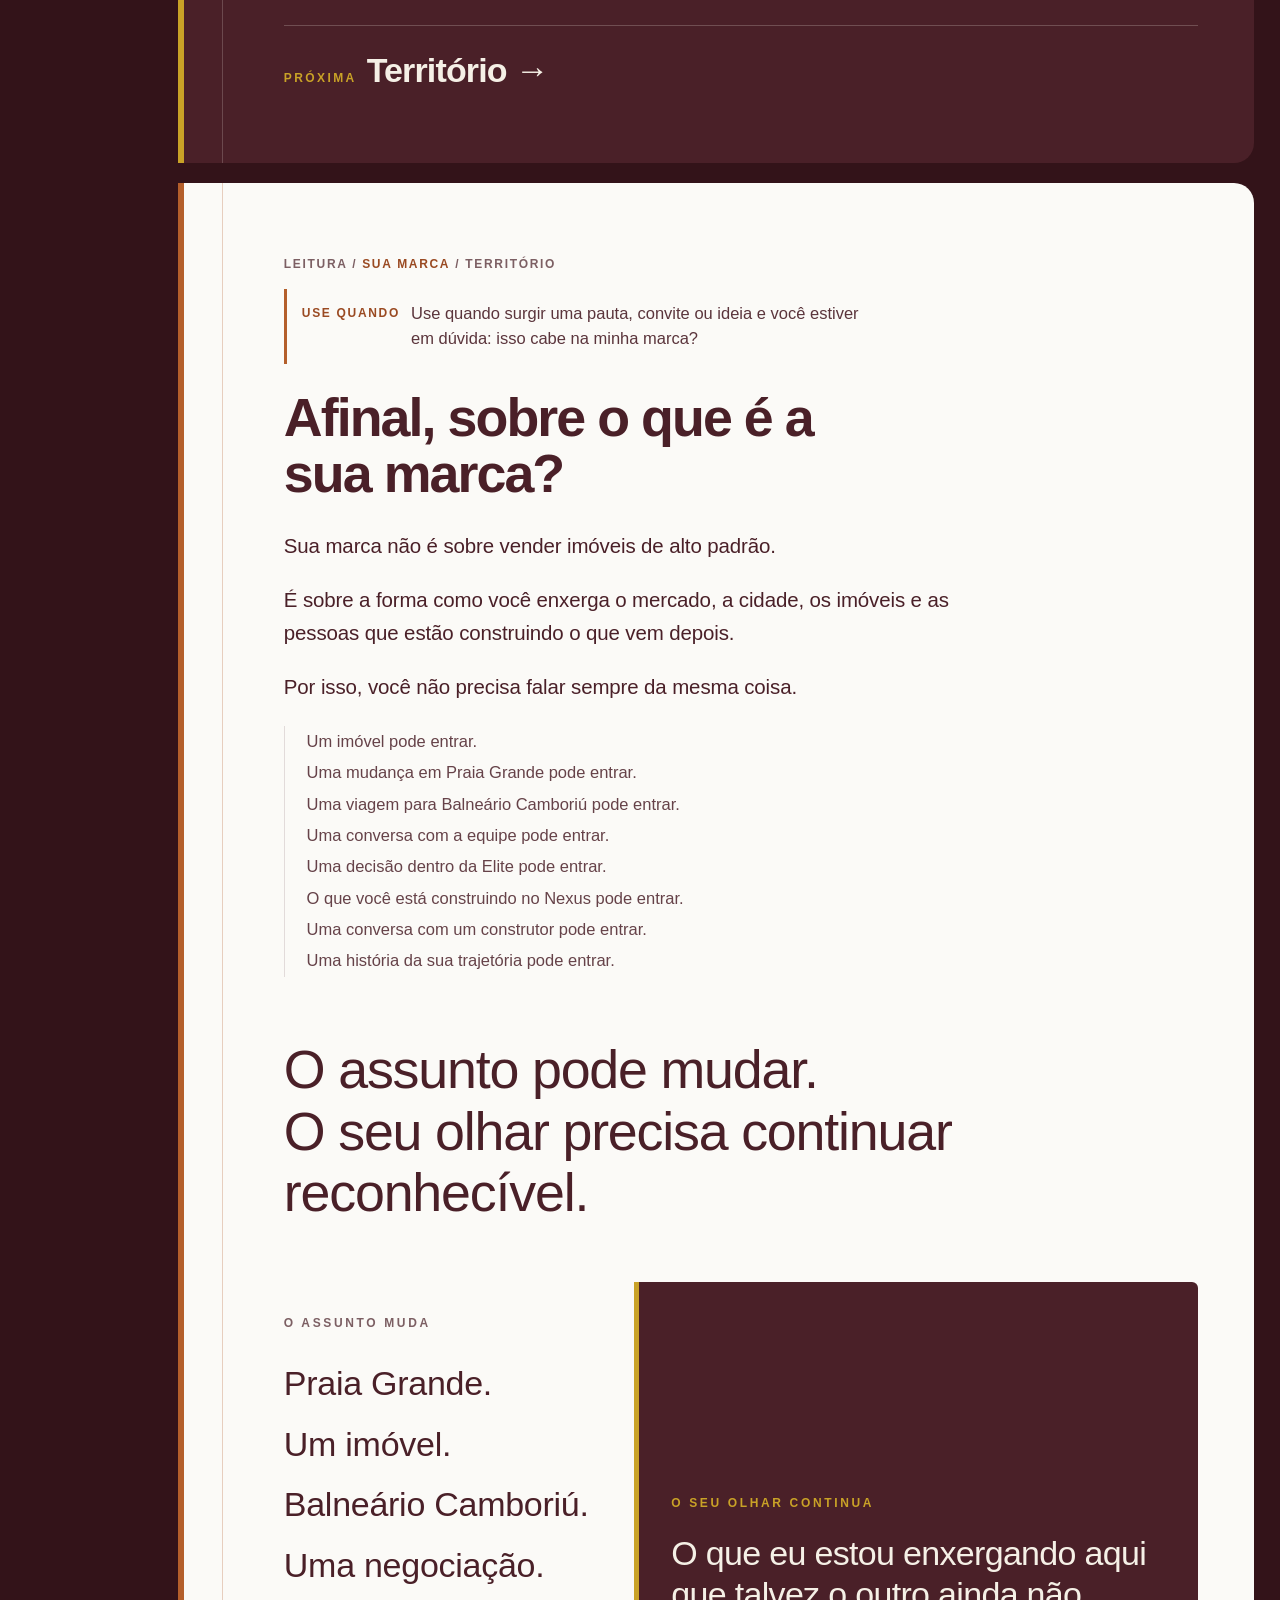
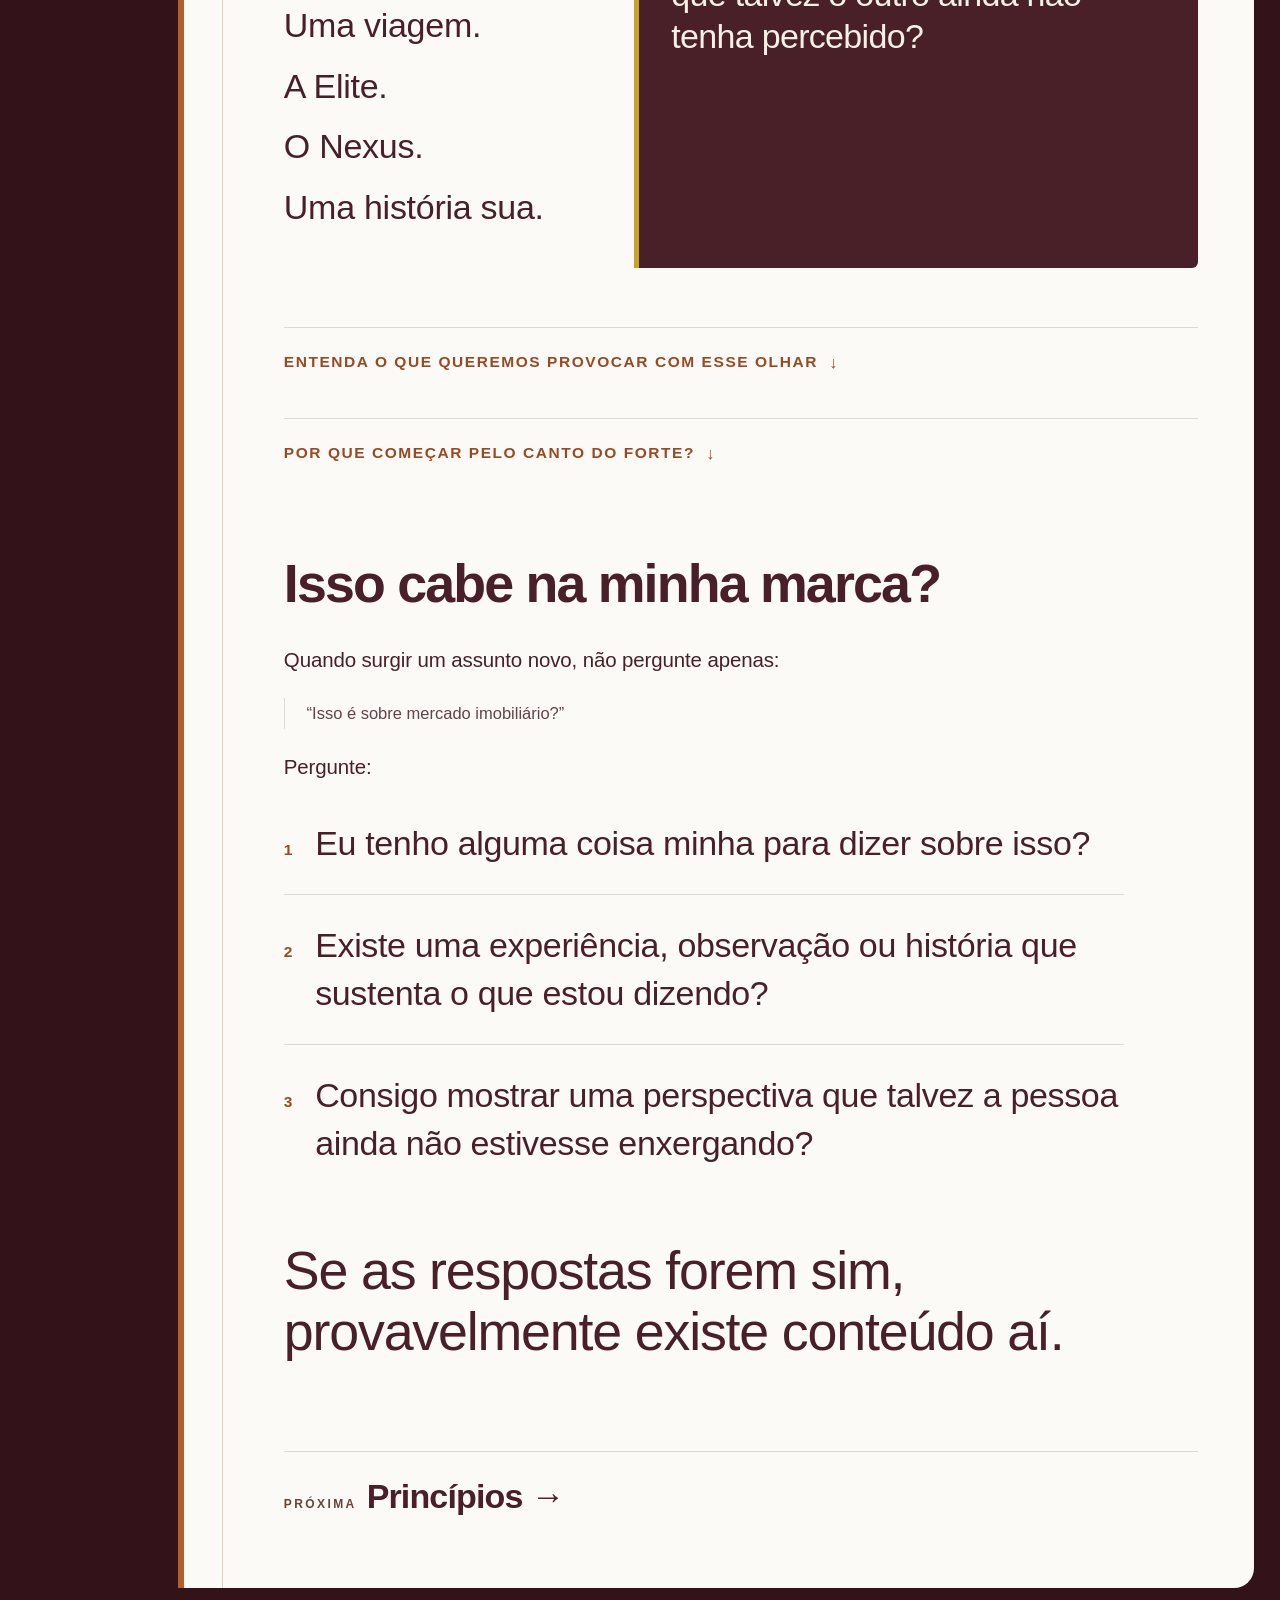
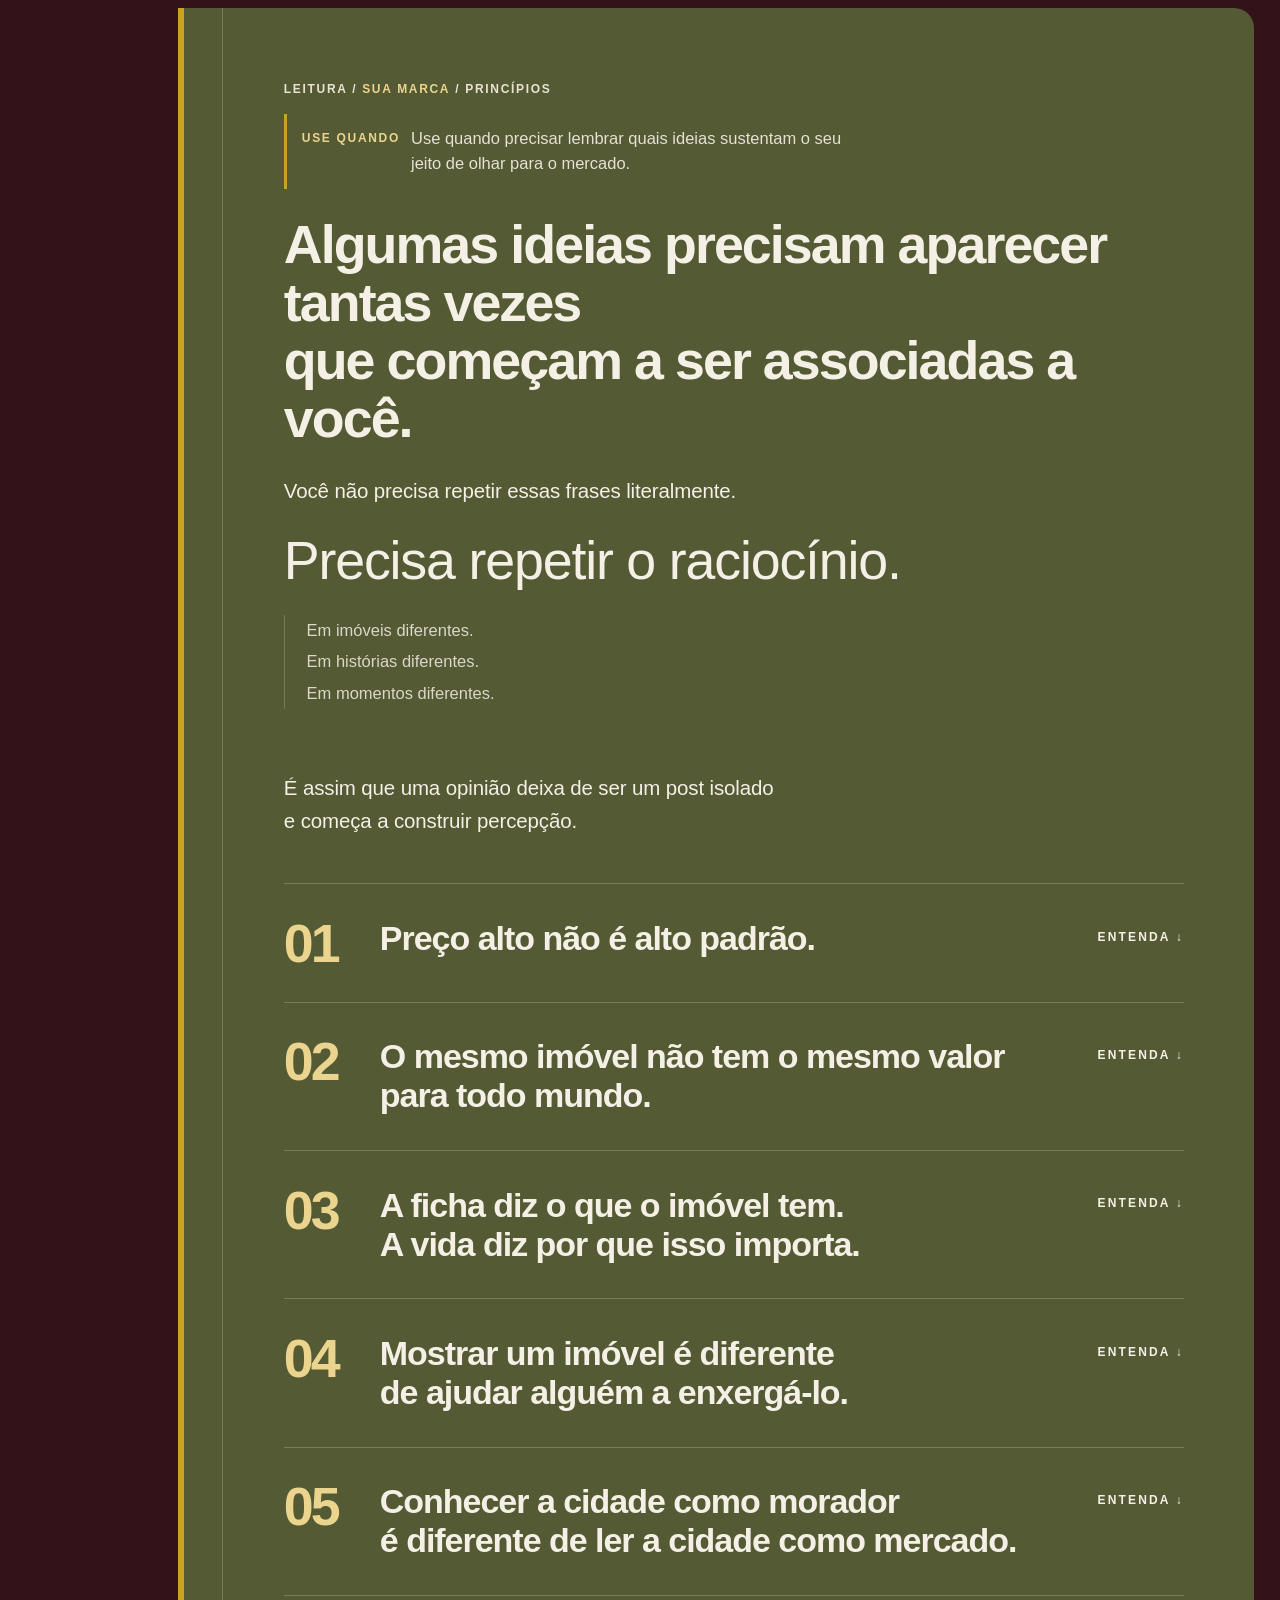
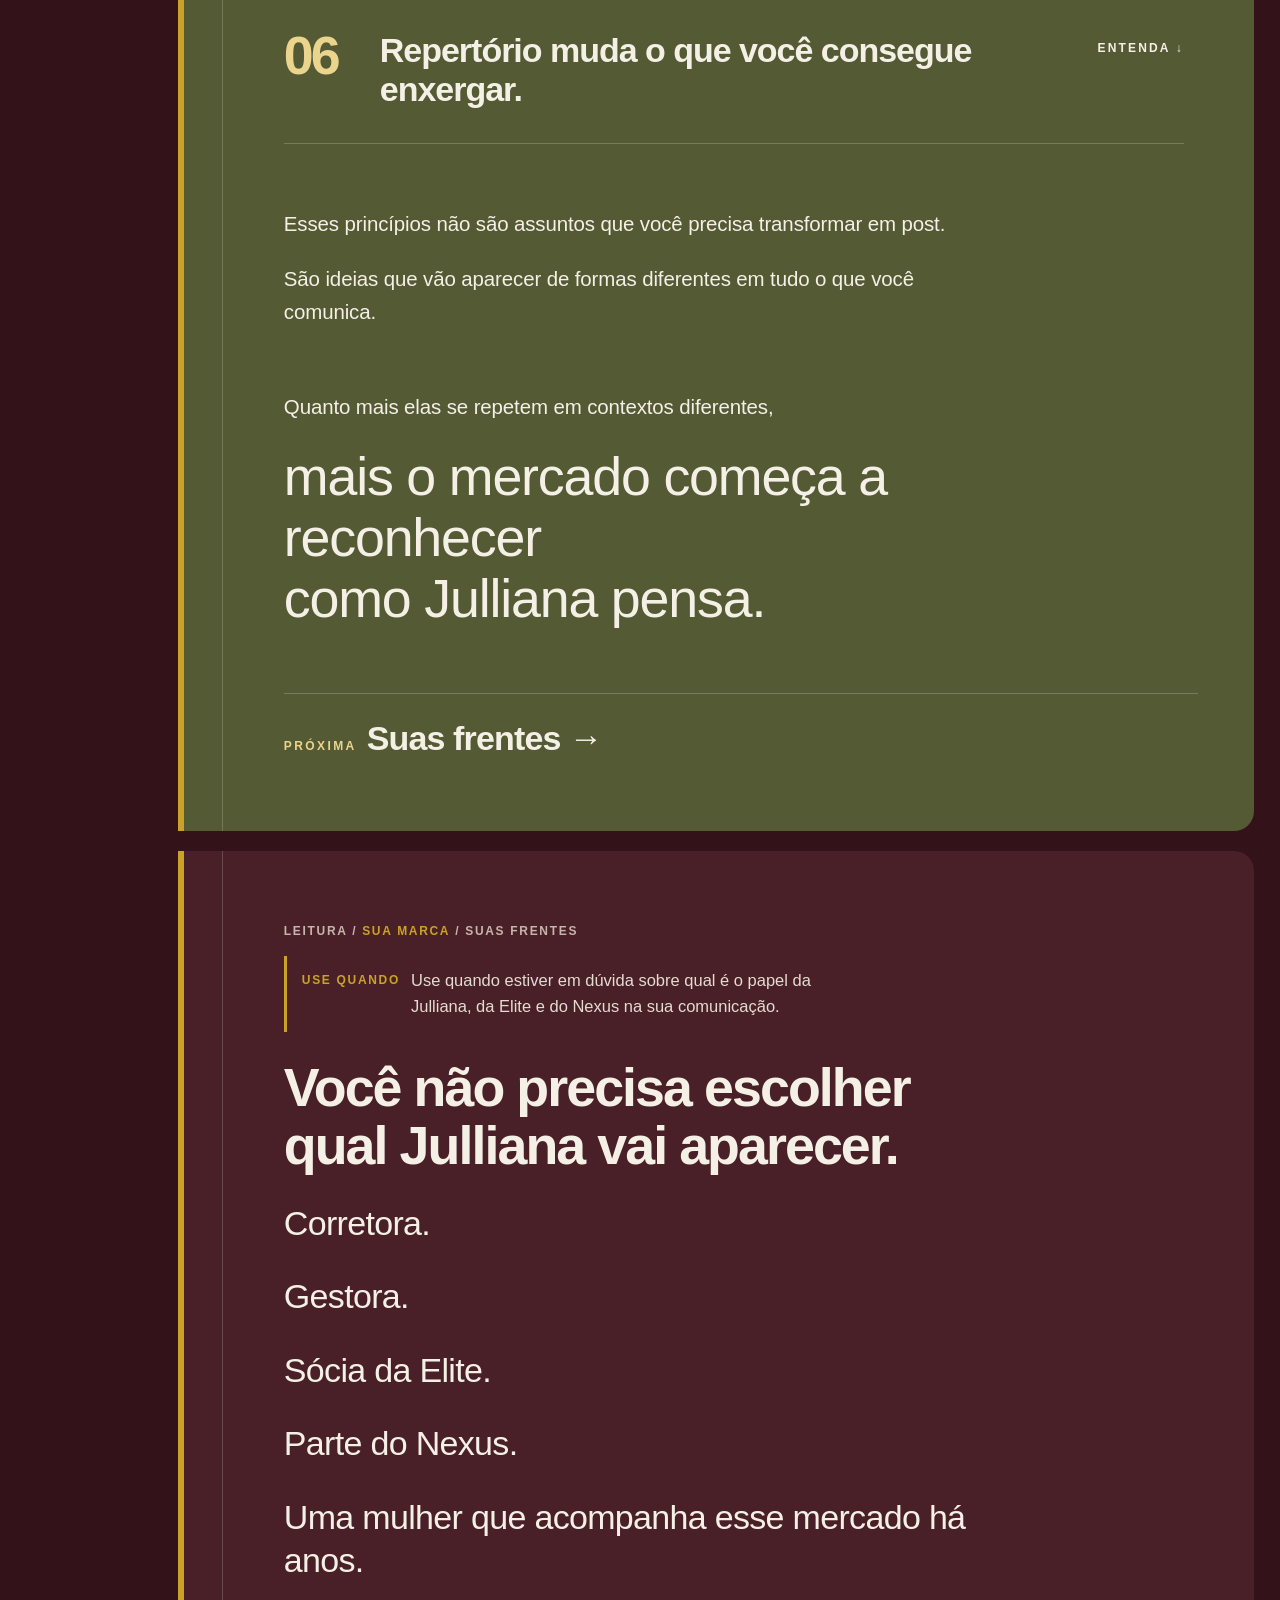
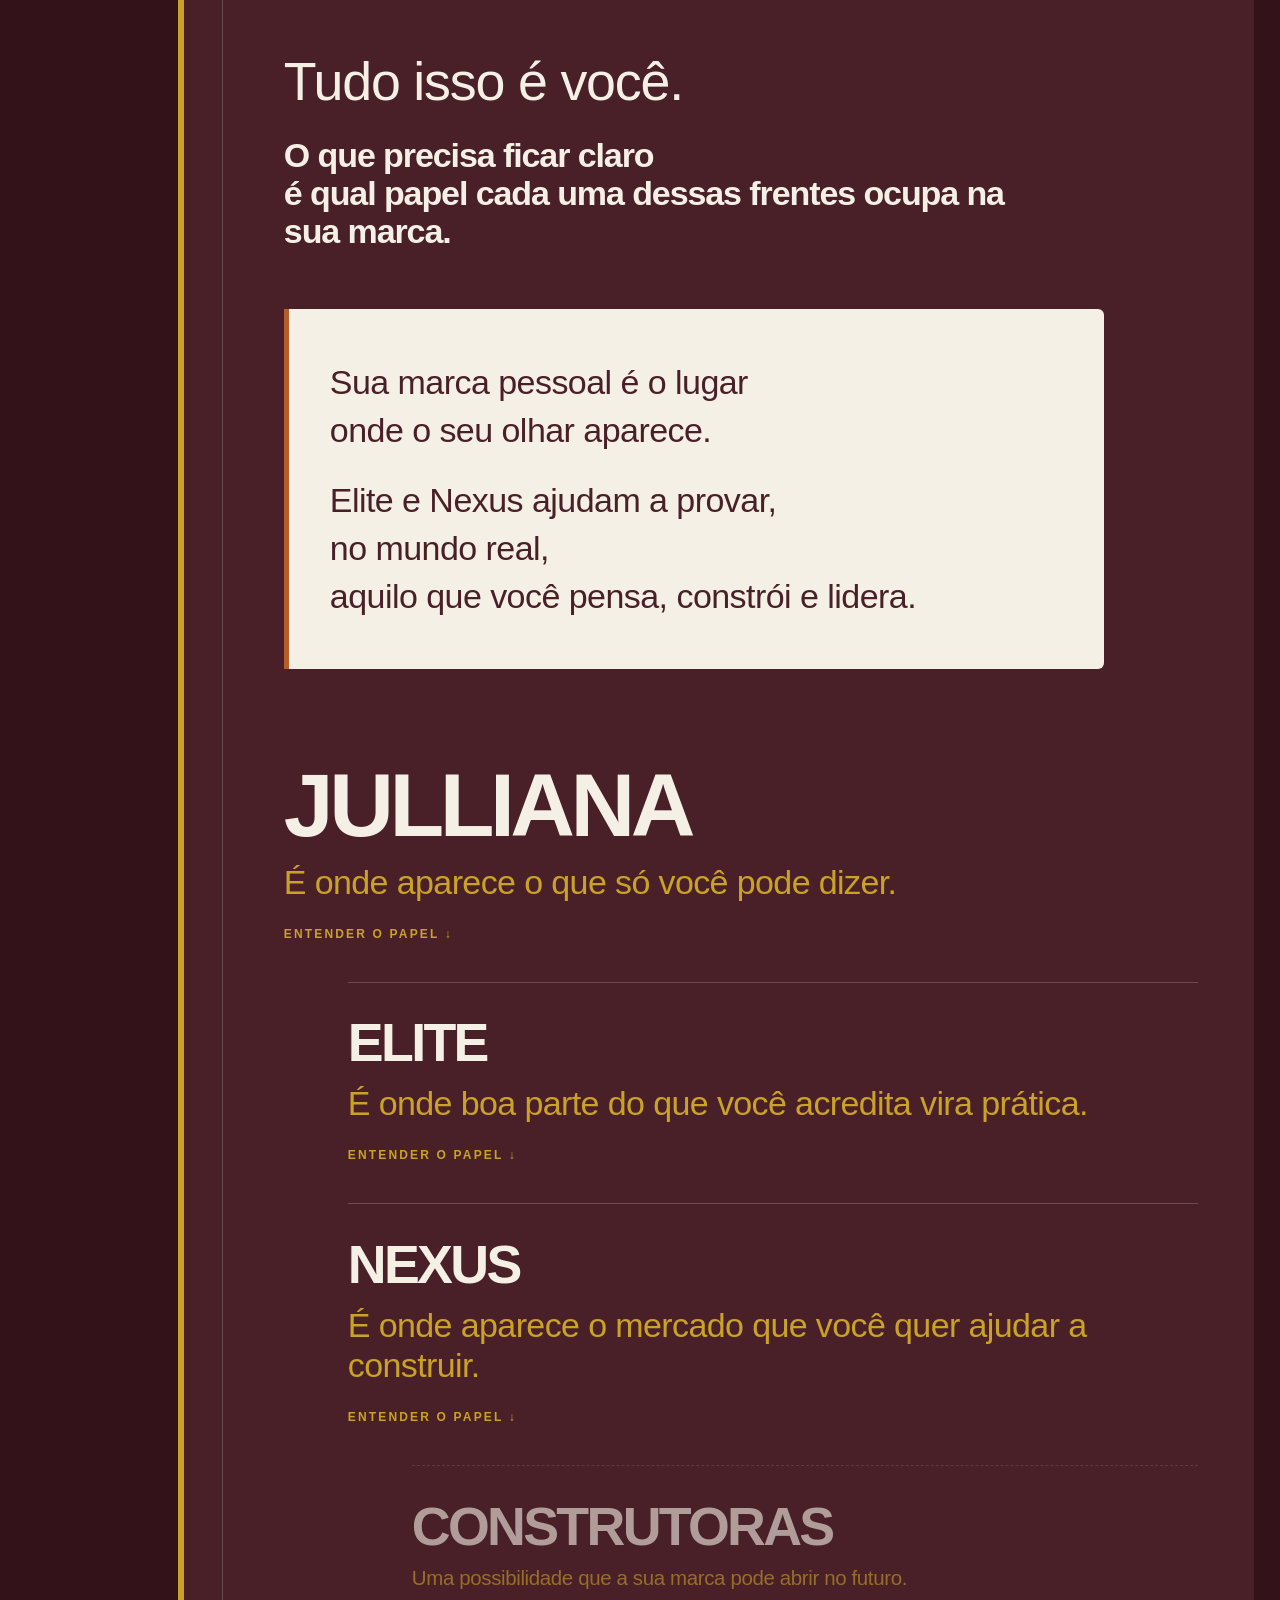
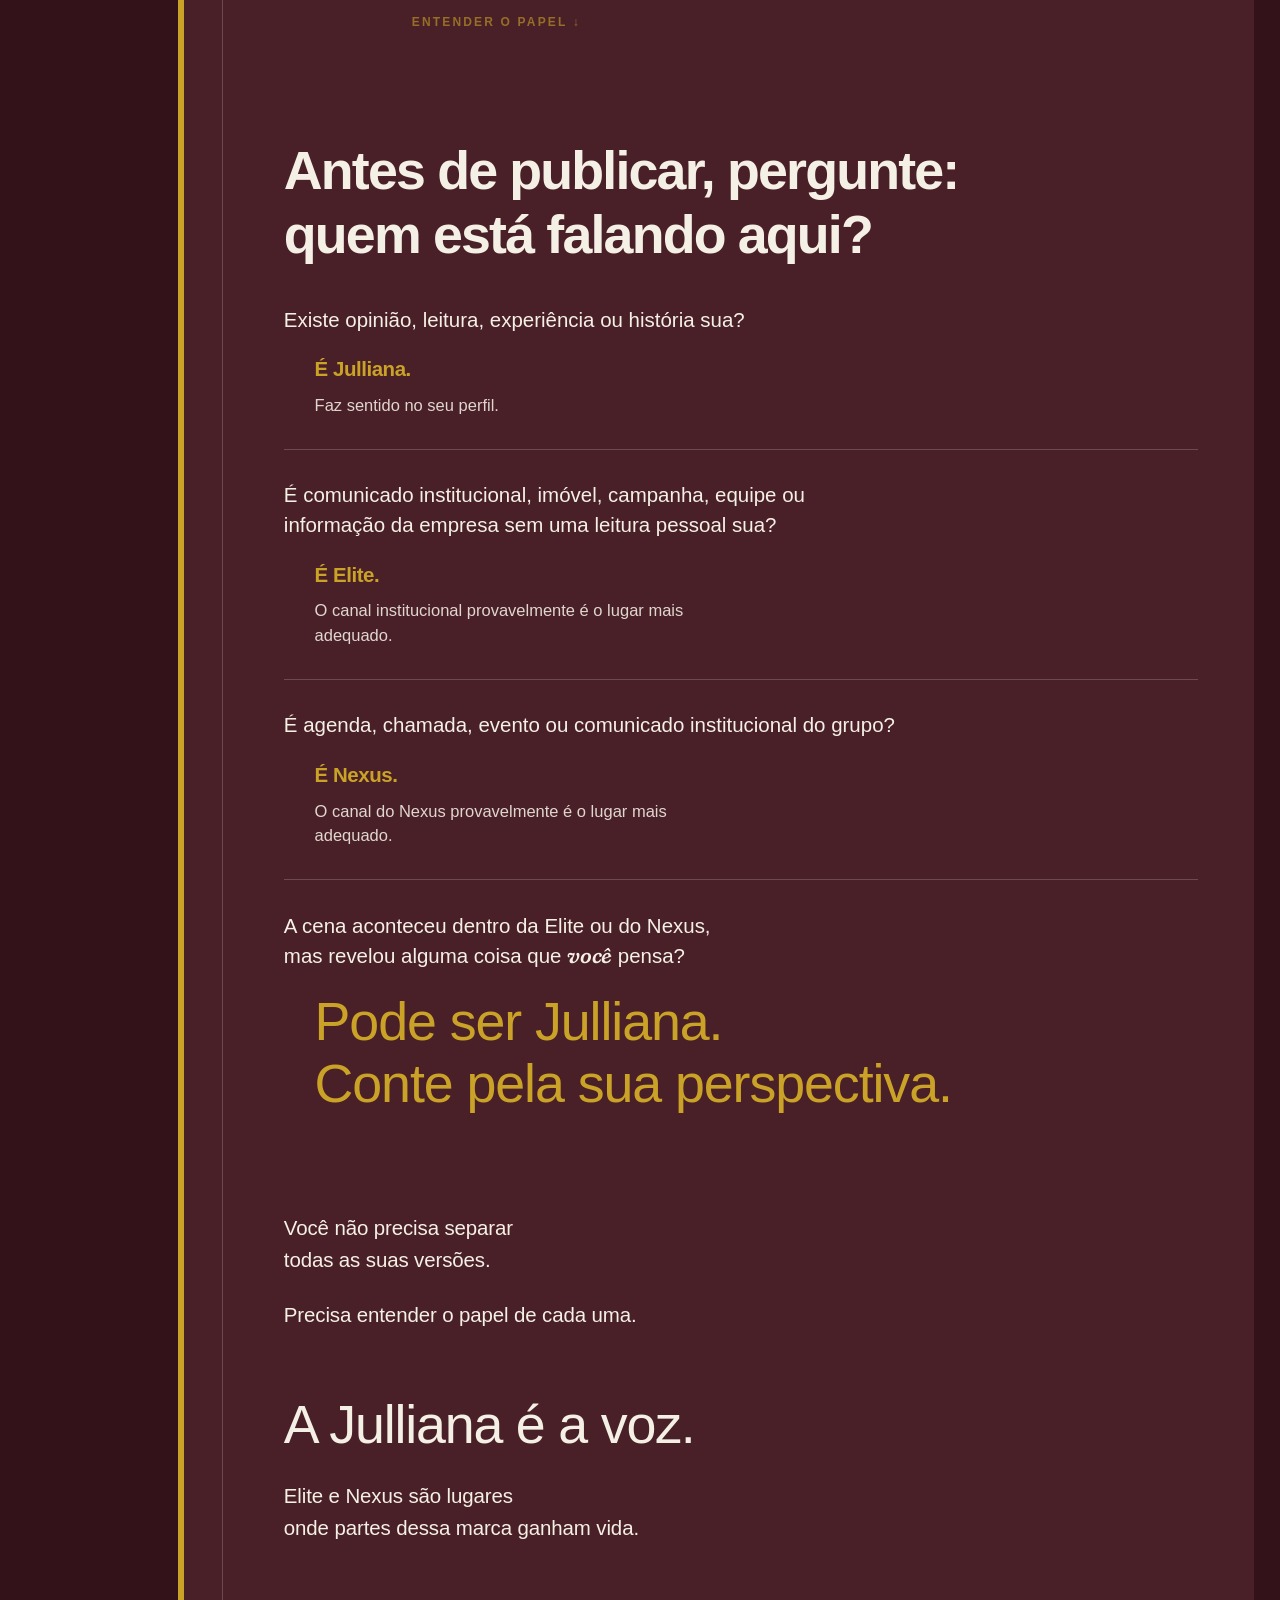
<file: leitura.html>
<!DOCTYPE html>
<html lang="pt-BR">
<head>
<meta charset="UTF-8">
<meta name="viewport" content="width=device-width, initial-scale=1.0">
<title>Julliana Marques · Leitura de Marca</title>
<meta name="description" content="A Leitura de Marca de Julliana Marques: de onde partimos, a essência, território, princípios, suas frentes, manual, arquétipos, manifesto e cliente ideal.">
<meta name="theme-color" content="#331319">
<link rel="preconnect" href="https://fonts.googleapis.com">
<link rel="preconnect" href="https://fonts.gstatic.com" crossorigin>
<link href="https://fonts.googleapis.com/css2?family=Fraunces:ital,opsz,wght@0,9..144,400..800;1,9..144,400..800&family=Archivo:wght@400;500;600;700;800;900&display=swap" rel="stylesheet">
<link rel="stylesheet" href="estilo.css?v=20260924">
</head>
<body>

<button class="menu-bt" id="menuBt" aria-label="Abrir menu"><span class="ic">☰</span> <span id="menuTxt">Leitura</span></button>
<aside class="rail" id="rail">
  <div class="marca" id="railMarca"></div>
  <nav id="navAbas" aria-label="Telas da Leitura"></nav>
  <button class="topo" id="btTopo">↑ topo</button>
</aside>

<i id="prog" aria-hidden="true"></i>
<main id="main"></main>

<script src="comum.js?v=20260924"></script>
<script>
comDados(function(){

var CASA = "Leitura";
$("#menuTxt").textContent = "Leitura";
$("#railMarca").innerHTML = "Leitura de Marca<br><span style='opacity:.6;font-weight:700'>"+esc(MARCA.cliente)+"</span>";
window.CASA = CASA;

/* ===== CAPA DA LEITURA ===== */
folha("tinta capa",
  '<div class="prod">Leitura de Marca</div>'+
  '<h1>'+esc(MARCA.cliente).replace(" ","<br>")+'</h1>'+
  '<p class="sub">O que reconhecemos sobre a sua marca nos nossos encontros. Leia com calma, na ordem. No fim tem a porta para o lugar onde isso vira trabalho.</p>'+
  '<div class="botoes" style="margin-top:clamp(28px,4vw,52px)">'+
    '<button class="bt cheio" data-alvo="de-onde-partimos">Começar a leitura →</button>'+
    '<a class="bt" href="index.html" style="color:var(--creme)">Ir direto para o Sistema</a>'+
  '</div>','capa');

folha("grade",mig("Sua Marca","De onde partimos")+usar(RETRATO.usar)+
  '<h2>'+esc(RETRATO.titulo)+'</h2>'+
  ed(RETRATO.bloco)+
  '<div class="notas">'+RETRATO.notas.map(function(n){
    return '<div class="nt-item '+(n.peso||"forte")+'"><div class="nota-v" data-conta="'+n.v+'">0</div><p>'+esc(n.t)+'</p></div>';
  }).join("")+'</div>'+
  mais("Entenda por que chegamos aqui",RETRATO.detalhe));

folha("areia",mig("Sua Marca","A essência")+usar(ESSENCIA.usar)+
  '<div class="ed-pausa"></div>'+
  '<p class="mao frase-mae">'+br(ESSENCIA.frase)+'</p>'+
  '<div class="ed-pausa g"></div>'+
  '<p class="ed-ponte">'+esc(ESSENCIA.ponte)+'</p>'+
  ESSENCIA.desdobra.map(function(d){return '<p class="ed-seq">'+br(d)+'</p>'}).join("")+
  '<div class="bloco-virada">'+ESSENCIA.virada.map(function(v){return '<p>'+br(v)+'</p>'}).join("")+'</div>'+
  '<div class="evidencia"><span class="rot">evidência</span>'+
  '<p class="ed-ponte">'+esc(ESSENCIA.provaIntro)+'</p>'+
  '<p class="fala"><span class="asp">“</span>'+esc(ESSENCIA.prova)+'<span class="asp">”</span></p>'+
  '<p class="onde">'+br(ESSENCIA.provaOnde)+'</p></div>'+
  ed(ESSENCIA.fecho));

folha("escura",mig("Sua Marca","Em 1 minuto")+usar(RESUMO_1MIN.usar)+
  '<div class="selo">'+esc(RESUMO_1MIN.selo)+'</div>'+
  '<h2 class="h-cola">'+esc(RESUMO_1MIN.headline[0])+'<br><span class="peso">'+esc(RESUMO_1MIN.headline[1])+'</span></h2>'+
  '<div class="ficha">'+RESUMO_1MIN.campos.map(function(c){
    return '<div class="ficha-item'+(c.anota?" lado":"")+'">'+
      '<div class="txt"><div class="rot">'+esc(c.rot)+'</div>'+
      (c.resp?'<p class="resp">'+br(c.resp)+'</p>':'')+
      (c.grande?'<p class="grande">'+br(c.grande)+'</p>':'')+'</div>'+
      (c.anota?'<div class="anota"><span class="tr"></span><span class="w">'+esc(c.anota)+'</span></div>':'')+
      '</div>';
  }).join("")+'</div>');

folha("",mig("Sua Marca","Território")+usar(TERRITORIO.usar)+
  '<h2 class="h-terr">'+esc(TERRITORIO.titulo)+'</h2>'+
  ed(TERRITORIO.abertura)+
  '<div class="contraste">'+
    '<div class="c-assuntos"><div class="rot-ed">'+esc(TERRITORIO.contraste.rotA)+'</div>'+
    '<p class="c-lista">'+br(TERRITORIO.contraste.assuntos)+'</p></div>'+
    '<div class="bloco-virada"><div class="rot-ed">'+esc(TERRITORIO.contraste.rotB)+'</div>'+
    '<p class="c-perg">'+br(TERRITORIO.contraste.pergunta)+'</p></div>'+
  '</div>'+
  mais("Entenda o que queremos provocar com esse olhar",TERRITORIO.olhar)+
  mais("Por que começar pelo Canto do Forte?",TERRITORIO.forte)+
  '<div class="ed-pausa g"></div>'+
  '<h3 class="h-ferramenta">'+esc(TERRITORIO.ferramenta.titulo)+'</h3>'+
  ed(TERRITORIO.ferramenta.intro)+
  '<div class="perguntas">'+TERRITORIO.ferramenta.perguntas.map(function(q,i){
    return '<div class="perg"><span class="n">'+(i+1)+'</span><p class="t">'+br(q)+'</p></div>';
  }).join("")+'</div>'+
  '<p class="ed-destaque">'+br(TERRITORIO.ferramenta.fecho)+'</p>');

folha("mato",mig("Sua Marca","Princípios")+usar(PRINCIPIOS.usar)+
  '<h2 class="h-princ">'+br(PRINCIPIOS.titulo)+'</h2>'+
  ed(PRINCIPIOS.abertura)+
  '<div class="principios">'+PRINCIPIOS.itens.map(function(p,i){
    return '<details class="pr-item"><summary>'+
      '<span class="num">'+(i<9?"0":"")+(i+1)+'</span>'+
      '<span class="tit">'+br(p.t)+'</span>'+
      '<span class="pr-cta"></span></summary>'+
      '<div class="pr-corpo">'+ed(p.corpo)+'</div></details>';
  }).join("")+'</div>'+
  '<div class="fecho-princ">'+ed(PRINCIPIOS.fecho)+'</div>');

folha("escura",mig("Sua Marca","Suas frentes")+usar(CAMADAS.usar)+
  '<h2 class="h-princ">'+br(CAMADAS.titulo)+'</h2>'+
  '<div class="editorial">'+CAMADAS.versoes.map(function(v){return '<p class="ed-seq">'+br(v)+'</p>'}).join("")+'</div>'+
  ed(CAMADAS.abertura)+
  '<div class="bloco-claro">'+CAMADAS.central.map(function(c){return '<p>'+br(c)+'</p>'}).join("")+'</div>'+
  '<div class="frentes">'+CAMADAS.itens.map(function(c,i){
    return '<details class="fr nv'+(i===0?1:(i===3?3:2))+'"><summary>'+
      '<span class="fr-n">'+esc(c.nome)+'</span>'+
      '<span class="fr-s">'+br(c.papel)+'</span>'+
      '<span class="fr-cta"></span></summary>'+
      '<div class="fr-corpo">'+ed(c.corpo)+'</div></details>';
  }).join("")+'</div>'+
  '<div class="ed-pausa g"></div>'+
  '<h3 class="h-ferramenta">'+br(CAMADAS.quem.titulo)+'</h3>'+
  '<div class="quem">'+CAMADAS.quem.casos.map(function(q){
    return '<div class="qi"><p class="qp">'+enf(q.p)+'</p>'+
      (q.grande
        ? '<p class="qr-g">'+br(q.r)+'</p>'
        : '<div class="qr"><b>'+esc(q.quem)+'</b><span>'+br(q.r)+'</span></div>')+
      '</div>';
  }).join("")+'</div>'+
  '<div class="ed-pausa g"></div>'+
  ed(CAMADAS.fecho));

function manBloco(b){
  var h = b.rot ? '<div class="rot-ed">'+esc(b.rot)+'</div>' : '';
  if(b.tipo==="virada") h+='<div class="bloco-virada">'+b.linhas.map(function(l){return '<p>'+br(l)+'</p>'}).join("")+'</div>';
  else if(b.tipo==="ideias") h+='<div class="perguntas">'+b.itens.map(function(t,i){
      return '<div class="perg"><span class="n">'+(i+1)+'</span><p class="t">'+br(t)+'</p></div>'}).join("")+'</div>';
  else if(b.tipo==="ecos") h+='<div class="ecos"><div class="ec-i">'+esc(b.intro)+'</div>'+
      b.frases.map(function(f){return '<p class="ec">'+br(f)+'</p>'}).join("")+'</div>';
  else if(b.tipo==="tracos") h+='<div class="tracos">'+b.itens.map(function(t){
      return '<div><div class="tr-w">'+esc(t.t)+'</div><p>'+br(t.d)+'</p></div>'}).join("")+'</div>';
  else if(b.tipo==="protege") h+='<div class="protege">'+b.itens.map(function(t){
      return '<div class="pg"><div class="pg-t">'+esc(t.t)+'</div><p class="pg-a">'+br(t.a)+'</p><p class="pg-b">'+br(t.b)+'</p></div>'}).join("")+'</div>';
  else if(b.corpo) h+=ed(b.corpo);
  if(b.mais) h+=mais(b.mais.r,b.mais.corpo);
  return '<div class="man-bloco">'+h+'</div>';
}
function manArea(a){return a.blocos.map(manBloco).join("")}

folha("grade",mig("Sua Marca","Manual")+usar(MANUAL.usar)+
  '<h2 class="h-princ">'+br(MANUAL.titulo)+'</h2>'+
  ed(MANUAL.abertura)+
  '<div class="portas">'+MANUAL.areas.map(function(a){
    return '<details class="porta"><summary>'+
      '<span class="po-n">'+esc(a.n)+'</span>'+
      '<span><span class="po-t">'+esc(a.t)+'</span><span class="po-s">'+br(a.s)+'</span></span>'+
      '<span class="po-cta"></span></summary>'+
      '<div class="man-corpo"></div></details>';
  }).join("")+'</div>','manual');

folha("tinta",mig("Sua Marca","Arquétipos")+usar(ARQUETIPOS.usar)+
  '<h2 class="h-princ">'+br(ARQUETIPOS.titulo)+'</h2>'+
  ed(ARQUETIPOS.abertura)+

  '<div class="arq-heroi">'+
  '<div class="rot-ed">'+esc(ARQUETIPOS.heroi.rot)+'</div>'+
  '<p class="ed-destaque g">'+br(ARQUETIPOS.heroi.h)+'</p>'+
  '<div class="rot-ed" style="margin-top:clamp(26px,3.4vw,46px)">'+esc(ARQUETIPOS.heroi.rotLinha)+'</div>'+
  '<div class="tl">'+ARQUETIPOS.heroi.linha.map(function(m){
    return '<div class="tl-i"><div class="tl-q">'+esc(m.q)+'</div><p class="tl-t">'+br(m.t)+'</p></div>';
  }).join("")+'</div>'+
  '<div class="evidencia so"><span class="rot">'+esc(ARQUETIPOS.heroi.falaRot)+'</span>'+
  '<p class="fala"><span class="asp">“</span>'+br(ARQUETIPOS.heroi.fala)+'<span class="asp">”</span></p></div>'+
  ed(ARQUETIPOS.heroi.porque)+
  '<div class="ed-pausa"></div>'+
  '<div class="rot-ed">'+esc(ARQUETIPOS.heroi.naoRot)+'</div>'+
  ed(ARQUETIPOS.heroi.nao)+
  '</div>'+

  '<div class="duo">'+ARQUETIPOS.duo.map(function(d){
    return '<div class="du"><div class="rot-ed">'+esc(d.rot)+'</div>'+
      '<h3 class="du-h">'+br(d.h)+'</h3>'+ed(d.corpo)+
      '<p class="du-f">'+br(d.fecho)+'</p>'+
      (d.evid?'<div class="anota"><span class="tr"></span><span class="w">'+esc(d.evid)+'</span></div>':'')+
      '</div>';
  }).join("")+'</div>'+

  '<div class="bloco-claro">'+
  '<div class="rot-ed">'+esc(ARQUETIPOS.mago.rot)+'</div>'+
  '<h3>'+br(ARQUETIPOS.mago.h)+'</h3>'+
  '<p class="fala-mini"><span class="asp">“</span>'+esc(ARQUETIPOS.mago.fala)+'<span class="asp">”</span></p>'+
  ed(ARQUETIPOS.mago.corpo)+'</div>'+

  '<div class="ed-pausa"></div>'+
  '<h3 class="h-ferramenta">'+br(ARQUETIPOS.comunicacao.titulo)+'</h3>'+
  '<div class="aparece">'+ARQUETIPOS.comunicacao.itens.map(function(c){
    return '<div class="ap"><div class="ap-t">'+esc(c.t)+'</div><p>'+br(c.d)+'</p></div>';
  }).join("")+'</div>'+
  '<div class="ed-pausa g"></div>'+
  ed(ARQUETIPOS.fecho));

folha("mf-folha",mig("Sua Marca","Manifesto")+
  '<div class="mf"><div class="mf-rot">'+esc(MANIFESTO.rot)+'</div>'+
  MANIFESTO.blocos.map(function(b){
    if(b.n==="p") return '<div class="mf-p'+(b.g?" "+b.g:"")+'"></div>';
    if(b.n==="fim") return '<div class="mf-fim">'+b.t.split("\n\n").map(function(x){
      return '<p>'+br(x)+'</p>'}).join("")+'</div>';
    return '<p class="mf-'+b.n+'">'+br(b.t)+'</p>';
  }).join("")+'</div>');

folha("grade",mig("Sua Marca","Cliente ideal")+usar(CLIENTE.usar)+
  '<div class="rot-ed">'+esc(CLIENTE.rot)+'</div>'+
  '<h2 class="h-princ">'+br(CLIENTE.titulo)+'</h2>'+
  ed(CLIENTE.abertura)+

  '<div class="contraste eq">'+
    '<div class="c-assuntos"><div class="rot-ed">'+esc(CLIENTE.diz.rotA)+'</div>'+
    '<p class="c-lista">'+br(CLIENTE.diz.itens)+'</p></div>'+
    '<div class="c-assuntos"><div class="rot-ed">'+esc(CLIENTE.diz.rotB)+'</div>'+
    '<p class="porque">'+esc(CLIENTE.diz.porque)+'</p></div>'+
  '</div>'+

  '<div class="rot-ed">'+esc(CLIENTE.quem.rot)+'</div>'+ed(CLIENTE.quem.corpo)+

  '<div class="contraste eq topo">'+
    '<div class="c-assuntos"><div class="rot-ed">'+esc(CLIENTE.lista.rotA)+'</div>'+
    '<p class="c-lista fraca">'+br(CLIENTE.lista.a)+'</p></div>'+
    '<div class="c-assuntos"><div class="rot-ed">'+esc(CLIENTE.lista.rotB)+'</div>'+
    CLIENTE.lista.b.map(function(x){return '<p class="ed-seq m">'+br(x)+'</p>'}).join("")+'</div>'+
  '</div>'+
  ed(CLIENTE.lista.fecho)+

  '<div class="ed-pausa"></div>'+
  '<div class="ecos"><div class="ec-i">'+esc(CLIENTE.tensao.rot)+'</div>'+
  '<p class="ec">'+br(CLIENTE.tensao.um)+'</p></div>'+
  '<p class="ed-ponte" style="margin-top:clamp(20px,2.6vw,34px)">'+br(CLIENTE.tensao.ponte)+'</p>'+
  '<p class="ec g">'+br(CLIENTE.tensao.dois)+'</p>'+

  '<div class="ed-pausa g"></div>'+
  '<div class="rot-ed">'+esc(CLIENTE.momentos.rot)+'</div>'+
  '<div class="momentos">'+CLIENTE.momentos.itens.map(function(m,k){
    return '<details class="porta"><summary>'+
      '<span class="po-n">0'+(k+1)+'</span>'+
      '<span><span class="po-t">'+esc(m.t)+'</span><span class="po-s">'+br(m.s)+'</span></span>'+
      '<span class="po-cta"></span></summary>'+
      '<div class="man-corpo">'+ed(m.corpo)+
      '<div class="rot-ed" style="margin-top:clamp(20px,2.6vw,34px)">a pergunta por trás</div>'+
      '<p class="ed-destaque m">'+br(m.perg)+'</p></div></details>';
  }).join("")+'</div>'+

  '<div class="ed-pausa g"></div>'+
  '<h3 class="h-ferramenta">'+br(CLIENTE.percebe.titulo)+'</h3>'+
  '<div class="ecos duas"><div class="ec-i">'+esc(CLIENTE.percebe.rot)+'</div>'+
  CLIENTE.percebe.frases.map(function(f){return '<p class="ec">'+br(f)+'</p>'}).join("")+'</div>'+

  '<div class="ed-pausa g"></div>'+
  '<div class="rot-ed">'+esc(CLIENTE.nao.rot)+'</div>'+
  '<p class="ed-recuo">'+br(CLIENTE.nao.itens)+'</p>'+
  '<div class="bloco-virada forte">'+CLIENTE.nao.virada.map(function(v){
    return '<p>'+br(v)+'</p>'}).join("")+'</div>'+

  '<h3 class="h-ferramenta">'+br(CLIENTE.troca.titulo)+'</h3>'+
  '<div class="troca">'+CLIENTE.troca.itens.map(function(t){
    return '<div class="tr2"><div class="tx-menos"><div class="lb">menos isso</div><p>'+br(t.a)+'</p></div>'+
      '<div class="tx-mais"><div class="lb">mais isso</div><p>'+br(t.b)+'</p></div></div>';
  }).join("")+'</div>'+

  '<div class="ed-pausa g"></div>'+
  '<p class="ed-linha">'+br(CLIENTE.regua.intro)+'</p>'+
  '<p class="ed-destaque g">'+br(CLIENTE.regua.p)+'</p>');


/* ===== FECHAMENTO DA LEITURA ===== */
folha("mf-folha",mig("Leitura","Fim da leitura")+
  '<div class="mf"><div class="mf-rot">fim da leitura</div>'+
  '<p class="mf-n">Isso é o que reconhecemos sobre a sua marca.</p>'+
  '<p class="mf-n">Você pode voltar aqui sempre que precisar se lembrar de quem você é<br>ou de por que decidimos alguma coisa.</p>'+
  '<div class="mf-p g"></div>'+
  '<p class="mf-s">A partir de agora,<br>o trabalho acontece em outro lugar.</p>'+
  '<div class="mf-p gg"></div>'+
  '<a class="porta-out" href="index.html">'+
    '<span class="rot">a porta seguinte</span>'+
    '<span class="nm">O seu Sistema →</span>'+
    '<span class="ds">Pautas, ferramentas, decisões rápidas e o plano de ação. É onde você vai entrar toda semana.</span>'+
  '</a></div>','fim');

montar();
try{ MEM.marcarLeu(); }catch(e){}
navegacao(null);
/* ---------- manual: uma área por vez, conteúdo sob demanda ---------- */
var manPronto=[];
$$(".portas .porta").forEach(function(d,i){
  d.addEventListener("toggle",function(){
    if(!d.open) return;
    $$(".portas .porta").forEach(function(o){ if(o!==d) o.open=false; });
    if(!manPronto[i]){ d.querySelector(".man-corpo").innerHTML=manArea(MANUAL.areas[i]); manPronto[i]=1; }
  });
});


ligarGerais();
animacoes();

});
</script>
</body>
</html>
</file>
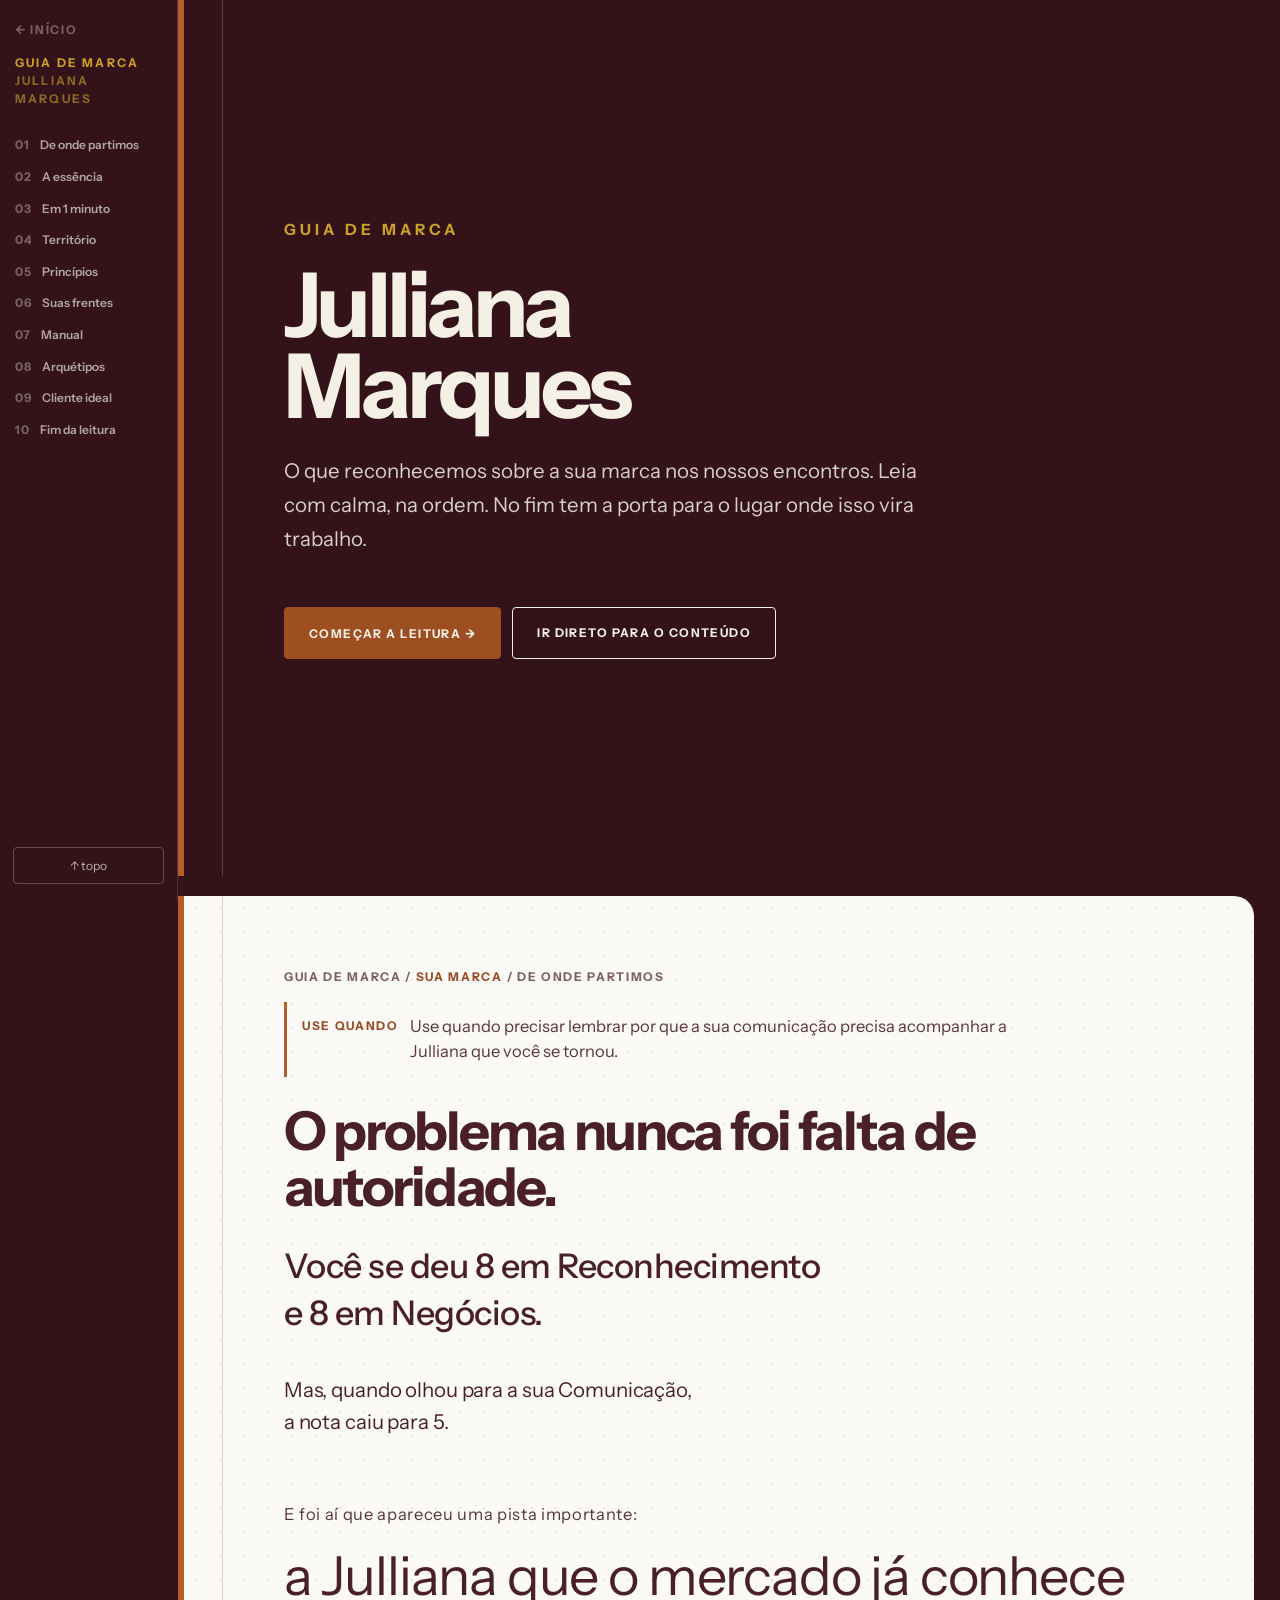
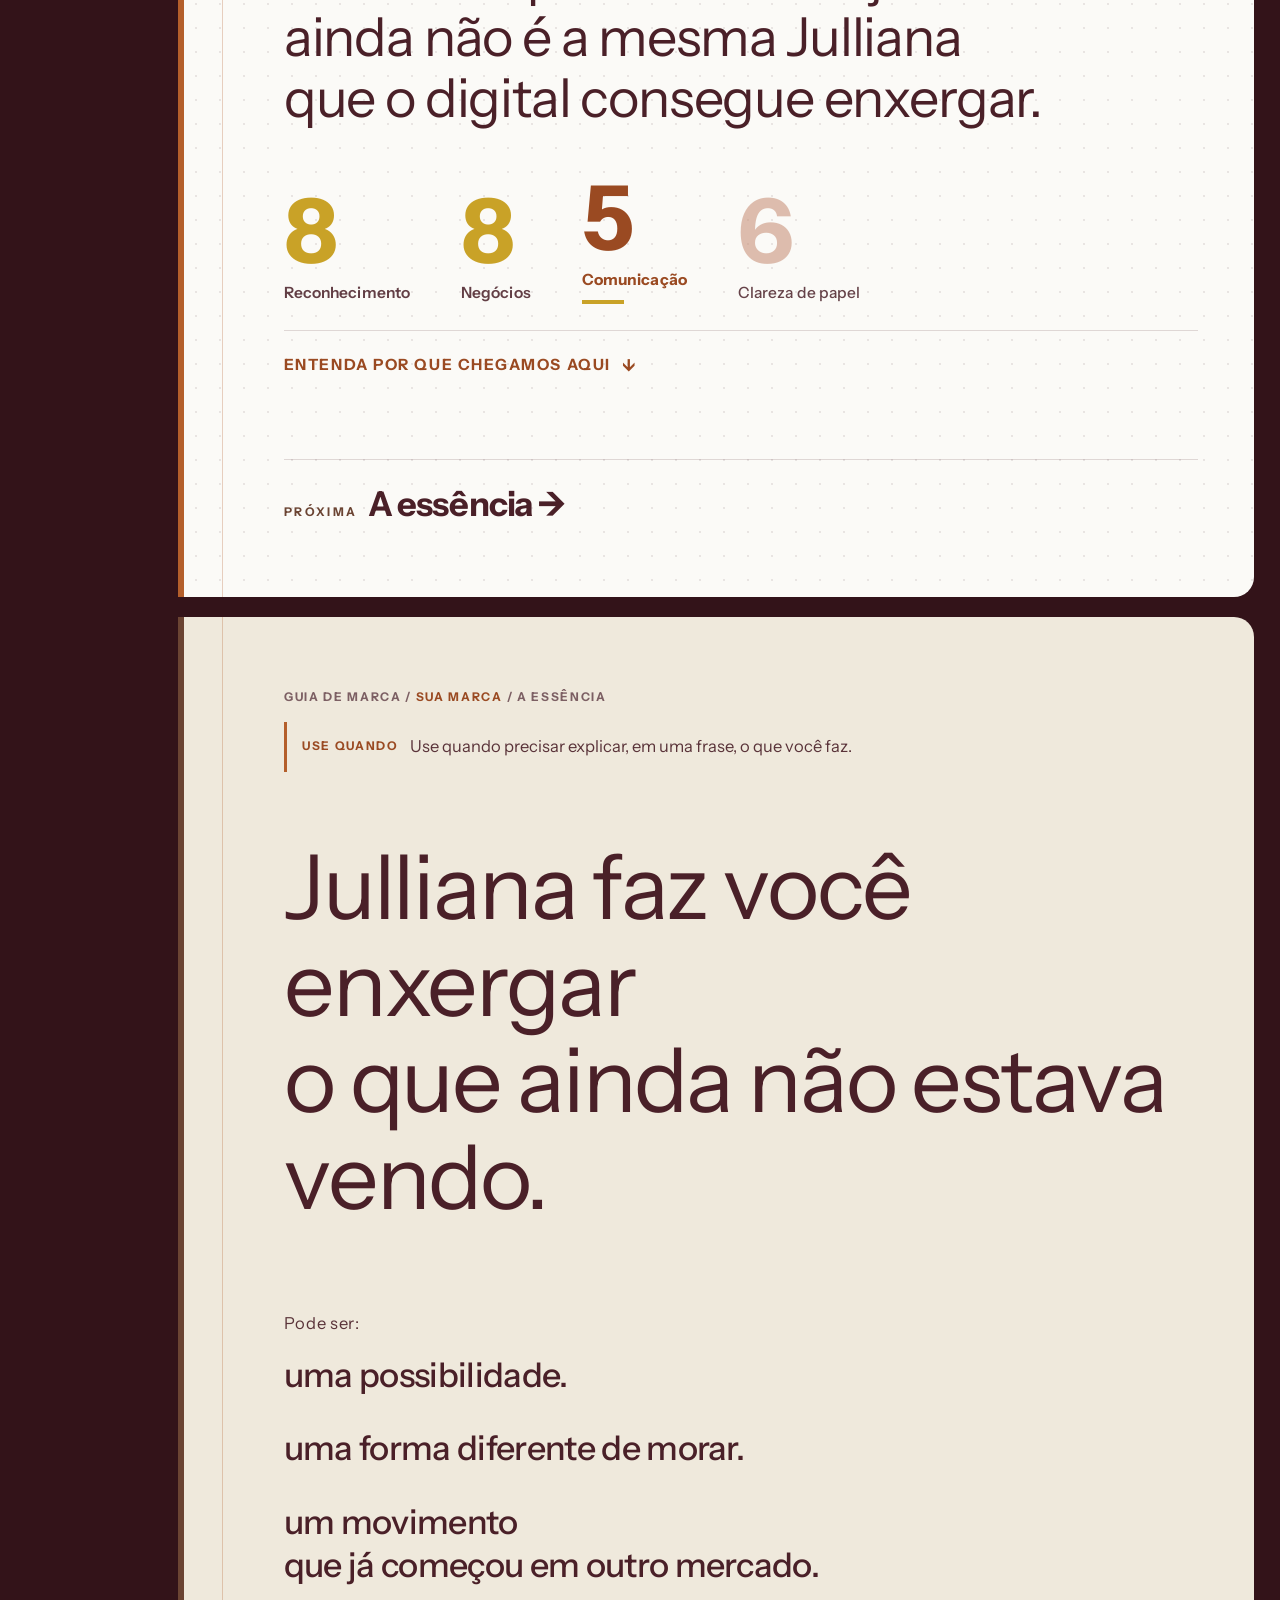
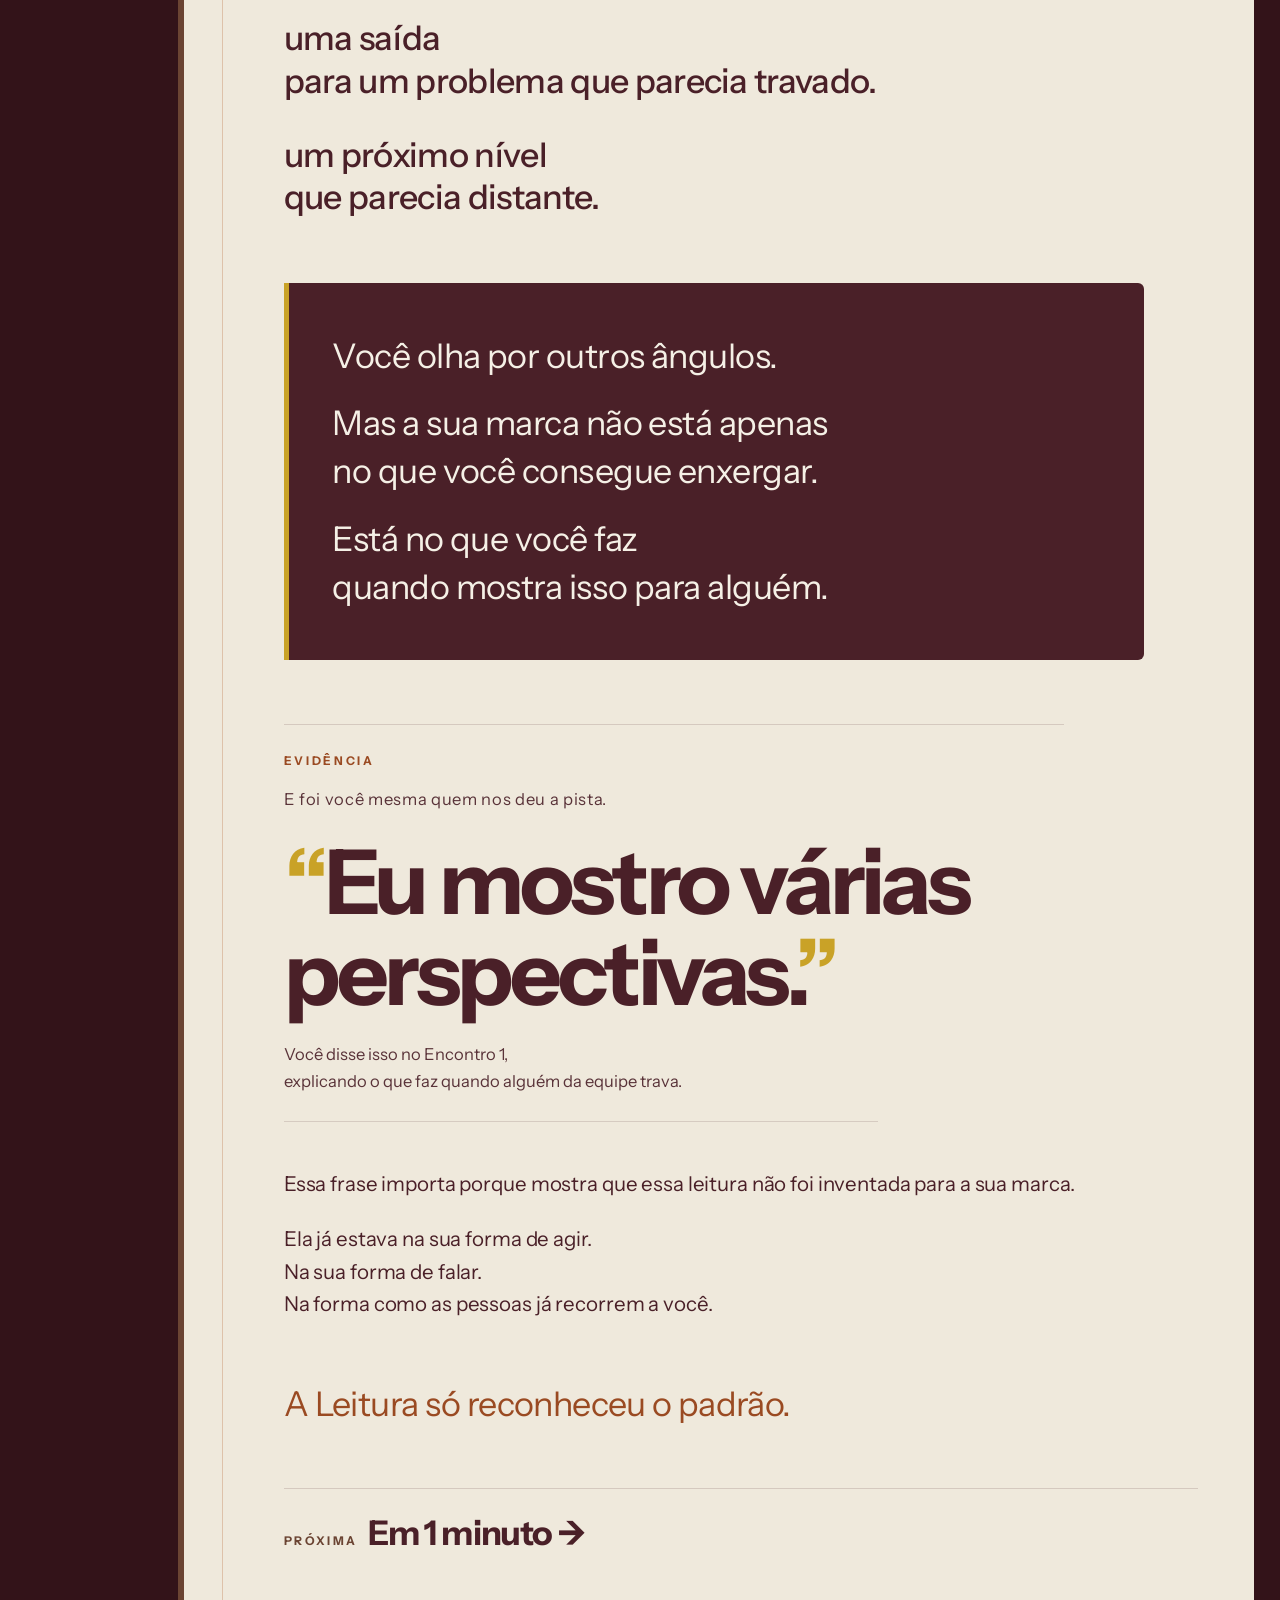
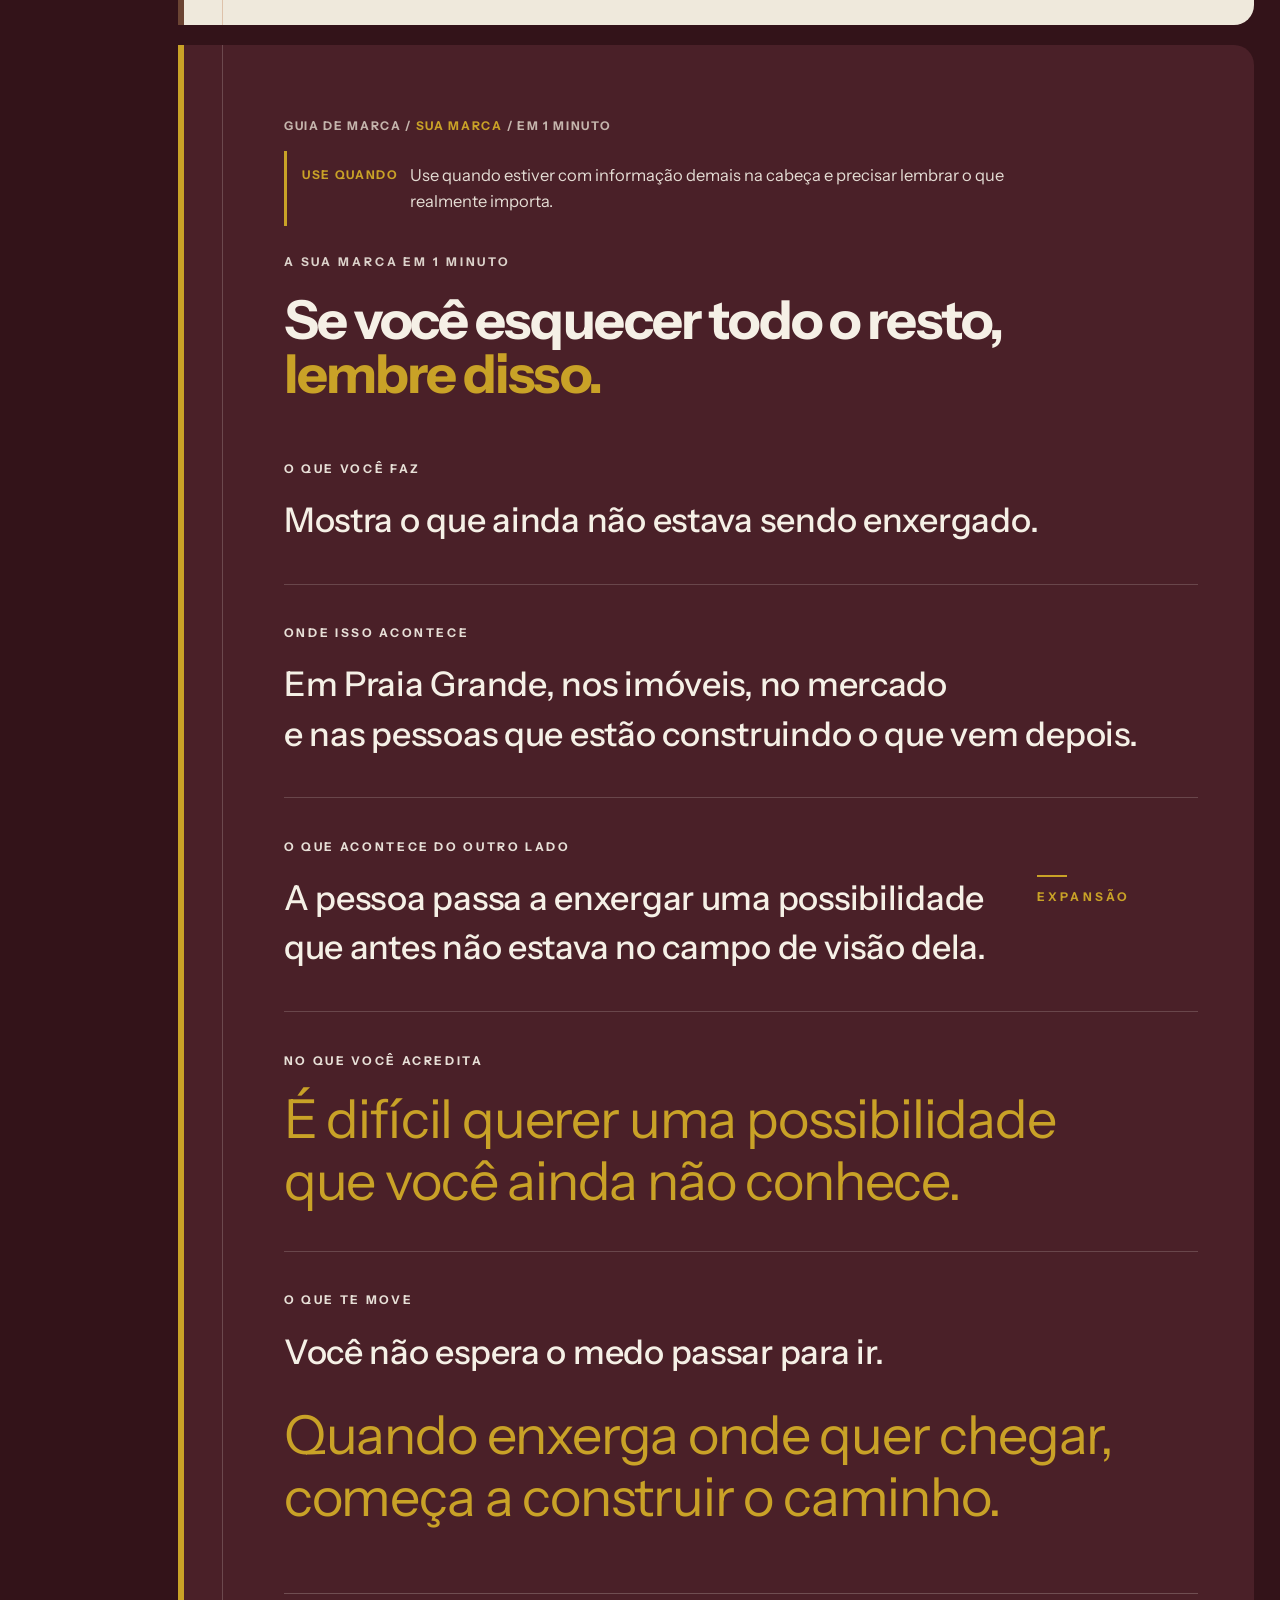
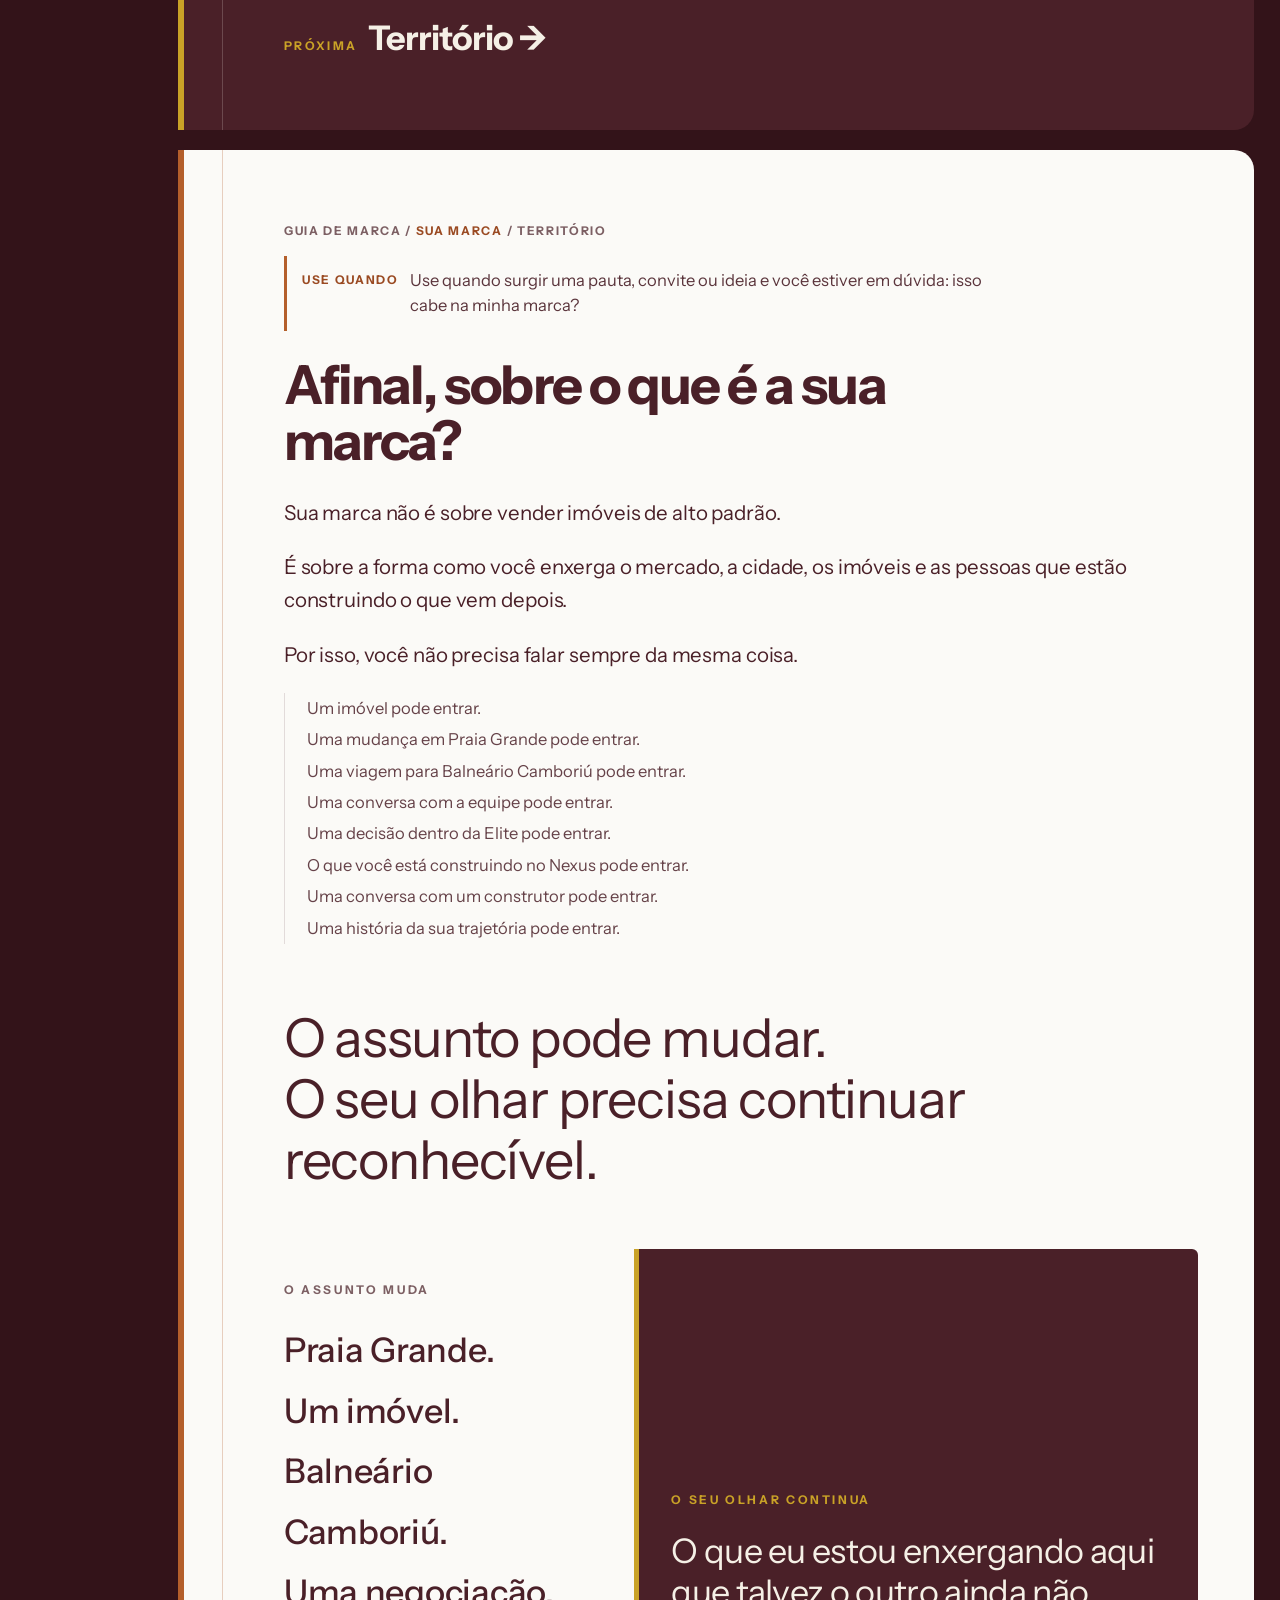
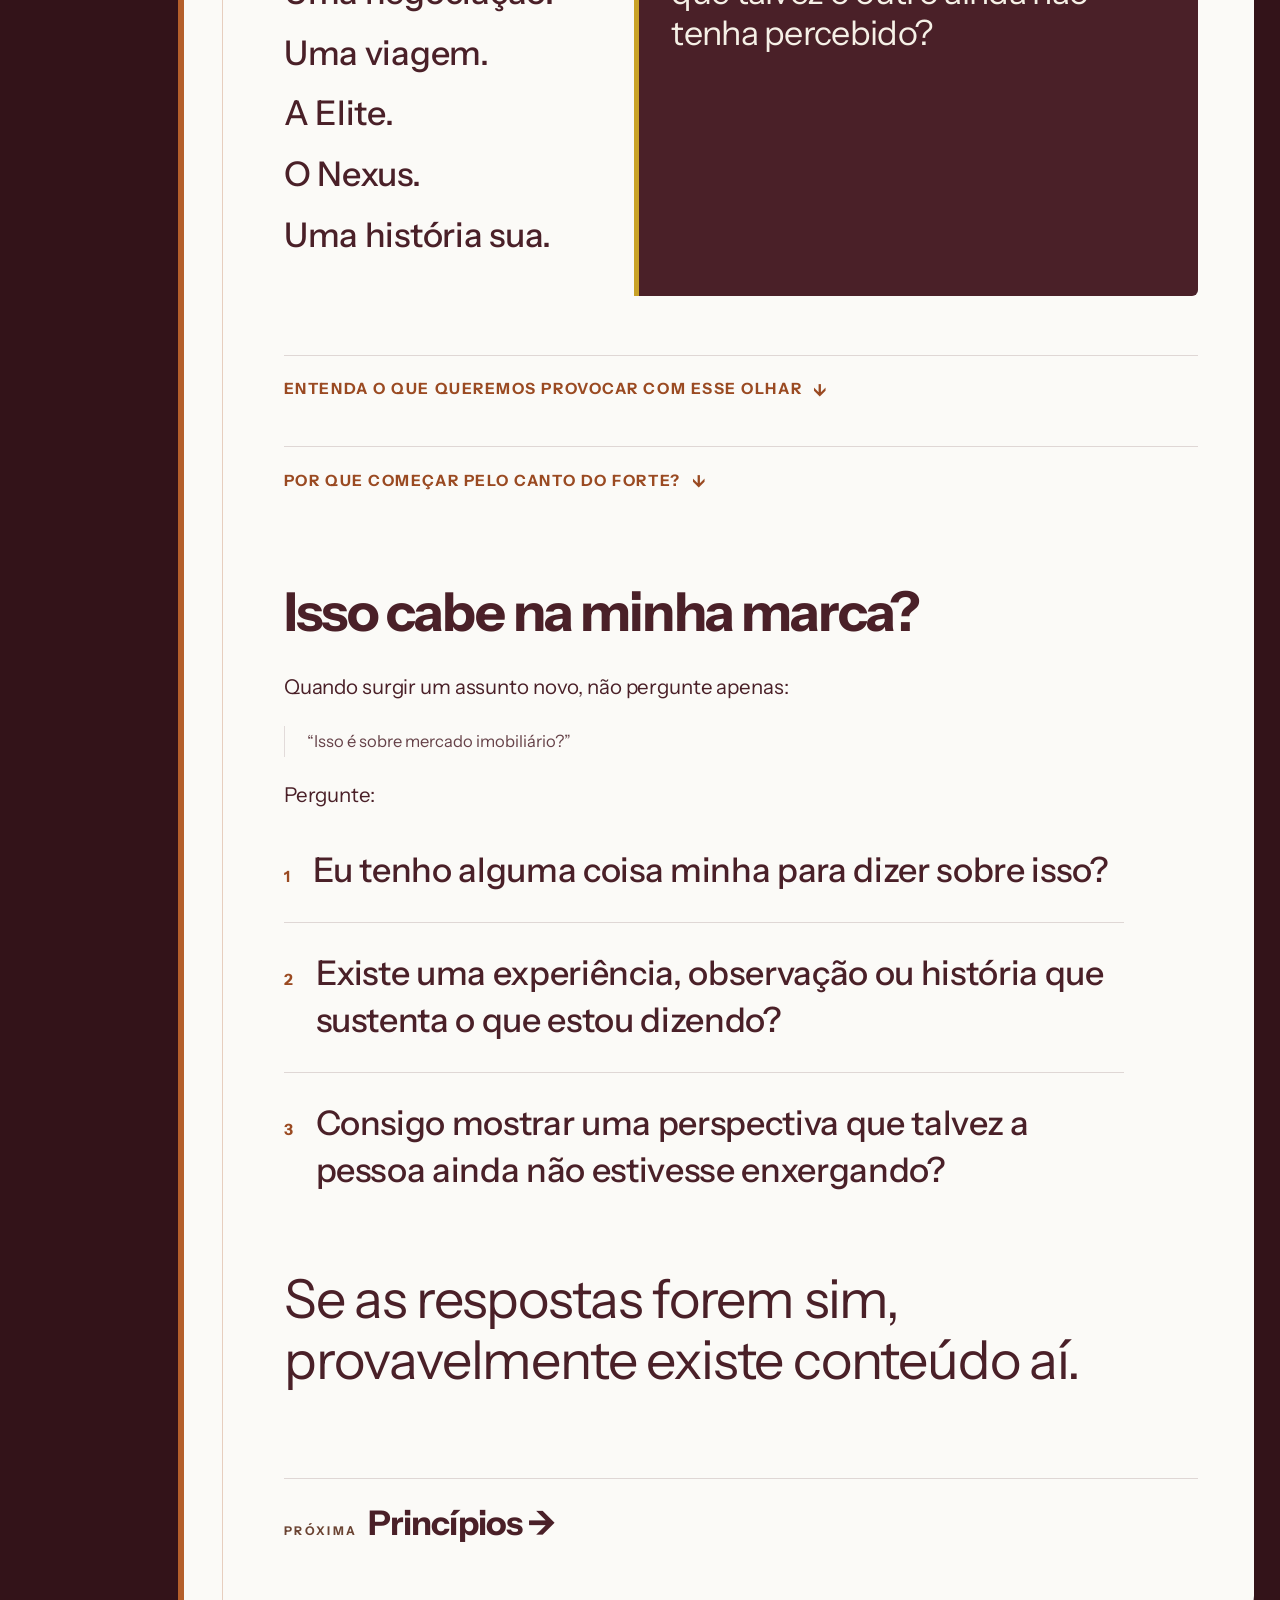
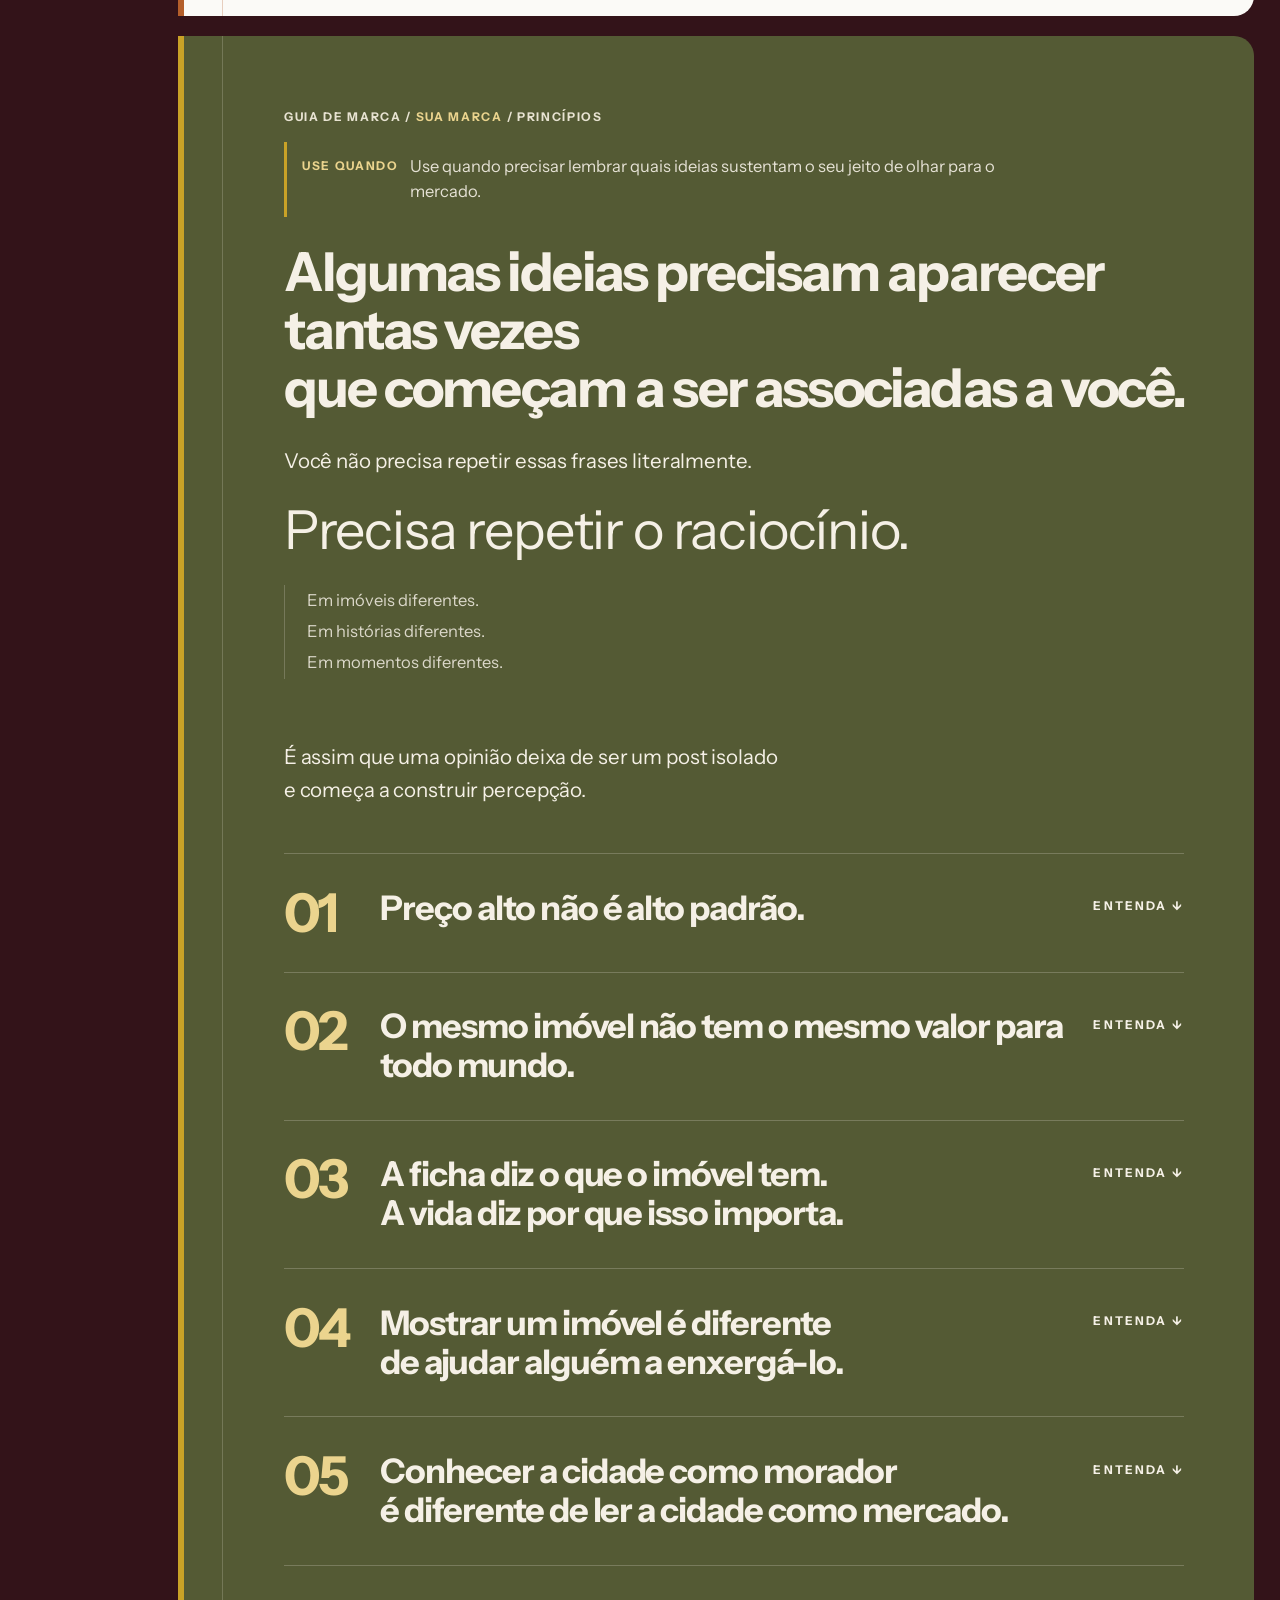
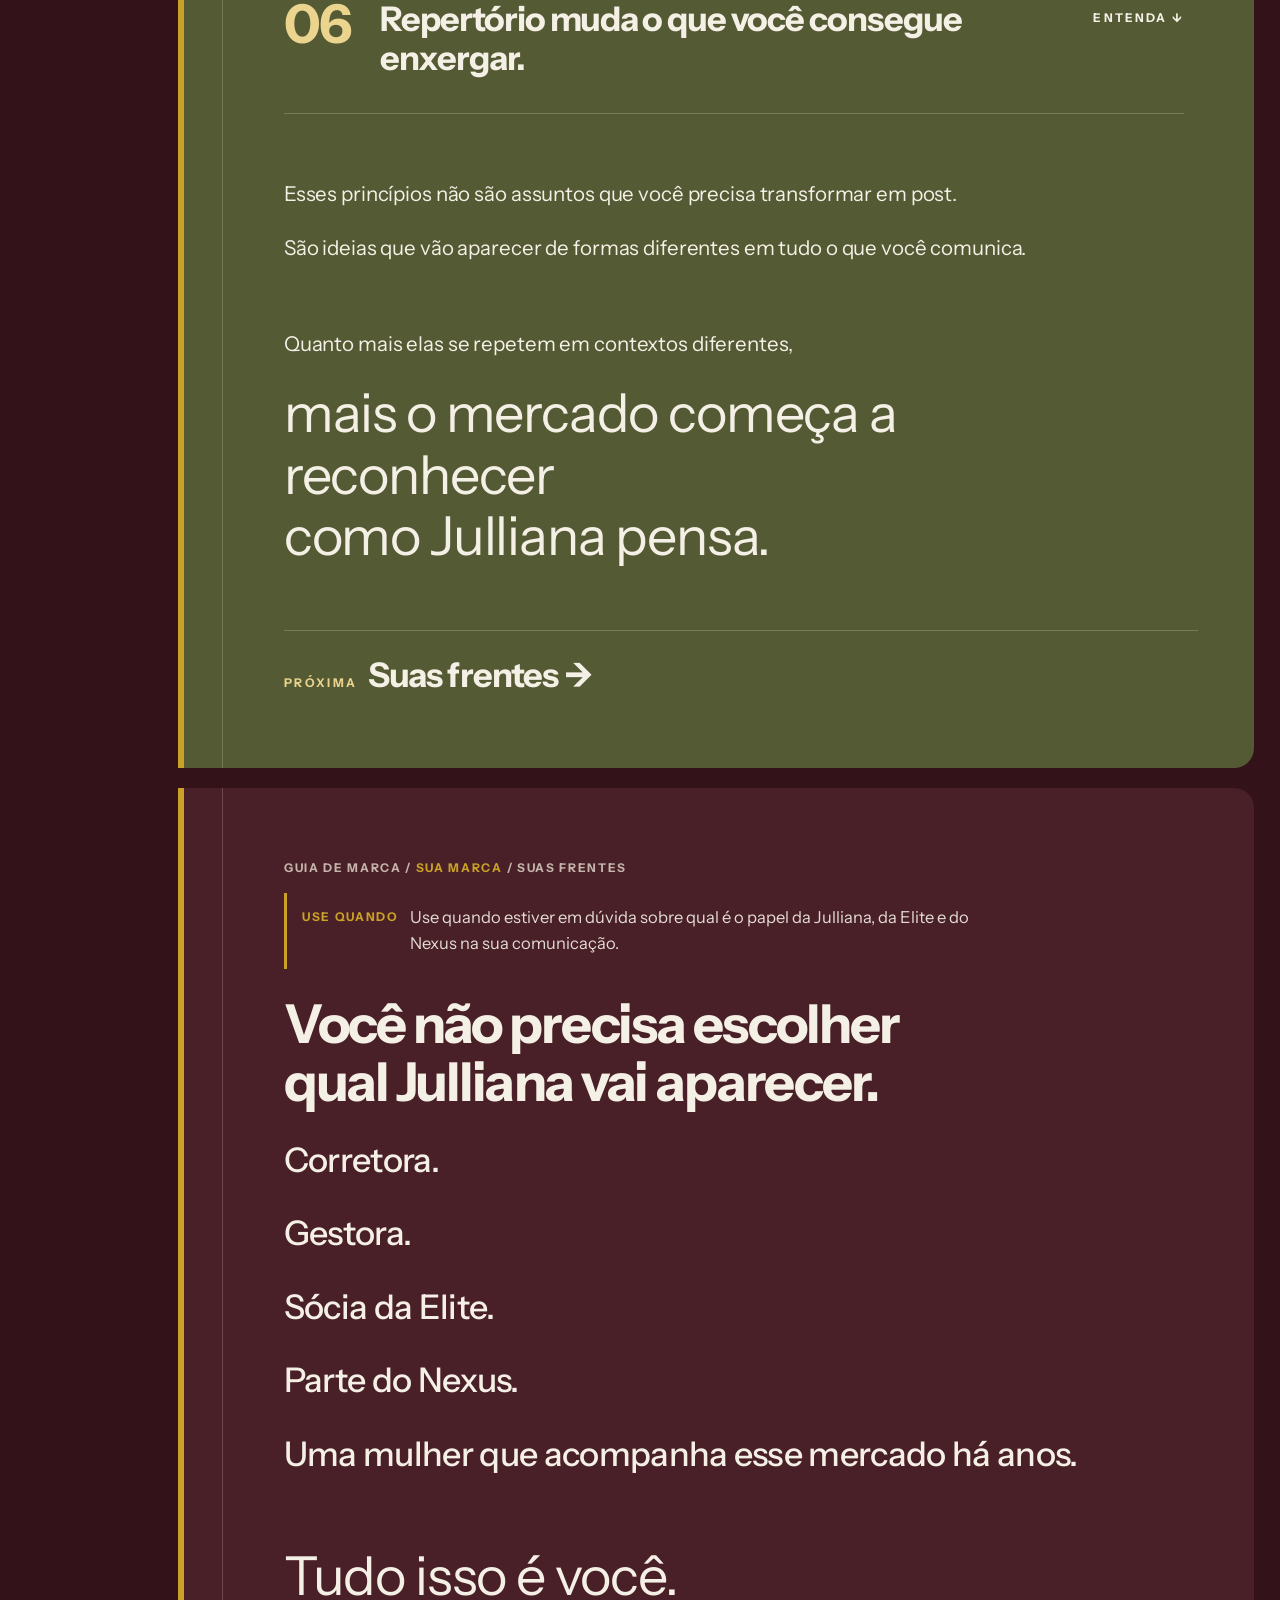
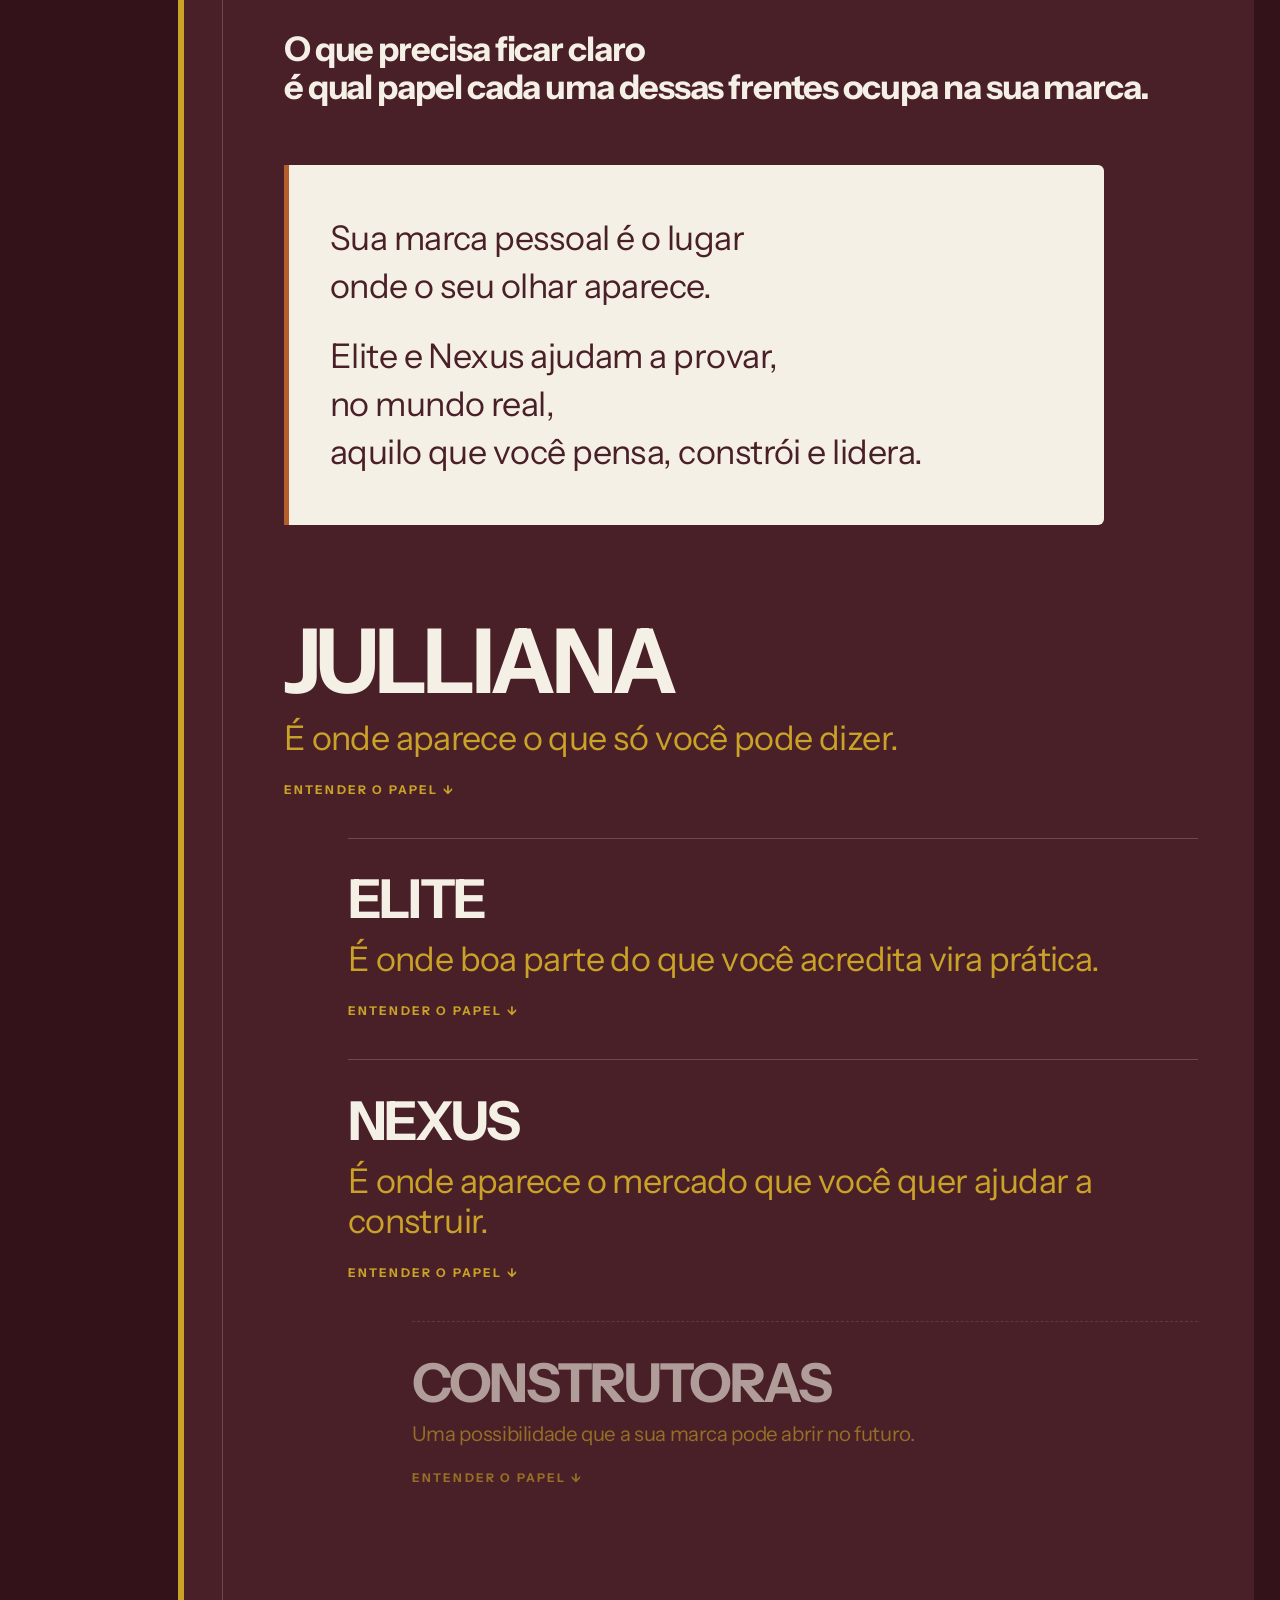
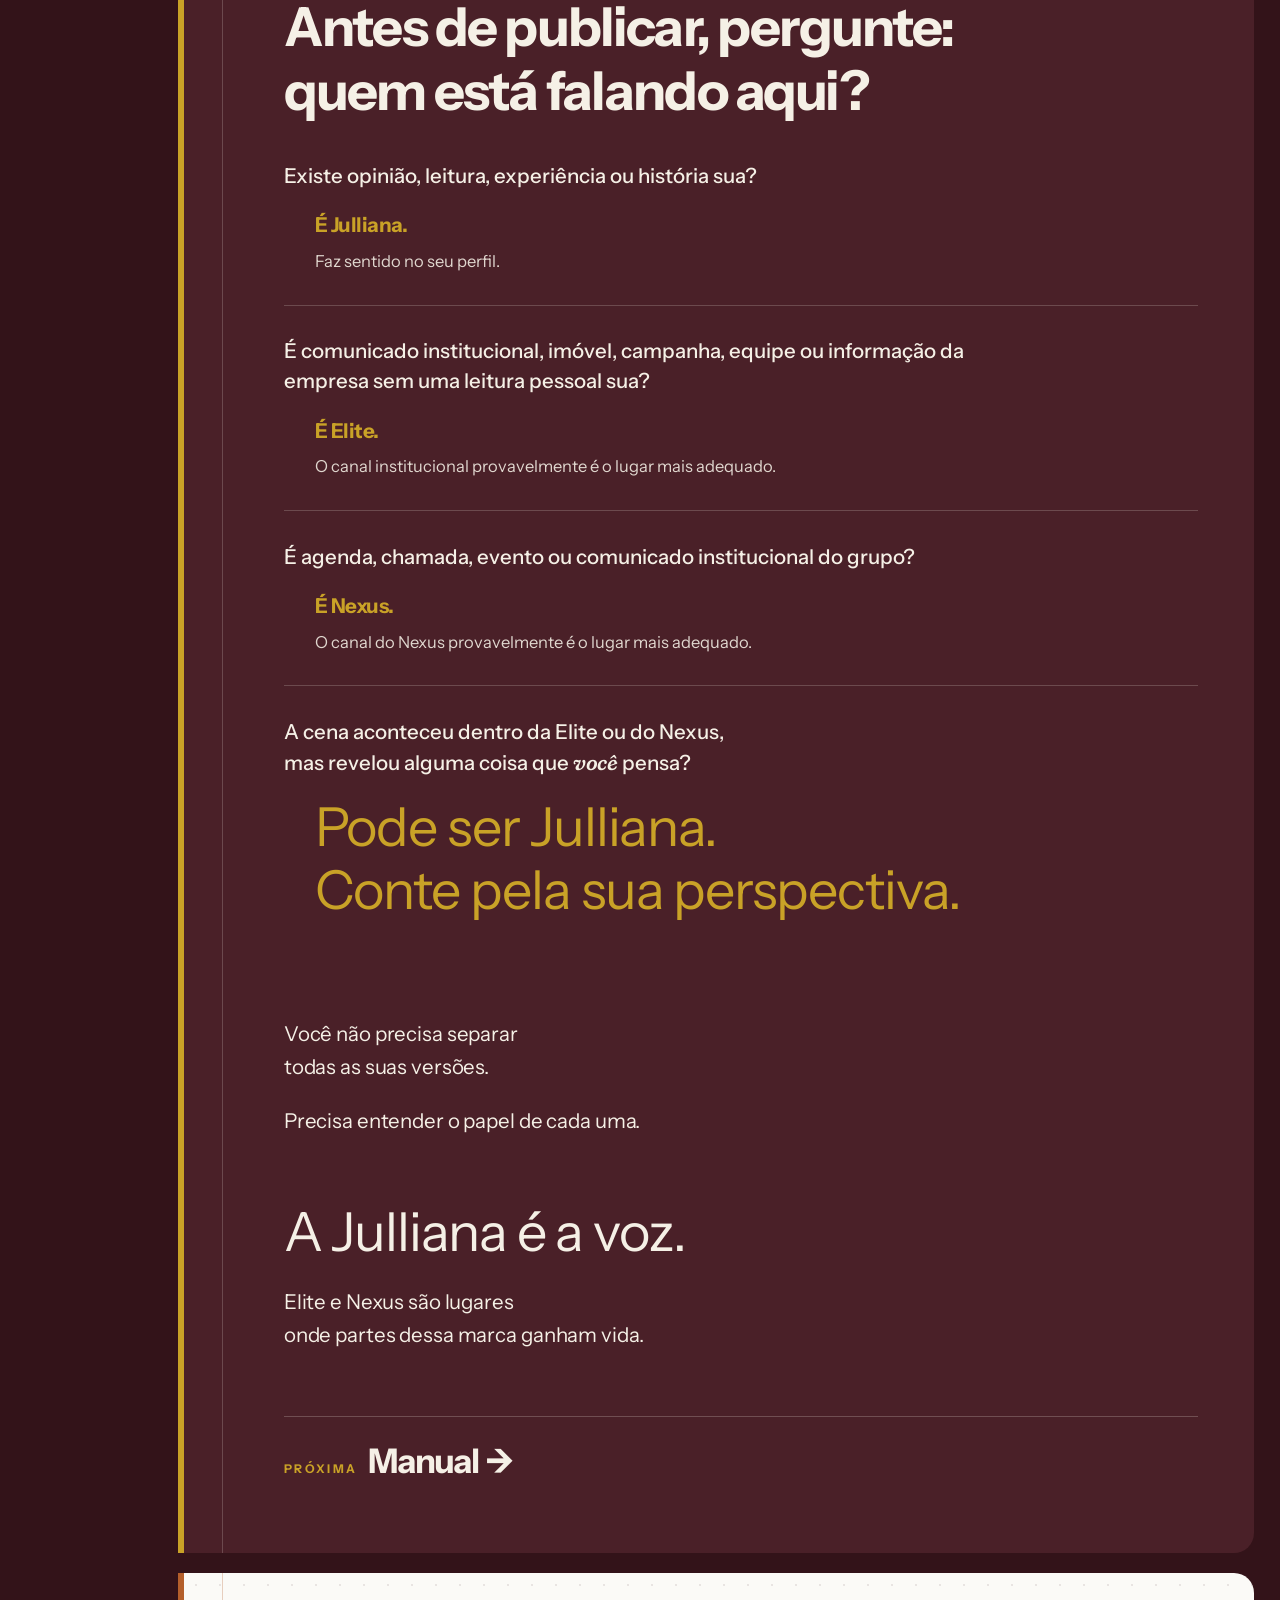
<file: marca.html>
<!DOCTYPE html>
<html lang="pt-BR">
<head>
<meta charset="UTF-8">
<meta name="viewport" content="width=device-width, initial-scale=1.0">
<title>Julliana Marques · Guia de Marca</title>
<meta name="description" content="A Leitura de Marca de Julliana Marques: de onde partimos, a essência, território, princípios, suas frentes, manual, arquétipos, manifesto e cliente ideal.">
<link rel="icon" href="data:image/svg+xml,%3Csvg xmlns='http://www.w3.org/2000/svg' viewBox='0 0 32 32'%3E%3Crect width='32' height='32' rx='7' fill='%23331319'/%3E%3Ctext x='16' y='22' font-family='Georgia,serif' font-size='17' font-weight='bold' fill='%23C9A227' text-anchor='middle'%3EJ%3C/text%3E%3C/svg%3E">
<meta name="theme-color" content="#331319">
<link rel="preconnect" href="https://fonts.googleapis.com">
<link rel="preconnect" href="https://fonts.gstatic.com" crossorigin>
<link href="https://fonts.googleapis.com/css2?family=Fraunces:ital,opsz,wght@1,9..144,400..600&family=Archivo:wght@600;700;800&family=Instrument+Sans:wght@400;500;600;700&display=swap" rel="stylesheet">
<link rel="stylesheet" href="estilo.css?v=20260925">
</head>
<body>

<button class="menu-bt" id="menuBt" aria-label="Abrir menu"><span class="ic">☰</span> <span id="menuTxt">Guia de Marca</span></button>
<aside class="rail" id="rail">
  <a class="rail-casa" href="index.html">← início</a>
  <div class="marca" id="railMarca"></div>
  <nav id="navAbas" aria-label="Telas da Leitura"></nav>
  <button class="topo" id="btTopo">↑ topo</button>
</aside>

<i id="prog" aria-hidden="true"></i>
<main id="main"></main>

<script src="comum.js?v=20260925"></script>
<script>
comDados(function(){

var CASA = "Guia de Marca";
$("#menuTxt").textContent = "Guia de Marca";
$("#railMarca").innerHTML = "Guia de Marca<br><span style='opacity:.6;font-weight:700'>"+esc(MARCA.cliente)+"</span>";
window.CASA = CASA;

/* ===== CAPA DA LEITURA ===== */
folha("tinta capa",
  '<div class="prod">Guia de Marca</div>'+
  '<h1>'+esc(MARCA.cliente).replace(" ","<br>")+'</h1>'+
  '<p class="sub">O que reconhecemos sobre a sua marca nos nossos encontros. Leia com calma, na ordem. No fim tem a porta para o lugar onde isso vira trabalho.</p>'+
  '<div class="botoes" style="margin-top:clamp(28px,4vw,52px)">'+
    '<button class="bt cheio" data-alvo="de-onde-partimos">Começar a leitura →</button>'+
    '<a class="bt" href="conteudo.html" style="color:var(--creme)">Ir direto para o Conteúdo</a>'+
  '</div>','capa');

folha("grade",mig("Sua Marca","De onde partimos")+usar(RETRATO.usar)+
  '<h2>'+esc(RETRATO.titulo)+'</h2>'+
  ed(RETRATO.bloco)+
  '<div class="notas">'+RETRATO.notas.map(function(n){
    return '<div class="nt-item '+(n.peso||"forte")+'"><div class="nota-v" data-conta="'+n.v+'">0</div><p>'+esc(n.t)+'</p></div>';
  }).join("")+'</div>'+
  mais("Entenda por que chegamos aqui",RETRATO.detalhe));

folha("areia",mig("Sua Marca","A essência")+usar(ESSENCIA.usar)+
  '<div class="ed-pausa"></div>'+
  '<p class="mao frase-mae">'+br(ESSENCIA.frase)+'</p>'+
  '<div class="ed-pausa g"></div>'+
  '<p class="ed-ponte">'+esc(ESSENCIA.ponte)+'</p>'+
  ESSENCIA.desdobra.map(function(d){return '<p class="ed-seq">'+br(d)+'</p>'}).join("")+
  '<div class="bloco-virada">'+ESSENCIA.virada.map(function(v){return '<p>'+br(v)+'</p>'}).join("")+'</div>'+
  '<div class="evidencia"><span class="rot">evidência</span>'+
  '<p class="ed-ponte">'+esc(ESSENCIA.provaIntro)+'</p>'+
  '<p class="fala"><span class="asp">“</span>'+esc(ESSENCIA.prova)+'<span class="asp">”</span></p>'+
  '<p class="onde">'+br(ESSENCIA.provaOnde)+'</p></div>'+
  ed(ESSENCIA.fecho));

folha("escura",mig("Sua Marca","Em 1 minuto")+usar(RESUMO_1MIN.usar)+
  '<div class="selo">'+esc(RESUMO_1MIN.selo)+'</div>'+
  '<h2 class="h-cola">'+esc(RESUMO_1MIN.headline[0])+'<br><span class="peso">'+esc(RESUMO_1MIN.headline[1])+'</span></h2>'+
  '<div class="ficha">'+RESUMO_1MIN.campos.map(function(c){
    return '<div class="ficha-item'+(c.anota?" lado":"")+'">'+
      '<div class="txt"><div class="rot">'+esc(c.rot)+'</div>'+
      (c.resp?'<p class="resp">'+br(c.resp)+'</p>':'')+
      (c.grande?'<p class="grande">'+br(c.grande)+'</p>':'')+'</div>'+
      (c.anota?'<div class="anota"><span class="tr"></span><span class="w">'+esc(c.anota)+'</span></div>':'')+
      '</div>';
  }).join("")+'</div>');

folha("",mig("Sua Marca","Território")+usar(TERRITORIO.usar)+
  '<h2 class="h-terr">'+esc(TERRITORIO.titulo)+'</h2>'+
  ed(TERRITORIO.abertura)+
  '<div class="contraste">'+
    '<div class="c-assuntos"><div class="rot-ed">'+esc(TERRITORIO.contraste.rotA)+'</div>'+
    '<p class="c-lista">'+br(TERRITORIO.contraste.assuntos)+'</p></div>'+
    '<div class="bloco-virada"><div class="rot-ed">'+esc(TERRITORIO.contraste.rotB)+'</div>'+
    '<p class="c-perg">'+br(TERRITORIO.contraste.pergunta)+'</p></div>'+
  '</div>'+
  mais("Entenda o que queremos provocar com esse olhar",TERRITORIO.olhar)+
  mais("Por que começar pelo Canto do Forte?",TERRITORIO.forte)+
  '<div class="ed-pausa g"></div>'+
  '<h3 class="h-ferramenta">'+esc(TERRITORIO.ferramenta.titulo)+'</h3>'+
  ed(TERRITORIO.ferramenta.intro)+
  '<div class="perguntas">'+TERRITORIO.ferramenta.perguntas.map(function(q,i){
    return '<div class="perg"><span class="n">'+(i+1)+'</span><p class="t">'+br(q)+'</p></div>';
  }).join("")+'</div>'+
  '<p class="ed-destaque">'+br(TERRITORIO.ferramenta.fecho)+'</p>');

folha("mato",mig("Sua Marca","Princípios")+usar(PRINCIPIOS.usar)+
  '<h2 class="h-princ">'+br(PRINCIPIOS.titulo)+'</h2>'+
  ed(PRINCIPIOS.abertura)+
  '<div class="principios">'+PRINCIPIOS.itens.map(function(p,i){
    return '<details class="pr-item"><summary>'+
      '<span class="num">'+(i<9?"0":"")+(i+1)+'</span>'+
      '<span class="tit">'+br(p.t)+'</span>'+
      '<span class="pr-cta"></span></summary>'+
      '<div class="pr-corpo">'+ed(p.corpo)+'</div></details>';
  }).join("")+'</div>'+
  '<div class="fecho-princ">'+ed(PRINCIPIOS.fecho)+'</div>');

folha("escura",mig("Sua Marca","Suas frentes")+usar(CAMADAS.usar)+
  '<h2 class="h-princ">'+br(CAMADAS.titulo)+'</h2>'+
  '<div class="editorial">'+CAMADAS.versoes.map(function(v){return '<p class="ed-seq">'+br(v)+'</p>'}).join("")+'</div>'+
  ed(CAMADAS.abertura)+
  '<div class="bloco-claro">'+CAMADAS.central.map(function(c){return '<p>'+br(c)+'</p>'}).join("")+'</div>'+
  '<div class="frentes">'+CAMADAS.itens.map(function(c,i){
    return '<details class="fr nv'+(i===0?1:(i===3?3:2))+'"><summary>'+
      '<span class="fr-n">'+esc(c.nome)+'</span>'+
      '<span class="fr-s">'+br(c.papel)+'</span>'+
      '<span class="fr-cta"></span></summary>'+
      '<div class="fr-corpo">'+ed(c.corpo)+'</div></details>';
  }).join("")+'</div>'+
  '<div class="ed-pausa g"></div>'+
  '<h3 class="h-ferramenta">'+br(CAMADAS.quem.titulo)+'</h3>'+
  '<div class="quem">'+CAMADAS.quem.casos.map(function(q){
    return '<div class="qi"><p class="qp">'+enf(q.p)+'</p>'+
      (q.grande
        ? '<p class="qr-g">'+br(q.r)+'</p>'
        : '<div class="qr"><b>'+esc(q.quem)+'</b><span>'+br(q.r)+'</span></div>')+
      '</div>';
  }).join("")+'</div>'+
  '<div class="ed-pausa g"></div>'+
  ed(CAMADAS.fecho));

function manBloco(b){
  var h = b.rot ? '<div class="rot-ed">'+esc(b.rot)+'</div>' : '';
  if(b.tipo==="virada") h+='<div class="bloco-virada">'+b.linhas.map(function(l){return '<p>'+br(l)+'</p>'}).join("")+'</div>';
  else if(b.tipo==="ideias") h+='<div class="perguntas">'+b.itens.map(function(t,i){
      return '<div class="perg"><span class="n">'+(i+1)+'</span><p class="t">'+br(t)+'</p></div>'}).join("")+'</div>';
  else if(b.tipo==="ecos") h+='<div class="ecos"><div class="ec-i">'+esc(b.intro)+'</div>'+
      b.frases.map(function(f){return '<p class="ec">'+br(f)+'</p>'}).join("")+'</div>';
  else if(b.tipo==="tracos") h+='<div class="tracos">'+b.itens.map(function(t){
      return '<div><div class="tr-w">'+esc(t.t)+'</div><p>'+br(t.d)+'</p></div>'}).join("")+'</div>';
  else if(b.tipo==="protege") h+='<div class="protege">'+b.itens.map(function(t){
      return '<div class="pg"><div class="pg-t">'+esc(t.t)+'</div><p class="pg-a">'+br(t.a)+'</p><p class="pg-b">'+br(t.b)+'</p></div>'}).join("")+'</div>';
  else if(b.corpo) h+=ed(b.corpo);
  if(b.mais) h+=mais(b.mais.r,b.mais.corpo);
  return '<div class="man-bloco">'+h+'</div>';
}
function manArea(a){return a.blocos.map(manBloco).join("")}

folha("grade",mig("Sua Marca","Manual")+usar(MANUAL.usar)+
  '<h2 class="h-princ">'+br(MANUAL.titulo)+'</h2>'+
  ed(MANUAL.abertura)+
  '<div class="portas">'+MANUAL.areas.map(function(a){
    return '<details class="porta"><summary>'+
      '<span class="po-n">'+esc(a.n)+'</span>'+
      '<span><span class="po-t">'+esc(a.t)+'</span><span class="po-s">'+br(a.s)+'</span></span>'+
      '<span class="po-cta"></span></summary>'+
      '<div class="man-corpo"></div></details>';
  }).join("")+'</div>','manual');

folha("tinta",mig("Sua Marca","Arquétipos")+usar(ARQUETIPOS.usar)+
  '<h2 class="h-princ">'+br(ARQUETIPOS.titulo)+'</h2>'+
  ed(ARQUETIPOS.abertura)+

  '<div class="arq-heroi">'+
  '<div class="rot-ed">'+esc(ARQUETIPOS.heroi.rot)+'</div>'+
  '<p class="ed-destaque g">'+br(ARQUETIPOS.heroi.h)+'</p>'+
  '<div class="rot-ed" style="margin-top:clamp(26px,3.4vw,46px)">'+esc(ARQUETIPOS.heroi.rotLinha)+'</div>'+
  '<div class="tl">'+ARQUETIPOS.heroi.linha.map(function(m){
    return '<div class="tl-i"><div class="tl-q">'+esc(m.q)+'</div><p class="tl-t">'+br(m.t)+'</p></div>';
  }).join("")+'</div>'+
  '<div class="evidencia so"><span class="rot">'+esc(ARQUETIPOS.heroi.falaRot)+'</span>'+
  '<p class="fala"><span class="asp">“</span>'+br(ARQUETIPOS.heroi.fala)+'<span class="asp">”</span></p></div>'+
  ed(ARQUETIPOS.heroi.porque)+
  '<div class="ed-pausa"></div>'+
  '<div class="rot-ed">'+esc(ARQUETIPOS.heroi.naoRot)+'</div>'+
  ed(ARQUETIPOS.heroi.nao)+
  '</div>'+

  '<div class="duo">'+ARQUETIPOS.duo.map(function(d){
    return '<div class="du"><div class="rot-ed">'+esc(d.rot)+'</div>'+
      '<h3 class="du-h">'+br(d.h)+'</h3>'+ed(d.corpo)+
      '<p class="du-f">'+br(d.fecho)+'</p>'+
      (d.evid?'<div class="anota"><span class="tr"></span><span class="w">'+esc(d.evid)+'</span></div>':'')+
      '</div>';
  }).join("")+'</div>'+

  '<div class="bloco-claro">'+
  '<div class="rot-ed">'+esc(ARQUETIPOS.mago.rot)+'</div>'+
  '<h3>'+br(ARQUETIPOS.mago.h)+'</h3>'+
  '<p class="fala-mini"><span class="asp">“</span>'+esc(ARQUETIPOS.mago.fala)+'<span class="asp">”</span></p>'+
  ed(ARQUETIPOS.mago.corpo)+'</div>'+

  '<div class="ed-pausa"></div>'+
  '<h3 class="h-ferramenta">'+br(ARQUETIPOS.comunicacao.titulo)+'</h3>'+
  '<div class="aparece">'+ARQUETIPOS.comunicacao.itens.map(function(c){
    return '<div class="ap"><div class="ap-t">'+esc(c.t)+'</div><p>'+br(c.d)+'</p></div>';
  }).join("")+'</div>'+
  '<div class="ed-pausa g"></div>'+
  ed(ARQUETIPOS.fecho));

folha("grade",mig("Sua Marca","Cliente ideal")+usar(CLIENTE.usar)+
  '<div class="rot-ed">'+esc(CLIENTE.rot)+'</div>'+
  '<h2 class="h-princ">'+br(CLIENTE.titulo)+'</h2>'+
  ed(CLIENTE.abertura)+

  '<div class="contraste eq">'+
    '<div class="c-assuntos"><div class="rot-ed">'+esc(CLIENTE.diz.rotA)+'</div>'+
    '<p class="c-lista">'+br(CLIENTE.diz.itens)+'</p></div>'+
    '<div class="c-assuntos"><div class="rot-ed">'+esc(CLIENTE.diz.rotB)+'</div>'+
    '<p class="porque">'+esc(CLIENTE.diz.porque)+'</p></div>'+
  '</div>'+

  '<div class="rot-ed">'+esc(CLIENTE.quem.rot)+'</div>'+ed(CLIENTE.quem.corpo)+

  '<div class="contraste eq topo">'+
    '<div class="c-assuntos"><div class="rot-ed">'+esc(CLIENTE.lista.rotA)+'</div>'+
    '<p class="c-lista fraca">'+br(CLIENTE.lista.a)+'</p></div>'+
    '<div class="c-assuntos"><div class="rot-ed">'+esc(CLIENTE.lista.rotB)+'</div>'+
    CLIENTE.lista.b.map(function(x){return '<p class="ed-seq m">'+br(x)+'</p>'}).join("")+'</div>'+
  '</div>'+
  ed(CLIENTE.lista.fecho)+

  '<div class="ed-pausa"></div>'+
  '<div class="ecos"><div class="ec-i">'+esc(CLIENTE.tensao.rot)+'</div>'+
  '<p class="ec">'+br(CLIENTE.tensao.um)+'</p></div>'+
  '<p class="ed-ponte" style="margin-top:clamp(20px,2.6vw,34px)">'+br(CLIENTE.tensao.ponte)+'</p>'+
  '<p class="ec g">'+br(CLIENTE.tensao.dois)+'</p>'+

  '<div class="ed-pausa g"></div>'+
  '<div class="rot-ed">'+esc(CLIENTE.momentos.rot)+'</div>'+
  '<div class="momentos">'+CLIENTE.momentos.itens.map(function(m,k){
    return '<details class="porta"><summary>'+
      '<span class="po-n">0'+(k+1)+'</span>'+
      '<span><span class="po-t">'+esc(m.t)+'</span><span class="po-s">'+br(m.s)+'</span></span>'+
      '<span class="po-cta"></span></summary>'+
      '<div class="man-corpo">'+ed(m.corpo)+
      '<div class="rot-ed" style="margin-top:clamp(20px,2.6vw,34px)">a pergunta por trás</div>'+
      '<p class="ed-destaque m">'+br(m.perg)+'</p></div></details>';
  }).join("")+'</div>'+

  '<div class="ed-pausa g"></div>'+
  '<h3 class="h-ferramenta">'+br(CLIENTE.percebe.titulo)+'</h3>'+
  '<div class="ecos duas"><div class="ec-i">'+esc(CLIENTE.percebe.rot)+'</div>'+
  CLIENTE.percebe.frases.map(function(f){return '<p class="ec">'+br(f)+'</p>'}).join("")+'</div>'+

  '<div class="ed-pausa g"></div>'+
  '<div class="rot-ed">'+esc(CLIENTE.nao.rot)+'</div>'+
  '<p class="ed-recuo">'+br(CLIENTE.nao.itens)+'</p>'+
  '<div class="bloco-virada forte">'+CLIENTE.nao.virada.map(function(v){
    return '<p>'+br(v)+'</p>'}).join("")+'</div>'+

  '<h3 class="h-ferramenta">'+br(CLIENTE.troca.titulo)+'</h3>'+
  '<div class="troca">'+CLIENTE.troca.itens.map(function(t){
    return '<div class="tr2"><div class="tx-menos"><div class="lb">menos isso</div><p>'+br(t.a)+'</p></div>'+
      '<div class="tx-mais"><div class="lb">mais isso</div><p>'+br(t.b)+'</p></div></div>';
  }).join("")+'</div>'+

  '<div class="ed-pausa g"></div>'+
  '<p class="ed-linha">'+br(CLIENTE.regua.intro)+'</p>'+
  '<p class="ed-destaque g">'+br(CLIENTE.regua.p)+'</p>');


/* ===== FECHAMENTO DA LEITURA ===== */
folha("mf-folha",mig("Leitura","Fim da leitura")+
  '<div class="mf"><div class="mf-rot">fim da leitura</div>'+
  '<p class="mf-n">Isso é o que reconhecemos sobre a sua marca.</p>'+
  '<p class="mf-n">Você pode voltar aqui sempre que precisar se lembrar de quem você é<br>ou de por que decidimos alguma coisa.</p>'+
  '<div class="mf-p g"></div>'+
  '<p class="mf-s">A partir de agora,<br>o trabalho acontece em outro lugar.</p>'+
  '<div class="mf-p gg"></div>'+
  '<a class="porta-out" href="conteudo.html">'+
    '<span class="rot">a porta seguinte</span>'+
    '<span class="nm">O seu Conteúdo →</span>'+
    '<span class="ds">Pautas, ferramentas, decisões rápidas e o plano de ação. É onde você vai entrar toda semana.</span>'+
  '</a></div>','fim');

montar();
try{ MEM.marcarLeu(); }catch(e){}
navegacao(null);
/* ---------- manual: uma área por vez, conteúdo sob demanda ---------- */
var manPronto=[];
$$(".portas .porta").forEach(function(d,i){
  d.addEventListener("toggle",function(){
    if(!d.open) return;
    $$(".portas .porta").forEach(function(o){ if(o!==d) o.open=false; });
    if(!manPronto[i]){ d.querySelector(".man-corpo").innerHTML=manArea(MANUAL.areas[i]); manPronto[i]=1; }
  });
});


ligarGerais();
animacoes();

});
</script>
</body>
</html>
</file>
<file: estilo.css>
/* =========================================================================
   IDENTIDADE VISUAL v3 · Giovanna Carrilho
   Escala tipográfica ampliada para leitura confortável.
   ========================================================================= */
:root{
  --vinho:#4A2028; --vinho-d:#331319; --laranja:#B45F2B;
  --terra:#C89078; --oliva:#545A34; --ocre:#C9A227; --cacau:#6B4433;
  --creme:#F5F0E6; --creme2:#EFE9DC; --papel:#FBFAF7;
  --disp:'Archivo',Helvetica,sans-serif;
  --serif:'Fraunces',Georgia,serif;
  --texto:'Instrument Sans',Helvetica,sans-serif;
  --rail:178px;
  /* os seis passos de tamanho. nada fora daqui. */
  --s-d0:clamp(42px,7vw,104px);       /* nome, número gigante · Archivo 800 */
  --s-d1:clamp(30px,4.2vw,56px);      /* título de tela · Archivo 800 */
  --s-d2:clamp(22px,2.7vw,34px);      /* frase de peso · Outfit 300 */
  --s-t1:clamp(18.5px,1.6vw,22px);    /* título de caixa · Outfit 600 */
  --s-b1:clamp(16.5px,1.2vw,17.5px);  /* corpo · Outfit 400 */
  --s-b2:15.5px;                      /* apoio · Outfit 400 */
  --s-l1:12px;                        /* etiqueta · Outfit 700 caixa alta */
  /* duas cores de apoio, para parar de usar opacidade como cor */
  --apoio:#7C5F63; --apoio-d:#C5B5AD; --pad:clamp(22px,4.4vw,80px); --linha:rgba(74,32,40,.16);
  /* o acento do texto pequeno muda com o fundo, para sempre dar para ler.
     A cor cheia da identidade continua sendo --laranja e --ocre, nos fundos e nos títulos. */
  --acento:#9A4A22; --apoio-cor:var(--apoio);
  --laranja-f:#9E4F22;   /* laranja de fundo quando há texto pequeno por cima */
}
*{margin:0;padding:0;box-sizing:border-box}
html{scroll-behavior:smooth;-webkit-text-size-adjust:100%;background:var(--vinho-d)}
body{background:var(--vinho-d);color:var(--vinho);font-family:var(--texto);
  line-height:1.7;-webkit-font-smoothing:antialiased;padding-left:var(--rail);overflow-x:hidden}
::selection{background:var(--ocre);color:var(--vinho)}
button{font-family:inherit} a{color:inherit}

/* ---------- rail ---------- */
.rail{position:fixed;left:0;top:0;bottom:0;width:var(--rail);z-index:60;background:var(--vinho-d);
  display:flex;flex-direction:column;padding:20px 0 16px;gap:2px;border-right:1px solid rgba(245,240,230,.12)}
.rail .marca{font-weight:800;font-size:var(--s-l1);letter-spacing:.18em;color:var(--ocre);
  text-transform:uppercase;padding:0 15px 18px;line-height:1.5}
.rail nav{display:flex;flex-direction:column;gap:2px;flex:1;overflow-y:auto;scrollbar-width:none}
.rail nav::-webkit-scrollbar{display:none}
.aba{display:flex;flex-direction:column;gap:3px;align-items:flex-start;text-align:left;
  background:transparent;border:none;cursor:pointer;color:rgba(245,240,230,.56);
  border-left:3px solid transparent;transition:.16s;padding:12px 13px;width:100%}
.aba .nb{font-weight:800;font-size:var(--s-l1);letter-spacing:.05em;opacity:.7}
.aba .lb{font-weight:700;font-size:var(--s-l1);letter-spacing:.01em;line-height:1.25}
.aba:hover,.aba:focus-visible{color:var(--creme);background:rgba(180,95,43,.2);outline:none}
.aba.on{color:var(--creme);background:var(--laranja-f);border-left-color:var(--ocre)}
.rail .topo{margin:10px 13px 0;padding:10px 0;border:1px solid rgba(245,240,230,.26);
  background:transparent;color:rgba(245,240,230,.72);cursor:pointer;font-size:var(--s-l1);border-radius:4px}
.rail .topo:hover{background:var(--laranja-f);color:var(--creme);border-color:var(--laranja-f)}
.menu-bt{display:none}

/* ---------- contraste das afordâncias pequenas ---------- */
.folha:not(.escura):not(.tinta):not(.fogo):not(.mato) .pr-cta,
.folha:not(.escura):not(.tinta):not(.fogo):not(.mato) .po-cta,
.folha:not(.escura):not(.tinta):not(.fogo):not(.mato) .fr-cta,
.folha:not(.escura):not(.tinta):not(.fogo):not(.mato) .proxima .rot,
.folha:not(.escura):not(.tinta):not(.fogo):not(.mato) .anota .w,
.folha:not(.escura):not(.tinta):not(.fogo):not(.mato) .tr2 .lb{color:var(--cacau)}
.mato .pr-cta,.mato .po-cta,.mato .fr-cta,.mato .proxima .rot{color:var(--creme)}
.proxima .rot{font-size:var(--s-l1)}
@media(max-width:700px){.subi{min-height:44px;display:flex;align-items:center}}


/* ---------- trilha: segundo nível ---------- */
.grp .sub{display:none}
.grp.on .sub{display:block;padding:1px 0 9px}
.subi{display:block;width:100%;text-align:left;background:transparent;border:none;cursor:pointer;
  color:rgba(245,240,230,.66);font-size:var(--s-l1);font-weight:600;line-height:1.3;font-family:inherit;
  padding:8px 12px 8px 27px;position:relative;transition:.14s}
.subi::before{content:'';position:absolute;left:15px;top:50%;width:5px;height:1px;
  background:currentColor;opacity:.55;transition:.14s}
.subi:hover,.subi:focus-visible{color:var(--creme);background:rgba(180,95,43,.18);outline:none}
.subi.on{color:var(--ocre);font-weight:800}
.subi.on::before{width:10px;opacity:1}

/* ---------- barra de progresso ---------- */
#prog{position:fixed;top:0;left:var(--rail);right:0;height:2px;background:var(--ocre);
  transform-origin:0 50%;transform:scaleX(0);z-index:70;transition:transform .1s linear}

/* ---------- próxima tela ---------- */
.proxima{display:inline-flex;align-items:baseline;gap:10px;margin-top:clamp(34px,5vw,70px);
  background:transparent;border:none;border-top:1px solid var(--linha);cursor:pointer;
  font-family:inherit;color:inherit;padding:clamp(15px,1.9vw,24px) 0 0;width:100%;text-align:left;
  transition:.16s}
.escura .proxima,.tinta .proxima,.fogo .proxima,.mato .proxima{border-top-color:rgba(245,240,230,.22)}
.proxima .rot{font-weight:800;font-size:var(--s-l1);letter-spacing:.2em;text-transform:uppercase;
  color:var(--acento);flex:0 0 auto}
.escura .proxima .rot,.tinta .proxima .rot,.mato .proxima .rot{color:var(--acento)}
.fogo .proxima .rot{color:var(--creme)}
.proxima .nm{font-weight:800;letter-spacing:-.025em;font-size:var(--s-d2);line-height:1.2}
.proxima:hover .nm,.proxima:focus-visible .nm{color:var(--acento)}
.escura .proxima:hover .nm,.tinta .proxima:hover .nm,.mato .proxima:hover .nm{color:var(--acento)}
.proxima:focus-visible{outline:2px solid var(--ocre);outline-offset:4px}


/* ---------- folhas ---------- */
.folha{background:var(--papel);border-left:6px solid var(--laranja);border-radius:0 18px 18px 0;
  margin:0 clamp(10px,2vw,28px) clamp(12px,1.8vw,20px) 0;padding:clamp(38px,5.6vw,78px) var(--pad);
  position:relative;overflow:hidden;scroll-margin-top:16px}
.folha::before{content:'';position:absolute;left:clamp(14px,3vw,44px);top:0;bottom:0;width:1px;
  background:rgba(180,95,43,.28)}
.folha .conteudo{position:relative;z-index:2;max-width:1100px;margin-left:clamp(22px,3.4vw,58px)}
.folha.escura{background:var(--vinho);color:var(--creme);border-left-color:var(--ocre)}
.folha.tinta{background:var(--vinho-d);color:var(--creme);border-left-color:var(--laranja)}
.folha.fogo{background:var(--laranja-f);color:var(--creme);border-left-color:var(--vinho-d)}
.folha.mato{background:var(--oliva);color:var(--creme);border-left-color:var(--ocre)}
.folha.areia{background:var(--creme2);border-left-color:var(--cacau)}
.folha.escura,.folha.tinta{--acento:var(--ocre);--apoio-cor:var(--apoio-d)}
.folha.mato{--acento:#EBD48E;--apoio-cor:#E8E3D2}
.folha.fogo{--acento:#FFFFFF;--apoio-cor:rgba(255,255,255,.92)}
.folha .bloco-claro,.folha .cx:not(.cx--escuro):not(.cx--acento),.folha .ref .pq{
  --acento:#9A4A22;--apoio-cor:var(--apoio)}
.folha.escura::before,.folha.tinta::before,.folha.fogo::before,.folha.mato::before{background:rgba(245,240,230,.2)}
.grade{background-image:radial-gradient(rgba(74,32,40,.1) 1px,transparent 1px);background-size:24px 24px}
.divisor{background:var(--vinho-d);color:var(--creme);border-left-color:var(--ocre);padding:clamp(30px,4vw,54px) var(--pad)}
.divisor .num{font-family:var(--disp);font-weight:800;font-size:var(--s-d0);color:var(--ocre);line-height:.9}
.divisor h2{margin:8px 0 0;font-size:var(--s-d1)}

/* ---------- migalha e use quando ---------- */
.migalha{font-weight:700;font-size:var(--s-l1);letter-spacing:.14em;text-transform:uppercase;
  color:var(--apoio-cor);margin-bottom:16px;line-height:1.5}
.migalha b{color:var(--acento);opacity:1;font-weight:800}
.escura .migalha b,.tinta .migalha b,.mato .migalha b{color:var(--acento)}
.fogo .migalha b{color:var(--creme)}
.usar{display:flex;gap:11px;align-items:flex-start;border-left:3px solid var(--laranja);
  padding:12px 0 12px 15px;margin-bottom:26px;max-width:66ch}
.escura .usar,.tinta .usar,.mato .usar{border-left-color:var(--ocre)}
.fogo .usar{border-left-color:var(--creme)}
.usar .rot{font-weight:800;font-size:var(--s-l1);letter-spacing:.14em;text-transform:uppercase;
  color:var(--acento);flex:0 0 auto;padding-top:2px}
.escura .usar .rot,.tinta .usar .rot,.mato .usar .rot{color:var(--acento)}
.fogo .usar .rot{color:var(--creme)}
.usar .tx{font-size:var(--s-b1);line-height:1.55;opacity:.9}

/* ---------- tipografia ---------- */
h1{font-weight:800;letter-spacing:-.045em;line-height:.9;font-size:var(--s-d0)}
h2{font-weight:800;letter-spacing:-.036em;line-height:1.04;font-size:var(--s-d1);max-width:22ch;margin-bottom:20px}
h3{font-weight:800;letter-spacing:-.028em;line-height:1.18;font-size:var(--s-d2);margin-bottom:12px}
h4{font-weight:800;letter-spacing:-.024em;line-height:1.2;font-size:var(--s-t1);margin-bottom:9px}
p{font-size:var(--s-t1);max-width:62ch;margin-bottom:16px;line-height:1.72}
p:last-child{margin-bottom:0}
.dim{color:var(--apoio-cor)}
.mao{font-family:var(--texto);font-weight:300;
  letter-spacing:-.024em;line-height:1.14}
.mao.g{font-size:var(--s-d0);max-width:21ch}
.mao.m{font-size:var(--s-d2);max-width:28ch;line-height:1.2}
/* ---------- o acento. Fraunces só aqui, e só em poucas palavras. ---------- */
em.oc,.des{font-family:var(--serif);font-style:italic;font-weight:500;
  font-variation-settings:'SOFT' 100,'WONK' 1;font-size:1.06em;letter-spacing:-.012em;
  white-space:nowrap;color:inherit}
.risco{width:44px;height:3px;background:var(--laranja);margin:26px 0}
.escura .risco,.tinta .risco,.mato .risco{background:var(--ocre)}
.fogo .risco{background:var(--creme)}

/* ---------- composicao editorial reutilizavel ---------- */
.editorial{margin-top:clamp(18px,2.2vw,28px)}
.ed-linha{font-size:var(--s-t1);line-height:1.6;letter-spacing:-.006em;max-width:62ch;margin:0 0 clamp(15px,1.7vw,22px)}
.ed-linha.g{font-size:var(--s-d2);line-height:1.4;letter-spacing:-.015em;max-width:40ch;font-weight:500;margin-bottom:clamp(22px,2.8vw,36px)}
.ed-ponte{font-size:var(--s-b1);line-height:1.5;letter-spacing:.04em;opacity:.9;max-width:46ch;margin:0 0 clamp(13px,1.5vw,18px)}
.ed-destaque{font-family:var(--texto);font-weight:300;
  font-size:var(--s-d1);line-height:1.14;letter-spacing:-.022em;max-width:40ch;margin:0 0 clamp(16px,1.9vw,24px)}
.ed-forte{font-weight:800;letter-spacing:-.032em;line-height:1.12;font-size:var(--s-d2);max-width:24ch;margin:0 0 clamp(12px,1.4vw,18px)}
.ed-forte.w{max-width:40ch}
.ed-recuo{font-size:var(--s-b1);line-height:1.9;max-width:60ch;margin:0 0 clamp(15px,1.7vw,22px);
  padding-left:clamp(15px,1.7vw,24px);border-left:1px solid var(--linha);opacity:.84}
.ed-assinatura{font-family:var(--texto);font-weight:300;
  font-size:var(--s-d2);line-height:1.18;letter-spacing:-.018em;color:var(--acento);max-width:34ch;margin:0}
.ed-seq{font-size:var(--s-d2);font-weight:500;letter-spacing:-.02em;line-height:1.26;max-width:40ch;
  margin:0 0 clamp(18px,2.4vw,32px)}
.ed-seq:last-child{margin-bottom:0}
.ed-pausa{height:clamp(20px,3.2vw,46px)}
.ed-pausa.g{height:clamp(34px,5.4vw,84px)}
.escura .ed-recuo,.tinta .ed-recuo,.fogo .ed-recuo,.mato .ed-recuo{border-left-color:rgba(245,240,230,.26)}
.escura .ed-assinatura,.tinta .ed-assinatura,.mato .ed-assinatura{color:var(--acento)}
.fogo .ed-assinatura{color:var(--creme)}
.mais .corpo.corpo-ed{white-space:normal}

/* ---------- bloco de virada ---------- */
.bloco-virada{background:var(--vinho);color:var(--creme);--acento:var(--ocre);--apoio-cor:var(--apoio-d);border-left:5px solid var(--ocre);
  border-radius:0 6px 6px 0;padding:clamp(26px,3.8vw,56px) clamp(22px,3.4vw,52px);
  margin:clamp(32px,5vw,72px) 0;max-width:860px}
.bloco-virada p{font-size:var(--s-d2);line-height:1.42;letter-spacing:-.016em;
  max-width:32ch;margin:0 0 clamp(13px,1.5vw,19px)}
.bloco-virada p:last-child{margin-bottom:0}

/* ---------- evidencia ---------- */
.evidencia{margin:clamp(28px,4.2vw,62px) 0 clamp(26px,3.6vw,52px);max-width:780px;
  border-top:1px solid var(--linha);padding-top:clamp(16px,2.2vw,26px)}
.evidencia .rot{display:block;font-weight:800;font-size:var(--s-l1);letter-spacing:.22em;text-transform:uppercase;
  color:var(--acento);margin-bottom:clamp(10px,1.3vw,16px)}
.evidencia .ed-ponte{margin-bottom:clamp(14px,1.9vw,24px)}
.evidencia .fala{font-weight:800;letter-spacing:-.042em;line-height:1.02;font-size:var(--s-d0);
  max-width:15ch;margin:0 0 clamp(14px,1.8vw,22px)}
.evidencia .fala .asp{color:var(--ocre)}
.evidencia .onde{font-size:var(--s-b1);line-height:1.65;opacity:.9;max-width:54ch;
  margin:0;padding-bottom:clamp(16px,2.2vw,26px);border-bottom:1px solid var(--linha)}

/* ---------- frase mae ---------- */
.mao.frase-mae{font-size:var(--s-d0);max-width:30ch;line-height:1.08;color:var(--vinho)}

/* ---------- ficha da marca (cola) ---------- */
.selo{font-weight:800;font-size:var(--s-l1);letter-spacing:.24em;text-transform:uppercase;opacity:.86;
  margin-bottom:clamp(13px,1.7vw,20px)}
h2.h-cola{max-width:32ch;margin-bottom:clamp(30px,4.4vw,62px);line-height:1.02}
h2.h-cola .peso{color:var(--ocre)}
.folha:not(.escura):not(.tinta):not(.fogo):not(.mato) h2.h-cola .peso{color:var(--acento)}
.ficha{max-width:960px}
.ficha-item{border-top:1px solid rgba(245,240,230,.18);padding:clamp(22px,3vw,40px) 0;margin-bottom:0}
.folha:not(.escura):not(.tinta):not(.fogo):not(.mato) .ficha-item{border-top-color:var(--linha)}
.ficha-item:first-child{border-top:none;padding-top:0}
.ficha-item:last-child{padding-bottom:0}
.ficha-item .rot{font-weight:700;font-size:var(--s-l1);letter-spacing:.22em;text-transform:uppercase;opacity:.92;
  margin-bottom:clamp(11px,1.4vw,17px)}
.ficha-item .resp{font-size:var(--s-d2);line-height:1.45;font-weight:500;letter-spacing:-.008em;
  max-width:46ch;margin:0}
.ficha-item .grande{font-family:var(--texto);font-weight:300;
  font-size:var(--s-d1);line-height:1.16;letter-spacing:-.022em;max-width:30ch;margin:0;color:var(--ocre)}
.folha:not(.escura):not(.tinta):not(.fogo):not(.mato) .ficha-item .grande{color:var(--acento)}
.ficha-item .resp+.grande{margin-top:clamp(16px,2.1vw,28px)}
.ficha-item.lado{display:flex;gap:clamp(22px,4vw,70px);align-items:flex-start;flex-wrap:wrap}
.ficha-item.lado .txt{flex:0 1 auto;min-width:0}
.anota{flex:0 0 auto;padding-top:clamp(24px,3vw,38px)}
.anota .tr{display:block;width:30px;height:2px;background:var(--ocre);margin-bottom:10px}
.anota .w{font-weight:800;font-size:var(--s-l1);letter-spacing:.26em;text-transform:uppercase;color:var(--ocre);display:block}
.folha:not(.escura):not(.tinta):not(.fogo):not(.mato) .anota .tr{background:var(--laranja)}
.folha:not(.escura):not(.tinta):not(.fogo):not(.mato) .anota .w{color:var(--acento)}

/* ---------- etiqueta editorial reutilizavel ---------- */
.rot-ed{font-weight:700;font-size:var(--s-l1);letter-spacing:.22em;text-transform:uppercase;color:var(--apoio-cor);
  margin-bottom:clamp(12px,1.6vw,20px)}
.ed-destaque.m{font-size:var(--s-d2);max-width:52ch;line-height:1.24}

/* ---------- contraste de duas colunas ---------- */
.contraste{display:grid;grid-template-columns:minmax(0,.72fr) minmax(0,1.28fr);gap:clamp(18px,2.6vw,40px);
  align-items:stretch;margin:clamp(30px,4.6vw,66px) 0;max-width:1100px}
.c-assuntos{padding:clamp(18px,2.4vw,32px) 0}
.c-lista{font-size:var(--s-d2);line-height:1.78;font-weight:500;letter-spacing:-.008em;
  max-width:none;margin:0}
.contraste .bloco-virada{margin:0;max-width:none;display:flex;flex-direction:column;justify-content:center;
  padding:clamp(24px,3vw,44px) clamp(22px,2.5vw,36px)}
.contraste .bloco-virada .rot-ed{color:var(--acento)}
.bloco-virada .c-perg{font-family:var(--texto);font-weight:300;
  font-size:var(--s-d2);line-height:1.22;letter-spacing:-.02em;max-width:45ch;margin:0}
@media(max-width:860px){.contraste{grid-template-columns:1fr}.c-assuntos{padding-top:0}}

/* ---------- regua de perguntas ---------- */
.perguntas{margin:clamp(20px,2.8vw,38px) 0 clamp(26px,3.6vw,52px);max-width:840px}
.perg{display:flex;gap:clamp(13px,1.7vw,26px);align-items:baseline;padding:clamp(15px,2.1vw,27px) 0;
  border-top:1px solid var(--linha)}
.escura .perg,.tinta .perg,.fogo .perg,.mato .perg{border-top-color:rgba(245,240,230,.2)}
.perg:first-child{border-top:none;padding-top:0}
.perg .n{font-weight:800;font-size:var(--s-b2);color:var(--acento);flex:0 0 auto;letter-spacing:.06em}
.escura .perg .n,.tinta .perg .n,.mato .perg .n{color:var(--acento)}
.perg .t{font-size:var(--s-d2);line-height:1.4;font-weight:500;letter-spacing:-.01em;
  max-width:58ch;margin:0}
h3.h-ferramenta{font-size:var(--s-d1);letter-spacing:-.034em;margin-bottom:clamp(14px,1.8vw,24px)}
h2.h-terr{max-width:19ch}

/* ---------- lista de principios expansiveis ---------- */
h2.h-princ{max-width:44ch;font-size:var(--s-d1);line-height:1.08}
.principios{margin-top:clamp(26px,3.6vw,50px);max-width:900px}
.pr-item{border-top:1px solid rgba(245,240,230,.22)}
.folha:not(.escura):not(.tinta):not(.fogo):not(.mato) .pr-item{border-top-color:var(--linha)}
.pr-item:last-of-type{border-bottom:1px solid rgba(245,240,230,.22)}
.folha:not(.escura):not(.tinta):not(.fogo):not(.mato) .pr-item:last-of-type{border-bottom-color:var(--linha)}
.pr-item>summary{list-style:none;cursor:pointer;display:grid;
  grid-template-columns:clamp(52px,5.6vw,88px) 1fr auto;gap:clamp(12px,1.9vw,30px);
  align-items:start;padding:clamp(19px,2.7vw,36px) 0}
.pr-item>summary::-webkit-details-marker{display:none}
.pr-item>summary:focus-visible{outline:2px solid var(--ocre);outline-offset:3px}
.pr-item .num{font-weight:800;font-size:var(--s-d1);letter-spacing:-.055em;line-height:.9;
  color:var(--acento);transition:opacity .2s}
.pr-item[open] .num,.pr-item>summary:hover .num{opacity:1}
.folha:not(.escura):not(.tinta):not(.fogo):not(.mato) .pr-item .num{color:var(--acento)}
.pr-item .tit{font-weight:800;letter-spacing:-.03em;line-height:1.15;
  font-size:var(--s-d2);max-width:40ch}
.pr-item>summary:hover .tit{opacity:.8}
.pr-cta{font-weight:800;font-size:var(--s-l1);letter-spacing:.18em;text-transform:uppercase;
  color:var(--ocre);opacity:1;white-space:nowrap;padding-top:.65em}
.folha:not(.escura):not(.tinta):not(.fogo):not(.mato) .pr-cta{color:var(--acento)}
.pr-item>summary .pr-cta::after{content:'entenda \2193'}
.pr-item[open]>summary .pr-cta::after{content:'fechar \2191'}
.pr-item>summary:hover .pr-cta{opacity:1}
.pr-corpo{padding:0 0 clamp(22px,3vw,40px);margin-left:calc(clamp(52px,5.6vw,88px) + clamp(12px,1.9vw,30px))}
.pr-corpo .editorial{margin-top:0}
@media(max-width:700px){
  .pr-item>summary{grid-template-columns:auto 1fr;gap:13px}
  .pr-cta{grid-column:2;padding-top:9px;font-size:var(--s-l1)}
  .pr-corpo{margin-left:0}
}
.fecho-princ{margin-top:clamp(34px,5vw,74px);max-width:860px}

/* ---------- bloco claro (inverso do bloco de virada) ---------- */
.bloco-claro{background:var(--creme);color:var(--vinho);border-left:5px solid var(--laranja);
  border-radius:0 6px 6px 0;padding:clamp(26px,3.8vw,54px) clamp(22px,3.2vw,48px);
  margin:clamp(30px,4.6vw,68px) 0;max-width:820px}
.bloco-claro p{font-size:var(--s-d2);line-height:1.42;letter-spacing:-.016em;
  max-width:34ch;margin:0 0 clamp(14px,1.7vw,22px)}
.bloco-claro p:last-child{margin-bottom:0}

/* ---------- frentes (relacao entre marcas) ---------- */
.frentes{margin-top:clamp(28px,4vw,56px);max-width:1060px}
.fr{border-top:1px solid rgba(245,240,230,.2)}
.folha:not(.escura):not(.tinta):not(.fogo):not(.mato) .fr{border-top-color:var(--linha)}
.fr:first-child{border-top:none}
.fr>summary{list-style:none;cursor:pointer;display:block;padding:clamp(20px,2.8vw,40px) 0}
.fr>summary::-webkit-details-marker{display:none}
.fr>summary:focus-visible{outline:2px solid var(--ocre);outline-offset:3px}
.fr-n{display:block;font-weight:800;letter-spacing:-.05em;line-height:.92;text-transform:uppercase;
  transition:opacity .2s}
.fr>summary:hover .fr-n{opacity:.82}
.fr-s{display:block;font-family:var(--texto);font-weight:300;
  letter-spacing:-.018em;line-height:1.18;color:var(--ocre);margin-top:clamp(9px,1.2vw,16px)}
.folha:not(.escura):not(.tinta):not(.fogo):not(.mato) .fr-s{color:var(--acento)}
.fr-cta{display:inline-block;margin-top:clamp(13px,1.7vw,22px);font-weight:800;font-size:var(--s-l1);
  letter-spacing:.18em;text-transform:uppercase;color:var(--ocre);opacity:1}
.folha:not(.escura):not(.tinta):not(.fogo):not(.mato) .fr-cta{color:var(--acento)}
.fr>summary .fr-cta::after{content:'entender o papel \2193'}
.fr[open]>summary .fr-cta::after{content:'fechar \2191'}
.fr>summary:hover .fr-cta{opacity:1}
.fr-corpo{padding-bottom:clamp(22px,3vw,42px)}
.fr-corpo .editorial{margin-top:0}
.fr.nv1 .fr-n{font-size:var(--s-d0)}
.fr.nv1 .fr-s{font-size:var(--s-d2);max-width:42ch}
.fr.nv2{margin-left:clamp(0px,5vw,84px)}
.fr.nv2 .fr-n{font-size:var(--s-d1)}
.fr.nv2 .fr-s{font-size:var(--s-d2);max-width:52ch}
.fr.nv3{margin-left:clamp(0px,10vw,168px);border-top-style:dashed;opacity:.6;transition:opacity .25s}
.fr.nv3:hover,.fr.nv3[open]{opacity:1}
.fr.nv3 .fr-n{font-size:var(--s-d1)}
.fr.nv3 .fr-s{font-size:var(--s-t1);max-width:56ch}
@media(max-width:780px){.fr.nv2,.fr.nv3{margin-left:0}}

/* ---------- quem esta falando aqui ---------- */
.quem{margin-top:clamp(22px,3vw,40px);max-width:920px}
.qi{border-top:1px solid rgba(245,240,230,.2);padding:clamp(18px,2.4vw,32px) 0}
.folha:not(.escura):not(.tinta):not(.fogo):not(.mato) .qi{border-top-color:var(--linha)}
.qi:first-child{border-top:none;padding-top:0}
.qi:last-child{padding-bottom:0}
.qp{font-size:var(--s-t1);line-height:1.45;font-weight:500;max-width:54ch;
  margin:0 0 clamp(11px,1.4vw,18px)}
.qr{margin-left:clamp(0px,2.4vw,40px);max-width:48ch}
.qr b{display:block;font-weight:800;font-size:var(--s-t1);letter-spacing:-.022em;
  color:var(--ocre);margin-bottom:6px}
.folha:not(.escura):not(.tinta):not(.fogo):not(.mato) .qr b{color:var(--acento)}
.qr span{display:block;font-size:var(--s-b1);opacity:.88;line-height:1.5}
.qr-g{font-family:var(--texto);font-weight:300;
  font-size:var(--s-d1);line-height:1.16;letter-spacing:-.02em;color:var(--ocre);
  margin:0 0 0 clamp(0px,2.4vw,40px);max-width:26ch}
.folha:not(.escura):not(.tinta):not(.fogo):not(.mato) .qr-g{color:var(--acento)}

/* ---------- manual: portas e blocos ---------- */
.portas{margin-top:clamp(26px,3.6vw,50px);max-width:1000px}
.porta{border-top:1px solid var(--linha)}
.escura .porta,.tinta .porta,.fogo .porta,.mato .porta{border-top-color:rgba(245,240,230,.2)}
.porta:last-of-type{border-bottom:1px solid var(--linha)}
.escura .porta:last-of-type,.tinta .porta:last-of-type,.mato .porta:last-of-type{border-bottom-color:rgba(245,240,230,.2)}
.porta>summary{list-style:none;cursor:pointer;display:grid;
  grid-template-columns:clamp(44px,4.8vw,74px) 1fr auto;gap:clamp(12px,1.8vw,28px);
  align-items:start;padding:clamp(19px,2.6vw,34px) 0}
.porta>summary::-webkit-details-marker{display:none}
.porta>summary:focus-visible{outline:2px solid var(--laranja);outline-offset:3px}
.po-n{font-weight:800;font-size:var(--s-d2);letter-spacing:-.055em;line-height:1;
  color:var(--acento);opacity:1;transition:opacity .2s}
.porta[open] .po-n,.porta>summary:hover .po-n{opacity:1}
.po-t{display:block;font-weight:800;letter-spacing:-.032em;line-height:1.12;font-size:var(--s-d2);max-width:24ch}
.po-s{display:block;font-family:var(--texto);font-weight:300;
  font-size:var(--s-t1);line-height:1.25;letter-spacing:-.016em;
  color:var(--acento);margin-top:clamp(7px,.9vw,12px);max-width:58ch}
.escura .po-s,.tinta .po-s,.mato .po-s{color:var(--acento)}
.po-cta{font-weight:800;font-size:var(--s-l1);letter-spacing:.18em;text-transform:uppercase;
  color:var(--acento);opacity:1;white-space:nowrap;padding-top:.7em}
.porta>summary .po-cta::after{content:'abrir \2193'}
.porta[open]>summary .po-cta::after{content:'fechar \2191'}
.porta>summary:hover .po-cta{opacity:1}
.man-corpo{margin-left:calc(clamp(44px,4.8vw,74px) + clamp(12px,1.8vw,28px));
  padding:clamp(4px,.8vw,12px) 0 clamp(26px,3.6vw,48px)}
.man-bloco{padding-top:clamp(22px,3vw,40px)}
.man-bloco:first-child{padding-top:clamp(8px,1.2vw,16px)}
.man-bloco .editorial{margin-top:clamp(12px,1.4vw,18px)}
.man-bloco .bloco-virada,.man-bloco .perguntas{margin-top:clamp(14px,1.8vw,24px);margin-bottom:0}
.man-bloco .mais{margin-top:clamp(18px,2.2vw,28px)}
@media(max-width:700px){
  .porta>summary{grid-template-columns:auto 1fr;gap:13px}
  .po-cta{grid-column:2;padding-top:9px;font-size:var(--s-l1)}
  .man-corpo{margin-left:0}
}

/* ---------- ecos ---------- */
.ecos{margin-top:clamp(14px,1.8vw,24px)}
.ec-i{font-weight:700;font-size:var(--s-l1);letter-spacing:.2em;text-transform:uppercase;opacity:.92;
  margin-bottom:clamp(14px,1.9vw,24px)}
.ec{font-family:var(--texto);font-weight:300;
  font-size:var(--s-d2);line-height:1.2;letter-spacing:-.02em;max-width:30ch;
  margin:0 0 clamp(16px,2.1vw,28px)}
.ec:last-child{margin-bottom:0}

/* ---------- tracos de personalidade ---------- */
.tracos{display:grid;grid-template-columns:repeat(auto-fit,minmax(230px,1fr));
  gap:clamp(22px,3vw,44px) clamp(24px,3.4vw,56px);margin-top:clamp(16px,2vw,26px);max-width:1000px}
.tracos .tr-w{font-weight:800;letter-spacing:-.04em;line-height:1;font-size:var(--s-d1);
  text-transform:uppercase;color:var(--acento);margin-bottom:clamp(8px,1vw,13px)}
.escura .tracos .tr-w,.tinta .tracos .tr-w,.mato .tracos .tr-w{color:var(--acento)}
.tracos p{font-size:var(--s-b1);line-height:1.55;opacity:1;max-width:26ch;margin:0}
.tracos.m{grid-template-columns:repeat(auto-fit,minmax(270px,1fr));gap:clamp(20px,2.6vw,36px) clamp(24px,3.2vw,52px)}
.tracos.m .tr-w{font-size:var(--s-b1);letter-spacing:.09em;line-height:1.3;
  margin-bottom:clamp(7px,.9vw,11px)}
.tracos.m p{max-width:34ch;opacity:.94}
.pilares{margin-top:clamp(24px,3.4vw,46px);max-width:1040px}

/* ---------- o que voce protege ---------- */
.protege{margin-top:clamp(16px,2vw,26px);max-width:920px}
.pg{border-top:1px solid var(--linha);padding:clamp(18px,2.4vw,32px) 0}
.escura .pg,.tinta .pg,.mato .pg{border-top-color:rgba(245,240,230,.2)}
.pg:first-child{border-top:none;padding-top:0}
.pg:last-child{padding-bottom:0}
.pg-t{font-weight:800;letter-spacing:-.035em;line-height:1.1;font-size:var(--s-d2);
  text-transform:uppercase;margin-bottom:clamp(10px,1.3vw,16px);max-width:34ch}
.pg-a{font-size:var(--s-t1);line-height:1.5;opacity:.88;max-width:46ch;margin:0 0 6px}
.pg-b{font-size:var(--s-t1);line-height:1.45;font-weight:700;letter-spacing:-.015em;
  color:var(--acento);max-width:56ch;margin:0}
.escura .pg-b,.tinta .pg-b,.mato .pg-b{color:var(--acento)}
.ed-seq.m{font-size:var(--s-d2);max-width:44ch;margin-bottom:clamp(15px,1.9vw,26px)}

/* ---------- arquetipos ---------- */
.ed-destaque.g{font-size:var(--s-d0);max-width:34ch;line-height:1.1}
.arq-heroi{margin-top:clamp(28px,4vw,56px)}
.arq-heroi .ed-destaque.g{color:var(--ocre)}
.folha:not(.escura):not(.tinta):not(.fogo):not(.mato) .arq-heroi .ed-destaque.g{color:var(--acento)}
.escura .evidencia,.tinta .evidencia,.mato .evidencia{border-top-color:rgba(245,240,230,.22)}
.escura .evidencia .onde,.tinta .evidencia .onde,.mato .evidencia .onde{border-bottom-color:rgba(245,240,230,.22)}
.escura .evidencia .rot,.tinta .evidencia .rot,.mato .evidencia .rot{color:var(--acento)}
.evidencia.so{padding-bottom:clamp(16px,2.2vw,26px);border-bottom:1px solid var(--linha)}
.evidencia.so .fala{max-width:38ch;font-size:var(--s-d1);line-height:1.08}
.escura .evidencia.so,.tinta .evidencia.so,.mato .evidencia.so{border-bottom-color:rgba(245,240,230,.22)}

/* linha do tempo editorial */
.tl{margin-top:clamp(22px,3vw,40px);max-width:880px;
  border-left:1px solid rgba(201,162,39,.35);padding-left:clamp(20px,2.8vw,40px)}
.folha:not(.escura):not(.tinta):not(.fogo):not(.mato) .tl{border-left-color:var(--linha)}
.tl-i{position:relative;padding-bottom:clamp(24px,3.4vw,46px)}
.tl-i:last-child{padding-bottom:0}
.tl-i::before{content:'';position:absolute;left:calc((clamp(20px,2.8vw,40px) + 1px) * -1);top:.5em;
  width:clamp(11px,1.3vw,18px);height:1px;background:var(--ocre)}
.folha:not(.escura):not(.tinta):not(.fogo):not(.mato) .tl-i::before{background:var(--laranja)}
.tl-q{font-weight:700;font-size:var(--s-l1);letter-spacing:.2em;text-transform:uppercase;color:var(--ocre);
  margin-bottom:clamp(10px,1.3vw,15px)}
.folha:not(.escura):not(.tinta):not(.fogo):not(.mato) .tl-q{color:var(--acento)}
.tl-t{font-size:var(--s-t1);line-height:1.62;max-width:52ch;margin:0}

/* duas forcas lado a lado */
.duo{display:grid;grid-template-columns:repeat(auto-fit,minmax(310px,1fr));
  gap:clamp(30px,4vw,74px);margin-top:clamp(30px,4.4vw,64px);max-width:1080px}
.du-h{font-weight:800;letter-spacing:-.032em;line-height:1.14;font-size:var(--s-d2);
  margin:0 0 clamp(13px,1.7vw,21px);max-width:40ch}
.du .editorial{margin-top:0}
.du .ed-linha{font-size:var(--s-b1);max-width:42ch;margin-bottom:clamp(12px,1.4vw,18px)}
.du .ed-recuo{font-size:var(--s-b1);max-width:42ch;line-height:1.8;margin-bottom:clamp(12px,1.4vw,18px)}
.du-f{font-family:var(--texto);font-weight:300;
  font-size:var(--s-d2);line-height:1.22;letter-spacing:-.018em;color:var(--ocre);
  max-width:30ch;margin:clamp(18px,2.2vw,28px) 0 0}
.folha:not(.escura):not(.tinta):not(.fogo):not(.mato) .du-f{color:var(--acento)}
.du .anota{margin-top:clamp(18px,2.2vw,28px);padding-top:0}

/* mago dentro do bloco claro */
.bloco-claro .fala-mini{font-weight:800;letter-spacing:-.035em;line-height:1.06;
  font-size:var(--s-d1);color:var(--vinho);max-width:16ch;margin:clamp(16px,2vw,26px) 0}
.bloco-claro .fala-mini .asp{color:var(--acento)}
.bloco-claro .ed-recuo{border-left-color:var(--linha)}
.bloco-claro .editorial{margin-top:clamp(14px,1.8vw,24px)}
.bloco-claro .rot-ed{color:var(--acento)}
.bloco-claro h3{font-weight:800;letter-spacing:-.032em;line-height:1.12;
  font-size:var(--s-d2);margin-bottom:clamp(14px,1.8vw,22px);max-width:26ch}

/* como aparece na comunicacao */
.aparece{display:grid;grid-template-columns:repeat(2,minmax(0,1fr));
  gap:clamp(24px,3vw,52px);margin-top:clamp(20px,2.6vw,36px);max-width:1000px}
@media(max-width:700px){.aparece{grid-template-columns:1fr}}
.ap{border-top:1px solid rgba(245,240,230,.2);padding-top:clamp(15px,1.9vw,24px)}
.folha:not(.escura):not(.tinta):not(.fogo):not(.mato) .ap{border-top-color:var(--linha)}
.ap-t{font-weight:800;font-size:var(--s-l1);letter-spacing:.18em;text-transform:uppercase;color:var(--ocre);
  margin-bottom:clamp(11px,1.4vw,17px);line-height:1.45}
.folha:not(.escura):not(.tinta):not(.fogo):not(.mato) .ap-t{color:var(--acento)}
.ap p{font-size:var(--s-b1);line-height:1.6;max-width:38ch;margin:0;opacity:.9}

/* ---------- manifesto: pagina de leitura ---------- */
.folha.mf-folha{background:var(--creme);border-left-color:var(--vinho)}
.mf-rot{font-weight:800;font-size:var(--s-l1);letter-spacing:.34em;text-transform:uppercase;
  color:var(--acento);margin:clamp(24px,3.4vw,50px) 0 clamp(42px,6.6vw,104px)}
.mf-n{font-size:var(--s-t1);line-height:1.66;letter-spacing:-.004em;max-width:40ch;
  margin:0 0 clamp(30px,3.6vw,50px)}
.mf-l{font-size:var(--s-t1);line-height:1.5;letter-spacing:-.004em;max-width:40ch;
  margin:0 0 clamp(20px,2.4vw,32px)}
.mf-s{font-family:var(--texto);font-weight:300;
  font-size:var(--s-d1);line-height:1.16;letter-spacing:-.024em;max-width:44ch;margin:0}
.mf-t{font-size:var(--s-d2);font-weight:600;letter-spacing:-.026em;line-height:1.2;
  max-width:36ch;margin:0 0 clamp(28px,3.4vw,48px)}
.mf-q{font-family:var(--texto);font-weight:300;
  font-size:var(--s-d2);line-height:1.2;letter-spacing:-.02em;color:var(--acento);
  max-width:26ch;margin:clamp(10px,1.2vw,16px) 0 0;padding-left:clamp(16px,2vw,32px)}
.mf-p{height:clamp(26px,4vw,62px)}
.mf-p.g{height:clamp(46px,7.2vw,116px)}
.mf-p.gg{height:clamp(66px,10vw,164px)}
.mf-fim{background:var(--vinho);color:var(--creme);border-radius:3px;max-width:860px;
  padding:clamp(40px,6.2vw,98px) clamp(28px,4.4vw,74px)}
.mf-fim p{font-family:var(--texto);font-weight:300;
  font-size:var(--s-d1);line-height:1.16;letter-spacing:-.024em;max-width:21ch;margin:0}
.mf-fim p+p{margin-top:clamp(22px,3vw,44px)}

/* ---------- cliente ideal ---------- */
.contraste.eq{grid-template-columns:repeat(2,minmax(0,1fr));align-items:center}
.contraste.eq.topo{align-items:start}
@media(max-width:860px){.contraste.eq{grid-template-columns:1fr}}
.porque{font-family:var(--texto);font-weight:300;
  font-size:var(--s-d0);line-height:.92;letter-spacing:-.03em;color:var(--acento);margin:0}
.escura .porque,.tinta .porque,.mato .porque{color:var(--acento)}
.c-lista.fraca{opacity:.86}
.momentos{margin-top:clamp(24px,3.4vw,46px);max-width:1000px}
.ecos.duas{display:grid;grid-template-columns:repeat(2,minmax(0,1fr));
  gap:clamp(20px,2.6vw,42px) clamp(26px,3.4vw,58px);max-width:1040px}
.ecos.duas .ec-i{grid-column:1/-1;margin-bottom:0}
.ecos.duas .ec{font-size:var(--s-d2);max-width:40ch;margin:0}
@media(max-width:760px){.ecos.duas{grid-template-columns:1fr}}
.ec.g{font-size:var(--s-d1);max-width:40ch}
.bloco-virada.forte{max-width:920px}
.bloco-virada.forte p{font-size:var(--s-d1);line-height:1.18;max-width:34ch}
.troca{margin-top:clamp(20px,2.6vw,36px);max-width:1040px}
.tr2{display:grid;grid-template-columns:repeat(2,minmax(0,1fr));gap:clamp(22px,3vw,54px);
  border-top:1px solid var(--linha);padding:clamp(20px,2.6vw,34px) 0}
.escura .tr2,.tinta .tr2,.mato .tr2{border-top-color:rgba(245,240,230,.2)}
.tr2:first-child{border-top:none;padding-top:0}
.tr2:last-child{padding-bottom:0}
.tr2 .lb{font-weight:800;font-size:var(--s-l1);letter-spacing:.2em;text-transform:uppercase;
  margin-bottom:clamp(10px,1.3vw,15px)}
.tx-menos .lb{color:var(--cacau)}
.tx-mais .lb{color:var(--acento)}
.escura .tx-mais .lb,.tinta .tx-mais .lb,.mato .tx-mais .lb{color:var(--acento)}
.tx-menos p{font-size:var(--s-b1);line-height:1.55;opacity:.86;max-width:34ch;margin:0}
.tx-mais p{font-size:var(--s-t1);line-height:1.46;font-weight:500;letter-spacing:-.012em;
  max-width:34ch;margin:0}
@media(max-width:700px){.tr2{grid-template-columns:1fr;gap:20px}}










/* ---------- accordion nivel 2 ---------- */
.mais{margin-top:26px;border-top:1px solid var(--linha);padding-top:4px}
.escura .mais,.tinta .mais,.mato .mais,.fogo .mais{border-top-color:rgba(245,240,230,.22)}
.mais>summary{list-style:none;cursor:pointer;font-weight:800;font-size:var(--s-b2);letter-spacing:.1em;
  text-transform:uppercase;color:var(--acento);padding:16px 0;display:flex;align-items:center;gap:11px}
.escura .mais>summary,.tinta .mais>summary,.mato .mais>summary{color:var(--acento)}
.fogo .mais>summary{color:var(--creme)}
.mais>summary::-webkit-details-marker{display:none}
.mais>summary::after{content:'↓';font-size:var(--s-b1);transition:transform .2s}
.mais[open]>summary::after{transform:rotate(180deg)}
.mais>summary:hover{opacity:.72}
.mais .corpo{padding-bottom:14px;white-space:pre-line}
.mais .corpo p{margin-bottom:14px}

/* ---------- capa ---------- */
.capa{min-height:calc(100svh - 24px);display:flex;flex-direction:column;justify-content:center}
.capa .prod{font-weight:700;font-size:var(--s-b2);letter-spacing:.26em;
  text-transform:uppercase;color:var(--ocre);margin-bottom:22px}
.capa .sub{font-size:var(--s-t1);max-width:48ch;margin-top:28px;opacity:.86;line-height:1.65}
.atalhos{display:grid;grid-template-columns:repeat(auto-fit,minmax(186px,1fr));gap:1px;
  background:rgba(245,240,230,.2);margin-top:clamp(30px,4.6vh,54px)}
.at{background:var(--vinho);padding:clamp(20px,2.3vw,28px);text-align:left;border:none;
  cursor:pointer;color:rgba(245,240,230,.93);transition:.16s}
.at:hover,.at:focus-visible{background:var(--laranja-f);outline:none}
.at.destaque{background:var(--cacau);--acento:#EBD48E;--apoio-cor:rgba(245,240,230,.92)}
.at.destaque:hover{background:var(--laranja-f)}
.at .q{font-weight:800;letter-spacing:-.028em;font-size:var(--s-t1);line-height:1.2;margin-bottom:10px;display:block}
.at .d{font-size:var(--s-b2);opacity:.88;line-height:1.5}
.at .seta{display:block;margin-top:16px;color:var(--ocre);font-weight:800;font-size:var(--s-b2)}
.at:hover .seta{color:var(--creme)}

/* ---------- blocos ---------- */
.notas{display:flex;flex-wrap:wrap;gap:clamp(22px,4vw,62px);margin-top:clamp(30px,4vw,56px)}
.nota-v{font-weight:800;letter-spacing:-.055em;font-size:var(--s-d0);line-height:.85;color:var(--ocre)}
.nota-v.baixa{color:var(--terra);opacity:.74}
.notas p{font-size:var(--s-l1);opacity:.86;max-width:17ch;margin-top:12px;line-height:1.45}
.notas{align-items:flex-end}
.notas p{font-size:var(--s-b2);opacity:.86;max-width:15ch;margin-top:13px;font-weight:600;letter-spacing:.005em}
.nt-item.tensao{position:relative;padding-bottom:13px}
.nt-item.tensao::after{content:'';position:absolute;left:0;bottom:0;width:42px;height:4px;background:var(--ocre)}
.nt-item.tensao .nota-v{color:var(--acento)}
.nt-item.tensao p{opacity:1;font-weight:800;color:var(--acento)}
.nt-item.secundario .nota-v{color:var(--terra);opacity:.58;font-size:var(--s-d0)}
.nt-item.secundario p{opacity:.84;font-weight:500}
.uni{display:grid;gap:1px;background:rgba(245,240,230,.2);margin-top:26px}
.u2{grid-template-columns:1fr 1fr}.u3{grid-template-columns:repeat(3,1fr)}.u4{grid-template-columns:repeat(4,1fr)}
.cel{background:var(--vinho);padding:clamp(19px,2.2vw,30px)}
.tinta .cel{background:var(--vinho-d)}
.areia .uni,.grade .uni,.folha:not(.escura):not(.tinta):not(.fogo):not(.mato) .uni{background:var(--linha)}
.areia .cel{background:var(--creme2)}
.folha:not(.escura):not(.tinta):not(.fogo):not(.mato) .cel{background:var(--papel)}
.cel .k{font-weight:700;font-size:var(--s-l1);letter-spacing:.18em;text-transform:uppercase;color:var(--ocre);margin-bottom:12px}
.folha:not(.escura):not(.tinta):not(.fogo):not(.mato) .cel .k{color:var(--acento)}
.cel .v{font-weight:800;letter-spacing:-.028em;font-size:var(--s-d2);line-height:1.2}
.cel p{font-size:var(--s-b2);opacity:.88;margin:12px 0 0;max-width:none;line-height:1.6}
.cel.aceso{background:var(--laranja-f);color:var(--creme);--acento:var(--creme);--apoio-cor:rgba(245,240,230,.92)}
.cel.aceso .k{color:var(--creme)}
.cel.aceso p{opacity:1}

.resumo1{margin-top:24px}
.r1{display:grid;grid-template-columns:clamp(150px,19vw,240px) 1fr;gap:clamp(16px,2.6vw,38px);
  padding:18px 0;border-top:1px solid rgba(245,240,230,.2);align-items:baseline}
.r1:last-child{border-bottom:1px solid rgba(245,240,230,.2)}
.folha:not(.escura):not(.tinta):not(.fogo):not(.mato) .r1{border-color:var(--linha)}
.r1 .k{font-weight:700;font-size:var(--s-l1);letter-spacing:.16em;text-transform:uppercase;color:var(--ocre)}
.folha:not(.escura):not(.tinta):not(.fogo):not(.mato) .r1 .k{color:var(--acento)}
.r1 .v{font-size:var(--s-t1);line-height:1.45;font-weight:500}

.lista{margin-top:26px}
.li{display:grid;grid-template-columns:clamp(110px,14vw,200px) 1fr;gap:clamp(16px,2.6vw,42px);
  padding:20px 0;border-top:1px solid rgba(245,240,230,.2);align-items:baseline}
.li:last-child{border-bottom:1px solid rgba(245,240,230,.2)}
.folha:not(.escura):not(.tinta):not(.fogo):not(.mato) .li{border-color:var(--linha)}
.li .lbl{font-weight:800;letter-spacing:-.03em;font-size:var(--s-d2);line-height:1.05;color:var(--ocre)}
.folha:not(.escura):not(.tinta):not(.fogo):not(.mato) .li .lbl{color:var(--acento)}
.li.fut .lbl{color:rgba(245,240,230,.42)}
.li .pp{font-weight:700;font-size:var(--s-l1);letter-spacing:.16em;text-transform:uppercase;opacity:.86;display:block;margin-bottom:9px}
.li p{font-size:var(--s-b1);opacity:.88;margin:0}

.pr{padding:18px 0;border-bottom:1px solid rgba(245,240,230,.2)}
.pr:last-child{border-bottom:none}
.pr .eq{font-weight:800;letter-spacing:-.034em;font-size:var(--s-d2);line-height:1.05;margin-bottom:10px}
.pr .eq i{font-style:normal;color:var(--ocre);padding:0 .1em}
.pr p{font-size:var(--s-b1);opacity:.9;max-width:66ch;margin:0}

.manual{display:grid;grid-template-columns:repeat(auto-fit,minmax(330px,1fr));gap:1px;
  background:var(--linha);margin-top:12px}
.mn{background:var(--papel);padding:clamp(20px,2.3vw,30px)}
.mn .k{font-weight:700;font-size:var(--s-l1);letter-spacing:.18em;text-transform:uppercase;
  color:var(--acento);margin-bottom:14px}
.mn .v{font-size:var(--s-b1);line-height:1.68;white-space:pre-line}

.arq{margin-top:26px}
.aq{padding:clamp(20px,2.4vh,28px) 0;border-top:1px solid rgba(245,240,230,.2)}
.aq:last-child{border-bottom:1px solid rgba(245,240,230,.2)}
.aq .t{font-weight:800;letter-spacing:-.03em;font-size:var(--s-d2);color:var(--ocre);line-height:1.05}
.aq.hero .t{font-size:var(--s-d1)}
.aq.tensao .t{color:var(--terra)}
.aq .s{font-weight:700;font-size:var(--s-l1);letter-spacing:.16em;text-transform:uppercase;opacity:.86;margin:11px 0 13px}
.aq p{font-size:var(--s-b1);opacity:.9;max-width:76ch;margin:0;white-space:pre-line;line-height:1.7}

.perfis{display:grid;grid-template-columns:repeat(auto-fit,minmax(310px,1fr));gap:1px;
  background:rgba(245,240,230,.2);margin-top:26px}
.pf{background:var(--vinho);padding:clamp(20px,2.3vw,30px)}
.pf .n{font-weight:800;font-size:var(--s-d1);letter-spacing:-.05em;color:var(--ocre);line-height:.9}
.pf h4{color:var(--creme);margin:12px 0 5px}
.pf .pct{font-weight:700;font-size:var(--s-l1);letter-spacing:.16em;text-transform:uppercase;opacity:.86;margin-bottom:16px}
.pf .rot{font-weight:700;font-size:var(--s-l1);letter-spacing:.14em;text-transform:uppercase;color:var(--ocre);margin-top:15px;opacity:.92}
.pf p{font-size:var(--s-b2);opacity:.86;margin:5px 0 0;max-width:none;line-height:1.58}
.pf .fala{font-family:var(--texto);font-weight:300;
  font-size:var(--s-b1);line-height:1.3;margin-top:18px;padding-top:16px;
  border-top:1px solid rgba(245,240,230,.2)}

.bar{display:flex;height:clamp(54px,6.6vw,86px);border:1px solid var(--linha);overflow:hidden;margin-top:26px}
.bar div{display:flex;align-items:center;justify-content:center;font-weight:800;
  letter-spacing:-.03em;font-size:var(--s-d2)}
.bar .b1{flex:50;background:var(--vinho);color:var(--creme)}
.bar .b2{flex:20;background:var(--laranja-f);color:var(--creme)}
.bar .b3{flex:20;background:var(--terra);color:var(--vinho-d)}
.bar .b4{flex:10;background:var(--oliva);color:var(--creme)}
.leg{display:grid;grid-template-columns:repeat(auto-fit,minmax(195px,1fr));gap:clamp(16px,2.4vw,34px);margin-top:22px}
.leg div{border-top:2px solid rgba(74,32,40,.28);padding-top:12px}
.leg .pc{font-weight:800;font-size:var(--s-t1);letter-spacing:-.028em;margin-bottom:6px}
.leg p{font-size:var(--s-b2);opacity:.88;margin:0;max-width:32ch;line-height:1.55}

.pilar{margin-top:26px}
.pl{border-top:1px solid rgba(245,240,230,.2);padding:clamp(22px,2.6vh,32px) 0}
.pl:last-child{border-bottom:1px solid rgba(245,240,230,.2)}
.pl .top{display:flex;align-items:baseline;gap:18px;flex-wrap:wrap}
.pl .n{font-weight:800;font-size:var(--s-d1);letter-spacing:-.05em;color:var(--ocre);line-height:.9}
.pl h3{margin:0;color:var(--creme)}
.pl .q{font-family:var(--texto);font-weight:300;
  font-size:var(--s-d2);line-height:1.25;margin:14px 0;opacity:.94}
.pl .cn{font-size:var(--s-b2);opacity:.86;margin-bottom:16px}
.eds{display:grid;grid-template-columns:repeat(auto-fit,minmax(215px,1fr));gap:1px;background:rgba(245,240,230,.2)}
.ed{background:var(--vinho-d);padding:17px 18px}
.escura .ed{background:var(--vinho)}
.ed h4{color:var(--ocre);font-size:var(--s-l1);letter-spacing:.04em;margin-bottom:8px}
.ed p{font-size:var(--s-b2);opacity:.9;margin:0;max-width:none;line-height:1.55}

/* ---------- pautas ---------- */
.filtros{display:flex;flex-wrap:wrap;gap:8px;margin:26px 0 22px}
.fl{font-weight:800;font-size:var(--s-l1);letter-spacing:.1em;text-transform:uppercase;padding:12px 17px;
  border:1px solid var(--linha);background:var(--papel);color:var(--vinho);cursor:pointer;
  border-radius:5px 5px 0 0;border-bottom:3px solid var(--terra);transition:.14s}
.fl:hover{background:var(--creme2)}
.fl.on{background:var(--vinho);color:var(--creme);border-color:var(--vinho);border-bottom-color:var(--ocre)}
.fl .qt{opacity:.84;margin-left:6px}
.pautas{display:grid;grid-template-columns:repeat(auto-fill,minmax(310px,1fr));gap:13px;align-items:start}
.pauta{background:var(--papel);border:1px solid var(--linha);border-left:4px solid var(--laranja);
  border-radius:0 10px 10px 0;padding:20px 21px}
.pauta.p2{border-left-color:var(--oliva)}.pauta.p3{border-left-color:var(--cacau)}
.pauta.p4{border-left-color:var(--ocre)}.pauta.p5{border-left-color:var(--terra)}
.pauta .top{display:flex;justify-content:space-between;gap:10px;align-items:flex-start;margin-bottom:12px}
.pauta .pl2{font-weight:700;font-size:var(--s-l1);letter-spacing:.13em;text-transform:uppercase;color:var(--acento);line-height:1.3}
.pauta .fm{font-weight:700;font-size:var(--s-l1);letter-spacing:.1em;text-transform:uppercase;color:var(--apoio-cor);opacity:1;text-align:right;line-height:1.3}
.pauta .g{font-weight:800;letter-spacing:-.028em;font-size:var(--s-t1);line-height:1.24;margin-bottom:14px}
.pauta .tags{display:flex;gap:7px;flex-wrap:wrap;margin-bottom:14px}
.pauta .tg{font-weight:700;font-size:var(--s-l1);letter-spacing:.1em;text-transform:uppercase;
  padding:5px 9px;border-radius:3px;background:rgba(74,32,40,.08);opacity:.75}
.pauta .flag{font-weight:800;font-size:var(--s-l1);letter-spacing:.1em;text-transform:uppercase;
  color:var(--creme);background:var(--cacau);padding:6px 10px;border-radius:3px;display:inline-block;margin-bottom:13px}
.abrir{width:100%;text-align:left;font-weight:800;font-size:var(--s-l1);letter-spacing:.13em;text-transform:uppercase;
  background:transparent;border:1px solid var(--linha);padding:11px 14px;cursor:pointer;color:var(--vinho);
  border-radius:3px;display:flex;justify-content:space-between;align-items:center;gap:10px}
.abrir:hover{background:var(--vinho);color:var(--creme);border-color:var(--vinho)}
.abrir::after{content:'↓'}
.pauta.aberta .abrir::after{content:'↑'}
.detalhe{display:none;margin-top:18px;padding-top:18px;border-top:1px solid var(--linha)}
.pauta.aberta .detalhe{display:block}
.dt-bloco{margin-bottom:18px}
.dt-bloco .rot{font-weight:800;font-size:var(--s-l1);letter-spacing:.14em;text-transform:uppercase;
  color:var(--acento);margin-bottom:8px}
.dt-bloco p{font-size:var(--s-b2);line-height:1.6;margin:0;max-width:none;opacity:.86}
.roteiro{counter-reset:rr;margin:0}
.roteiro li{list-style:none;counter-increment:rr;position:relative;padding:9px 0 9px 30px;
  font-size:var(--s-b2);line-height:1.55;border-bottom:1px solid var(--linha)}
.roteiro li:last-child{border-bottom:none}
.roteiro li::before{content:counter(rr);position:absolute;left:0;top:9px;font-weight:800;
  font-size:var(--s-l1);color:var(--acento);background:rgba(180,95,43,.12);width:20px;height:20px;
  border-radius:50%;display:flex;align-items:center;justify-content:center}
.roteiro li b{display:block;font-size:var(--s-l1);letter-spacing:.14em;text-transform:uppercase;
  color:var(--apoio-cor);margin-bottom:3px;font-weight:700}
.acoes{display:flex;gap:8px;flex-wrap:wrap;margin-top:16px}
.mini{font-weight:800;font-size:var(--s-l1);letter-spacing:.12em;text-transform:uppercase;
  background:transparent;border:1px solid var(--linha);padding:10px 13px;cursor:pointer;
  color:var(--vinho);border-radius:3px}
.mini:hover{background:var(--vinho);color:var(--creme);border-color:var(--vinho)}
.mini.feito{background:var(--oliva);color:var(--creme);border-color:var(--oliva)}

/* ---------- assistente criar ---------- */
.wiz{background:var(--vinho);border-radius:12px;padding:clamp(22px,2.8vw,36px);margin-top:26px}
.wiz .passo-n{font-weight:700;font-size:var(--s-l1);letter-spacing:.18em;text-transform:uppercase;
  color:var(--ocre);margin-bottom:14px}
.wiz h3{color:var(--creme);font-size:var(--s-d2);margin-bottom:9px}
.wiz .ajuda{font-size:var(--s-b2);opacity:.88;color:var(--creme);margin-bottom:18px;line-height:1.6}
.wiz textarea{width:100%;font-family:var(--disp);font-size:var(--s-b1);padding:15px 17px;line-height:1.6;
  border:1px solid rgba(245,240,230,.3);background:rgba(245,240,230,.07);color:var(--creme);border-radius:5px;resize:vertical}
.wiz textarea::placeholder{color:rgba(245,240,230,.34)}
.wiz textarea:focus{outline:2px solid var(--ocre);outline-offset:1px}
.wiz .nav{display:flex;gap:10px;margin-top:18px;flex-wrap:wrap;align-items:center}
.wiz .prog{margin-left:auto;font-size:var(--s-l1);opacity:.86;color:var(--creme);letter-spacing:.1em}
.resultado{display:none;background:var(--vinho-d);border-radius:12px;padding:clamp(22px,2.8vw,36px);margin-top:16px}
.resultado.ver{display:block}
.resultado .lin{padding:15px 0;border-bottom:1px solid rgba(245,240,230,.18)}
.resultado .lin:last-of-type{border-bottom:none}
.resultado .lb2{font-weight:700;font-size:var(--s-l1);letter-spacing:.16em;text-transform:uppercase;color:var(--ocre);margin-bottom:7px}
.resultado .tx2{font-size:var(--s-b1);line-height:1.6;color:var(--creme)}

/* ---------- ia ---------- */
.ia-grid{display:grid;grid-template-columns:repeat(auto-fit,minmax(230px,1fr));gap:1px;
  background:rgba(245,240,230,.2);margin-top:24px}
.ia-c{background:var(--vinho-d);color:var(--creme);padding:20px;--acento:var(--ocre);--apoio-cor:var(--apoio-d)}
.ia-c h4{color:var(--ocre);margin-bottom:8px}
.ia-c p{font-size:var(--s-b2);opacity:.9;margin-bottom:14px;max-width:none;line-height:1.55}
.ia-c .mini{border-color:rgba(245,240,230,.3);color:rgba(245,240,230,.9)}
.ia-c .mini:hover{background:var(--laranja-f);border-color:var(--laranja-f);color:var(--creme)}

/* ---------- regua ---------- */
.checks{margin-top:24px;counter-reset:c}
.ck{display:grid;grid-template-columns:38px 1fr;gap:17px;padding:16px 0;
  border-top:1px solid rgba(245,240,230,.2);align-items:baseline;cursor:pointer}
.ck:last-child{border-bottom:1px solid rgba(245,240,230,.2)}
.ck::before{counter-increment:c;content:counter(c);font-weight:800;font-size:var(--s-t1);
  letter-spacing:-.04em;color:var(--ocre);line-height:1}
.ck h4{margin-bottom:7px}
.ck p{font-size:var(--s-b2);opacity:.9;margin:0;max-width:62ch}
.ck.ok{opacity:.38}
.ck.ok h4::after{content:' ✓';color:var(--ocre)}
.placar{margin-top:24px;padding:20px 22px;border:1px solid rgba(245,240,230,.26);border-radius:6px}
.placar .pt{font-weight:800;letter-spacing:-.02em;font-size:var(--s-d2);margin-bottom:10px}
.placar ul{list-style:none;margin-top:10px}
.placar li{font-size:var(--s-b2);padding:7px 0;opacity:.88;line-height:1.5}
.placar li::before{content:'→ ';color:var(--ocre)}
.placar.bom{background:var(--oliva);border-color:var(--oliva);color:var(--creme)}
.placar.ruim{background:var(--cacau);border-color:var(--cacau);color:var(--creme);--acento:#EBD48E}

/* ---------- semanas ---------- */
.sem-nav{display:flex;gap:8px;flex-wrap:wrap;margin-top:26px}
.sn{font-weight:800;font-size:var(--s-l1);letter-spacing:.1em;text-transform:uppercase;padding:12px 17px;
  border:1px solid rgba(245,240,230,.28);background:transparent;color:rgba(245,240,230,.72);
  cursor:pointer;border-radius:4px;transition:.14s}
.sn:hover{border-color:var(--ocre);color:var(--creme)}
.sn.on{background:var(--laranja-f);border-color:var(--laranja-f);color:var(--creme)}
.sn.feita{border-color:var(--oliva);color:var(--oliva)}
.sem-card{background:var(--vinho);border-radius:12px;padding:clamp(24px,3vw,40px);margin-top:16px}
.sem-card .w{font-weight:700;font-size:var(--s-l1);letter-spacing:.2em;text-transform:uppercase;color:var(--ocre);margin-bottom:12px}
.sem-card h3{color:var(--creme);font-size:var(--s-d2);margin-bottom:10px}
.sem-card .foco{font-size:var(--s-b1);opacity:.9;color:var(--creme);margin-bottom:22px;line-height:1.6;max-width:56ch}
.sem-card ul{list-style:none}
.sem-card li{display:flex;gap:14px;align-items:flex-start;font-size:var(--s-b1);padding:13px 0;line-height:1.5;
  border-bottom:1px solid rgba(245,240,230,.14);cursor:pointer;color:var(--creme);opacity:.9}
.sem-card li:last-child{border-bottom:none}
.sem-card li .mk{flex:0 0 22px;width:22px;height:22px;border:2px solid rgba(245,240,230,.42);border-radius:4px;
  display:flex;align-items:center;justify-content:center;font-size:var(--s-l1);font-weight:800;color:transparent;margin-top:2px}
.sem-card li.ok .mk{background:var(--ocre);border-color:var(--ocre);color:var(--vinho-d)}
.sem-card li.ok{opacity:.42;text-decoration:line-through}
.trilho{height:10px;background:rgba(245,240,230,.18);border-radius:20px;overflow:hidden;margin-top:26px}
.trilho i{display:block;height:100%;width:0;background:var(--ocre);transition:width .4s}
.prog-t{margin-top:12px;font-weight:700;font-size:var(--s-l1);letter-spacing:.14em;text-transform:uppercase;opacity:.88}

/* ---------- grupos / repertorio ---------- */
.grupos{display:grid;grid-template-columns:repeat(auto-fit,minmax(275px,1fr));gap:1px;
  background:var(--linha);margin-top:26px}
.gr{background:var(--papel);padding:clamp(20px,2.2vw,28px)}
.gr .gt{font-weight:800;font-size:var(--s-l1);letter-spacing:.14em;text-transform:uppercase;margin-bottom:16px;
  padding-bottom:12px;border-bottom:2px solid currentColor}
.gr.ev .gt{color:var(--acento)}.gr.de .gt{color:var(--cacau)}.gr.na .gt{color:var(--apoio-cor)}
.gr .it{padding:11px 0;border-bottom:1px solid var(--linha)}
.gr .it:last-child{border-bottom:none}
.gr .it b{display:block;font-weight:800;font-size:var(--s-b2);letter-spacing:-.02em;margin-bottom:5px;line-height:1.28}
.gr.na .it b{text-decoration:line-through;opacity:.72}
.gr .it span{font-size:var(--s-b2);opacity:.88;line-height:1.55}
.rep{display:grid;grid-template-columns:repeat(auto-fit,minmax(300px,1fr));gap:1px;background:var(--linha);margin-top:26px}
.rp{background:var(--papel);padding:clamp(20px,2.2vw,28px)}
.rp h4{color:var(--acento)}
.rp .lb3{font-weight:700;font-size:var(--s-l1);letter-spacing:.14em;text-transform:uppercase;color:var(--apoio-cor);margin-top:14px;margin-bottom:4px}
.rp p{font-size:var(--s-b2);margin:0;max-width:none;line-height:1.55;opacity:.86}
.rp .links{margin-top:16px}
.rp .links a{display:block;padding:10px 0;border-top:1px solid var(--linha);font-size:var(--s-b2);font-weight:600;line-height:1.4}
.rp .links a span{display:block;font-weight:400;font-size:var(--s-l1);opacity:.88;margin-top:3px}
.rp .vazio{margin-top:16px;padding:13px 15px;border:1px dashed var(--linha);border-radius:5px;
  font-size:var(--s-l1);color:var(--apoio-cor);line-height:1.5}

/* ---------- campos / botoes ---------- */
.campo{margin-bottom:20px}
.campo label{display:block;font-weight:700;font-size:var(--s-l1);letter-spacing:.1em;color:var(--ocre);margin-bottom:11px;line-height:1.5}
.campo textarea{width:100%;font-family:var(--disp);font-size:var(--s-b1);padding:15px 17px;line-height:1.6;
  border:1px solid rgba(245,240,230,.3);background:rgba(245,240,230,.07);color:var(--creme);border-radius:5px;resize:vertical}
.campo textarea::placeholder{color:rgba(245,240,230,.34)}
.campo textarea:focus{outline:2px solid var(--ocre);outline-offset:1px}
.bt{display:inline-flex;align-items:center;gap:9px;font-weight:800;font-size:var(--s-l1);letter-spacing:.12em;
  text-transform:uppercase;padding:15px 24px;cursor:pointer;border:1px solid currentColor;
  background:transparent;color:inherit;text-decoration:none;transition:.16s;border-radius:4px}
.bt.cheio{background:var(--laranja-f);border-color:var(--laranja-f);color:var(--creme)}
.bt.cheio:hover{background:var(--ocre);border-color:var(--ocre);color:var(--vinho-d)}
.bt:hover{background:rgba(245,240,230,.14)}
.botoes{display:flex;gap:11px;flex-wrap:wrap;margin-top:22px}

.aviso{border:1px solid rgba(245,240,230,.26);padding:clamp(18px,2.2vw,26px);margin-top:26px;max-width:78ch;border-radius:5px}
.folha:not(.escura):not(.tinta):not(.fogo):not(.mato) .aviso{border-color:var(--linha)}
.aviso .nt{font-weight:700;font-size:var(--s-l1);letter-spacing:.18em;text-transform:uppercase;color:var(--ocre);margin-bottom:13px;display:block}
.folha:not(.escura):not(.tinta):not(.fogo):not(.mato) .aviso .nt{color:var(--acento)}
.aviso p{font-size:var(--s-b2);opacity:.88;max-width:none;line-height:1.65}

.rodape{padding:clamp(30px,4vw,54px) var(--pad);color:rgba(245,240,230,.62);
  display:flex;justify-content:space-between;gap:20px;flex-wrap:wrap;align-items:center}
.rodape b{color:var(--ocre);font-weight:800;font-size:var(--s-b1);letter-spacing:-.02em}
.rodape p{font-size:var(--s-b2);margin:0;max-width:none}

.fundo{position:fixed;inset:0;background:rgba(51,19,25,.8);z-index:90;display:none;align-items:center;justify-content:center;padding:20px}
.fundo.ver{display:flex}
.cartao{background:var(--papel);max-width:580px;width:100%;border-left:7px solid var(--laranja);
  border-radius:0 16px 16px 0;padding:clamp(26px,4vw,42px);position:relative;max-height:88vh;overflow-y:auto}
.cartao .fechar{position:absolute;top:13px;right:16px;background:transparent;border:none;
  font-size:var(--s-d2);cursor:pointer;color:var(--vinho);opacity:.5;line-height:1}
.cartao .fechar:hover{opacity:1}
.cartao .rota{padding:12px 0;border-bottom:1px solid var(--linha);font-size:var(--s-b1);line-height:1.5}
.cartao .rota:last-of-type{border-bottom:none}
.cartao .rota b{color:var(--acento)}
.cartao .opcao{display:block;width:100%;text-align:left;background:transparent;border:none;
  border-bottom:1px solid var(--linha);padding:15px 0;cursor:pointer;font-size:var(--s-b1);color:var(--vinho);line-height:1.45}
.cartao .opcao:hover{color:var(--acento)}
.cartao .opcao span{display:block;font-size:var(--s-l1);letter-spacing:.12em;text-transform:uppercase;
  font-weight:800;color:var(--acento);margin-top:5px}

.sobe{opacity:0;transform:translateY(18px);transition:opacity .6s ease,transform .6s ease}
.sobe.dentro{opacity:1;transform:none}

@media(max-width:980px){
  :root{--rail:0px}
  body{padding-left:0;padding-top:58px;line-height:1.72}
  .menu-bt{display:flex;align-items:center;gap:11px;position:fixed;top:0;left:0;right:0;height:58px;
    z-index:70;background:var(--vinho-d);border:none;border-bottom:1px solid rgba(245,240,230,.14);
    color:var(--creme);padding:0 19px;font-weight:800;font-size:var(--s-l1);letter-spacing:.14em;text-transform:uppercase;cursor:pointer}
  .menu-bt .ic{font-size:var(--s-t1);color:var(--ocre)}
  .rail{transform:translateX(-100%);transition:transform .22s;width:min(310px,88vw);
    padding-top:68px;box-shadow:4px 0 40px rgba(0,0,0,.4)}
  .rail.aberto{transform:none}
  .aba{padding:16px 19px}
  .aba .lb{font-size:var(--s-b1)}
  .folha{margin:0 0 10px 0;border-radius:0 14px 14px 0;padding:36px 19px 36px 23px}
  .folha::before{left:9px}
  .folha .conteudo{margin-left:14px}
  p{font-size:var(--s-b1)}
  .uni.u2,.uni.u3,.uni.u4,.eds{grid-template-columns:1fr}
  .li,.r1{grid-template-columns:1fr;gap:8px}
  .capa{min-height:auto;padding-top:44px;padding-bottom:44px}
}
@media(max-width:560px){.pautas{grid-template-columns:1fr}}
:focus-visible{outline:2px solid var(--ocre);outline-offset:3px}
@media(prefers-reduced-motion:reduce){html{scroll-behavior:auto}*{animation:none!important;transition:none!important}.sobe{opacity:1;transform:none}}
@media(max-width:700px){
  .fl,.abrir,.mini,.bt,.rail .topo,.at,.opcao,.proxima{min-height:46px}
}
@media print{.rail,.menu-bt,.fundo,.abrir,.mini,.bt{display:none!important}body{padding:0;background:#fff}.folha{page-break-inside:avoid;margin:0 0 8px}.detalhe{display:block!important}}
/* =============================================================================
   SISTEMA · tela "agora", portas entre os dois arquivos e marcação de pautas
   ============================================================================= */

/* ---------- trilha simples da Leitura ---------- */
.subi.reta{padding-left:15px;font-size:var(--s-l1);display:flex;gap:11px;align-items:baseline}
.subi.reta::before{display:none}
.subi.reta i{font-style:normal;font-weight:800;font-size:var(--s-l1);opacity:.55;flex:0 0 auto;letter-spacing:.06em}
.subi.reta.on i{opacity:1}

/* ---------- porta entre Leitura e Sistema ---------- */
.porta-out{display:block;text-decoration:none;color:inherit;background:var(--vinho);
  border-left:5px solid var(--ocre);border-radius:0 6px 6px 0;
  padding:clamp(26px,3.8vw,52px) clamp(22px,3.2vw,46px);max-width:760px;
  margin:clamp(24px,3.4vw,44px) 0 0;transition:.18s}
.porta-out:hover,.porta-out:focus-visible{background:var(--laranja-f);outline:none}
.mf-folha .porta-out,.areia .porta-out,.grade .porta-out{color:var(--creme)}
.porta-out{--acento:var(--ocre)}
.porta-out .rot{display:block;font-weight:800;font-size:var(--s-l1);letter-spacing:.22em;
  text-transform:uppercase;color:var(--acento);margin-bottom:clamp(11px,1.4vw,17px)}
.porta-out:hover .rot{color:var(--creme)}
.porta-out .nm{display:block;font-family:var(--texto);
  font-weight:300;font-size:var(--s-d1);line-height:1.14;
  letter-spacing:-.024em;color:var(--creme);margin-bottom:clamp(12px,1.5vw,18px)}
.porta-out .ds{display:block;font-size:var(--s-b1);line-height:1.6;
  color:rgba(245,240,230,.88);max-width:46ch}
.porta-out.primeira{margin-top:clamp(30px,4.4vw,58px);background:var(--cacau);--acento:#EBD48E}
.porta-out.primeira:hover{background:var(--laranja-f)}

/* ---------- tela "agora" ---------- */
.agora{min-height:auto}
.agora h1{font-size:var(--s-d0);margin-bottom:0}
.ag-topo{margin-bottom:clamp(26px,3.8vw,52px)}
.ag-estado{border-top:1px solid rgba(245,240,230,.22);padding-top:clamp(18px,2.4vw,30px)}
.ag-agora{font-family:var(--texto);font-weight:300;
  font-size:var(--s-d1);line-height:1.18;letter-spacing:-.02em;
  color:var(--ocre);max-width:26ch}
.ag-fora{font-size:var(--s-b1);opacity:.72;margin-top:clamp(10px,1.3vw,16px)}
.ag-portas{display:grid;grid-template-columns:repeat(auto-fit,minmax(210px,1fr));gap:1px;
  background:rgba(245,240,230,.2);margin-top:clamp(26px,3.6vw,48px)}
.ag-sem{margin-top:clamp(30px,4.2vw,58px);border-top:1px solid rgba(245,240,230,.22);
  padding-top:clamp(20px,2.6vw,34px);max-width:720px}
.ag-sem .foco{font-weight:600;font-size:var(--s-t1);line-height:1.4;
  letter-spacing:-.016em;margin-bottom:clamp(14px,1.8vw,22px);max-width:44ch}
.ag-itens{list-style:none;margin:0 0 clamp(18px,2.2vw,28px)}
.ag-itens li{display:flex;gap:13px;align-items:flex-start;padding:12px 0;cursor:pointer;
  border-bottom:1px solid rgba(245,240,230,.15);font-size:var(--s-b1);line-height:1.5}
.ag-itens li:last-child{border-bottom:none}
.ag-itens .mk{flex:0 0 20px;height:20px;border:1px solid rgba(245,240,230,.4);border-radius:3px;
  display:flex;align-items:center;justify-content:center;font-size:var(--s-l1);color:transparent;margin-top:2px}
.ag-itens li.ok .mk{background:var(--ocre);border-color:var(--ocre);color:var(--vinho-d)}
.ag-itens li.ok span:last-child{opacity:.5;text-decoration:line-through}
.ag-dec{margin-top:clamp(30px,4.2vw,58px);border-top:1px solid rgba(245,240,230,.22);
  padding-top:clamp(20px,2.6vw,34px);max-width:760px}
.ag-d{display:block;width:100%;text-align:left;background:transparent;border:none;cursor:pointer;
  color:inherit;font-family:inherit;padding:13px 0;border-bottom:1px solid rgba(245,240,230,.15);
  transition:.14s}
.ag-d:last-of-type{border-bottom:none}
.ag-d b{display:block;font-weight:800;font-size:var(--s-t1);letter-spacing:-.022em;line-height:1.25}
.ag-d span{display:block;font-size:var(--s-l1);opacity:.72;margin-top:4px;line-height:1.45}
.ag-d:hover b,.ag-d:focus-visible b{color:var(--ocre)}
.ag-volta{display:inline-block;margin-top:clamp(30px,4.2vw,56px);font-weight:800;font-size:var(--s-l1);
  letter-spacing:.14em;text-transform:uppercase;color:var(--ocre);text-decoration:none;
  border-bottom:1px solid rgba(201,162,39,.4);padding-bottom:3px}
.ag-volta:hover{color:var(--creme);border-bottom-color:var(--creme)}

/* ---------- decisões rápidas ---------- */
.volta-leitura{display:inline-block;margin-top:clamp(20px,2.6vw,32px);font-weight:800;font-size:var(--s-l1);
  letter-spacing:.16em;text-transform:uppercase;color:var(--cacau);text-decoration:none;
  border-bottom:1px solid rgba(107,68,51,.4);padding-bottom:3px}
.volta-leitura:hover{color:var(--acento);border-bottom-color:var(--laranja)}
.escura .volta-leitura,.tinta .volta-leitura,.mato .volta-leitura{color:var(--acento);border-bottom-color:rgba(201,162,39,.4)}
.rotas{margin-top:clamp(14px,1.8vw,22px)}
.rota-man{display:grid;grid-template-columns:auto 1fr;gap:4px clamp(13px,1.6vw,22px);
  text-decoration:none;color:inherit;padding:clamp(13px,1.7vw,20px) 0;
  border-top:1px solid var(--linha);transition:.14s}
.rota-man:first-child{border-top:none;padding-top:0}
.rota-man .n{grid-row:1/3;font-weight:800;font-size:var(--s-d2);color:var(--acento);
  letter-spacing:-.04em;line-height:1}
.rota-man .t{font-weight:800;font-size:var(--s-t1);letter-spacing:-.024em;line-height:1.2}
.rota-man .s{font-size:var(--s-b2);opacity:.75;line-height:1.45}
.rota-man:hover .t{color:var(--acento)}

/* ---------- pauta já usada ---------- */
.jausei{display:block;width:100%;margin-top:8px;background:transparent;border:1px solid var(--linha);
  border-radius:4px;padding:9px 0;cursor:pointer;font-family:inherit;font-weight:800;font-size:var(--s-l1);
  letter-spacing:.14em;text-transform:uppercase;color:var(--cacau);transition:.14s}
.jausei:hover{border-color:var(--laranja);color:var(--acento)}
.pauta.usada{opacity:.52}
.pauta.usada:hover{opacity:1}
.pauta.usada .jausei{background:var(--oliva);border-color:var(--oliva);color:var(--creme)}

@media(max-width:700px){
  .ag-d,.jausei,.rota-man{min-height:46px}
  .ag-itens li{padding:14px 0}
}
.decisoes{margin-top:clamp(26px,3.6vw,50px);max-width:1000px}


/* =============================================================================
   SISTEMA · caixas, superfícies coloridas e o que sustenta o ritmo
   ============================================================================= */

/* cor de apoio por superfície, em vez de opacidade */
.escura .migalha,.tinta .migalha,.mato .migalha,.fogo .migalha,
.escura .rot-ed,.tinta .rot-ed,.mato .rot-ed,.fogo .rot-ed,
.escura .dim,.tinta .dim,.mato .dim{color:var(--apoio-cor)}

/* ---------- a caixa ---------- */
.cx{background:var(--papel);border:1px solid var(--linha);border-radius:14px;
  padding:clamp(20px,2.4vw,30px);transition:.18s}
.areia .cx,.grade .cx{background:var(--papel)}
.escura .cx,.tinta .cx,.mato .cx,.fogo .cx{background:rgba(245,240,230,.06);border-color:rgba(245,240,230,.2)}
.cx--acento{background:var(--laranja-f);border-color:var(--laranja-f);color:var(--creme);--acento:var(--creme);--apoio-cor:rgba(245,240,230,.9)}
.cx--escuro{background:var(--vinho);border-color:var(--vinho);color:var(--creme)}
.cx--traco{background:transparent;border-style:dashed}
a.cx,button.cx{display:block;width:100%;text-align:left;cursor:pointer;font-family:inherit;
  color:inherit;text-decoration:none}
a.cx:hover,button.cx:hover,a.cx:focus-visible,button.cx:focus-visible{
  transform:translateY(-2px);border-color:var(--laranja);outline:none}
.escura a.cx:hover,.tinta a.cx:hover,.mato a.cx:hover{border-color:var(--ocre)}
.cxs{display:grid;gap:clamp(12px,1.4vw,18px)}
.cxs.c2{grid-template-columns:repeat(2,minmax(0,1fr))}
.cxs.c3{grid-template-columns:repeat(3,minmax(0,1fr))}
.cxs.c4{grid-template-columns:repeat(4,minmax(0,1fr))}
@media(max-width:880px){.cxs.c3,.cxs.c4{grid-template-columns:repeat(2,minmax(0,1fr))}}
@media(max-width:620px){.cxs.c2,.cxs.c3,.cxs.c4{grid-template-columns:1fr}}

/* ---------- as folhas existentes ganham cantos e ar ---------- */
.folha{border-radius:0 20px 20px 0}
.cx .rot-ed{margin-bottom:clamp(10px,1.2vw,15px)}

/* ---------- referências de conteúdo, por pilar ---------- */
.refs{margin-top:clamp(18px,2.2vw,28px)}
.refs-grade{display:grid;grid-template-columns:repeat(auto-fill,minmax(270px,1fr));
  gap:clamp(14px,1.8vw,22px);margin-top:clamp(14px,1.8vw,22px)}
.ref{border:1px solid var(--linha);border-radius:14px;overflow:hidden;background:#fff}
.escura .ref,.tinta .ref,.mato .ref,.fogo .ref{border-color:rgba(245,240,230,.2)}
.ref iframe{display:block;width:100%;height:540px;border:0;background:#fff}
.ref .pq{padding:15px 17px 17px;border-top:1px solid var(--linha);background:var(--papel);color:var(--vinho)}
.ref .pq .quem{font-weight:700;font-size:var(--s-l1);letter-spacing:.1em;text-transform:uppercase;
  color:var(--acento);margin-bottom:6px}
.ref .pq p{font-size:var(--s-b2);line-height:1.55;color:var(--apoio-cor);margin:0;max-width:none}
.refs .vazio{border:1px dashed var(--laranja);border-radius:14px;padding:clamp(20px,2.4vw,30px);
  background:transparent;color:inherit;font-size:var(--s-b2);line-height:1.6}
.escura .refs .vazio,.tinta .refs .vazio,.mato .refs .vazio{border-color:var(--ocre)}

/* =============================================================================
   CASA · a primeira porta. Manifesto no escuro e os dois caminhos.
   ============================================================================= */
body.casa{padding-left:0}
@media(max-width:980px){body.casa{padding-top:0}}
.casa .folha{margin-right:clamp(10px,2vw,28px)}

/* o manifesto sobre fundo escuro, que é onde ele tem força */
.folha.mf-folha.noite{background:var(--vinho-d);color:var(--creme);
  border-left-color:var(--laranja)}
.noite .mf-rot{color:var(--ocre)}
.noite .mf-q{color:var(--ocre)}
.noite .mf-fim{background:var(--laranja);color:var(--creme)}
.noite .mf-fim p{color:var(--creme)}

/* a assinatura do topo, antes do manifesto começar */
.assina{display:flex;flex-wrap:wrap;align-items:baseline;gap:9px 16px;
  padding-bottom:clamp(16px,2vw,24px);border-bottom:1px solid rgba(245,240,230,.2)}
.assina .nome{font-family:var(--disp);font-weight:800;font-size:var(--s-t1);
  letter-spacing:-.02em;color:var(--creme)}
.assina .prod{font-weight:700;font-size:var(--s-l1);letter-spacing:.22em;
  text-transform:uppercase;color:var(--ocre)}
.noite .mf-rot{margin-top:clamp(30px,4.2vw,62px)}

/* os dois caminhos */
.caminhos h2{max-width:20ch}
.caminhos .intro{max-width:52ch;color:var(--apoio-cor)}
.cx.cx-porta,a.cx.cx-porta{display:flex;flex-direction:column;align-items:flex-start;
  gap:clamp(11px,1.3vw,16px);padding:clamp(26px,3.4vw,46px);height:100%}
.cx-porta .np{margin-bottom:-4px}
.cx-porta .np{font-family:var(--disp);font-weight:800;font-size:var(--s-t1);
  letter-spacing:.04em;color:var(--acento);line-height:1}
.cx-porta .nm{font-family:var(--texto);font-weight:300;font-size:var(--s-d2);
  line-height:1.14;letter-spacing:-.024em;max-width:15ch;color:var(--vinho)}
.cx-porta .ds{font-size:var(--s-b1);line-height:1.62;max-width:36ch;color:var(--apoio-cor);margin:0}
.cx-porta .itens{display:flex;flex-wrap:wrap;gap:7px 9px;margin-top:2px}
.cx-porta .itens span{font-size:var(--s-l1);font-weight:700;letter-spacing:.06em;
  text-transform:uppercase;color:var(--cacau);border:1px solid var(--linha);
  border-radius:100px;padding:5px 11px;line-height:1.4}
.cx-porta .vai{margin-top:auto;padding-top:clamp(14px,1.8vw,22px);
  font-weight:800;font-size:var(--s-l1);letter-spacing:.18em;text-transform:uppercase;
  color:var(--acento)}
.cx-porta:hover .vai{color:var(--cacau)}
.cx-porta.quente{background:var(--vinho);border-color:var(--vinho)}
.cx-porta.quente .np{color:var(--ocre)}
.cx-porta.quente .nm{color:var(--creme)}
.cx-porta.quente .ds{color:rgba(245,240,230,.86)}
.cx-porta.quente .itens span{color:var(--creme);border-color:rgba(245,240,230,.34)}
.cx-porta.quente .vai{color:var(--ocre)}
.cx-porta.quente:hover{background:var(--laranja-f);border-color:var(--laranja-f)}
.cx-porta.quente:hover .vai,.cx-porta.quente:hover .np{color:var(--creme)}

/* o rodapé da casa */
.rodape-casa{display:flex;flex-wrap:wrap;gap:10px 26px;align-items:baseline;
  margin-top:clamp(30px,4vw,56px);padding-top:clamp(18px,2.2vw,28px);
  border-top:1px solid var(--linha);font-size:var(--s-b2);color:var(--apoio-cor)}
.rodape-casa b{font-weight:700;color:var(--vinho)}
.rodape-casa a{color:var(--acento);text-decoration:none;border-bottom:1px solid rgba(180,95,43,.4)}
.rodape-casa a:hover{color:var(--cacau)}
.rail-casa{display:block;padding:0 15px 12px;font-weight:700;font-size:var(--s-l1);
  letter-spacing:.14em;text-transform:uppercase;color:var(--apoio-cor);text-decoration:none}
.rail-casa:hover{color:var(--ocre)}
@media(max-width:980px){.rail-casa{padding:0 19px 14px;min-height:34px}}

/* ---------- abas dentro de cada pilar ---------- */
.abas-pil{display:flex;flex-wrap:wrap;gap:8px;margin:clamp(24px,3.2vw,42px) 0 clamp(16px,2vw,24px);
  border-bottom:1px solid var(--linha);padding-bottom:10px}
.escura .abas-pil,.tinta .abas-pil,.mato .abas-pil{border-bottom-color:rgba(245,240,230,.2)}
.abas-pil .ab{background:transparent;border:1px solid var(--linha);border-radius:100px;
  padding:9px 17px;cursor:pointer;color:inherit;font-weight:700;font-size:var(--s-l1);
  letter-spacing:.12em;text-transform:uppercase;line-height:1.3;transition:.16s;min-height:38px}
.escura .abas-pil .ab,.tinta .abas-pil .ab,.mato .abas-pil .ab{border-color:rgba(245,240,230,.28)}
.abas-pil .ab i{font-style:normal;opacity:.7;margin-left:4px}
.abas-pil .ab:hover{border-color:var(--laranja);color:var(--acento)}
.escura .abas-pil .ab:hover,.tinta .abas-pil .ab:hover,.mato .abas-pil .ab:hover{border-color:var(--ocre);color:var(--acento)}
.abas-pil .ab.on{background:var(--laranja-f);border-color:var(--laranja-f);color:var(--creme)}
.abas-pil .ab.on:hover{color:var(--creme)}
.pn{display:none}
.pn.on{display:block}
.ref .semlink{padding:22px;font-size:var(--s-b2);line-height:1.55;color:var(--apoio-cor);background:var(--papel)}
.refs .vazio b{font-weight:800;letter-spacing:.06em}
@media(max-width:700px){.abas-pil .ab{min-height:44px}}

/* ---------- alvos de toque no celular ---------- */
@media(max-width:700px){
  .rodape-casa a,.volta-leitura{display:inline-flex;align-items:center;min-height:44px}
  .rail-casa{min-height:44px;display:flex;align-items:center}
  .sn{min-height:44px}
}
</file>
